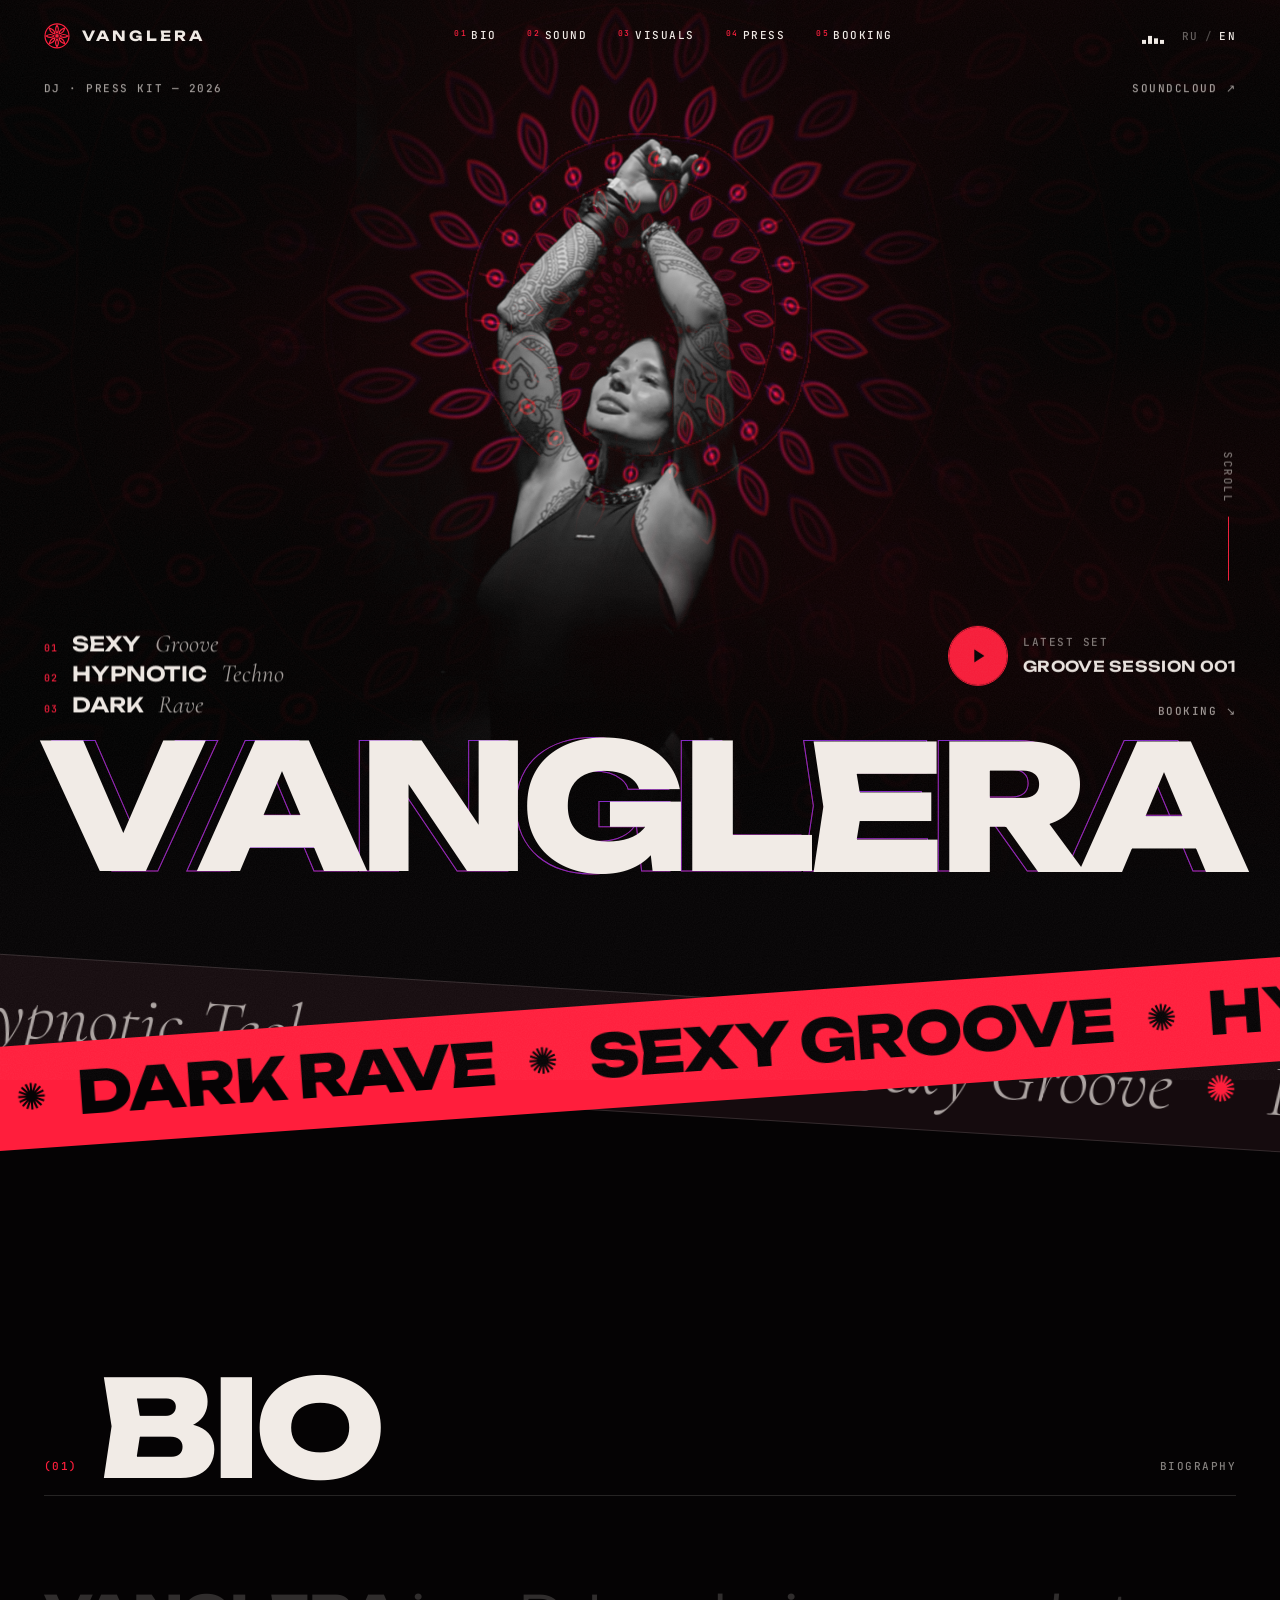
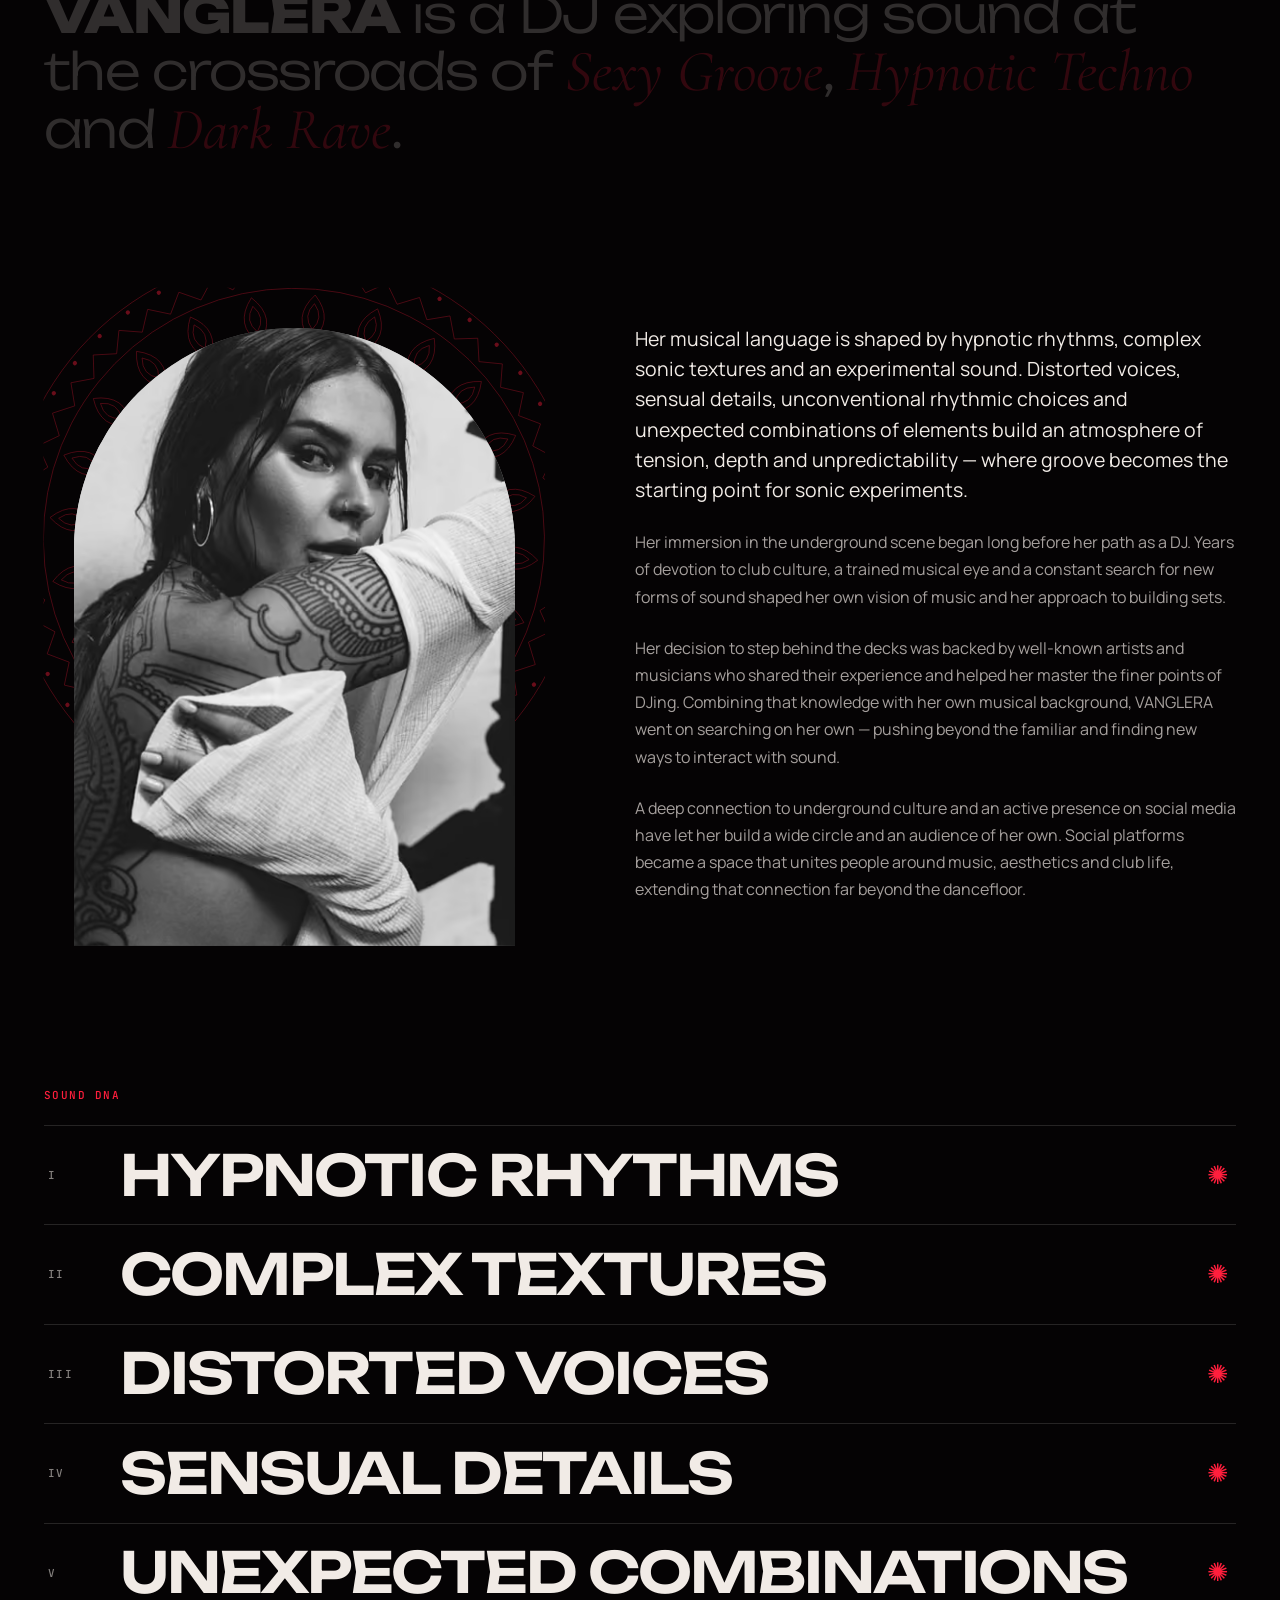
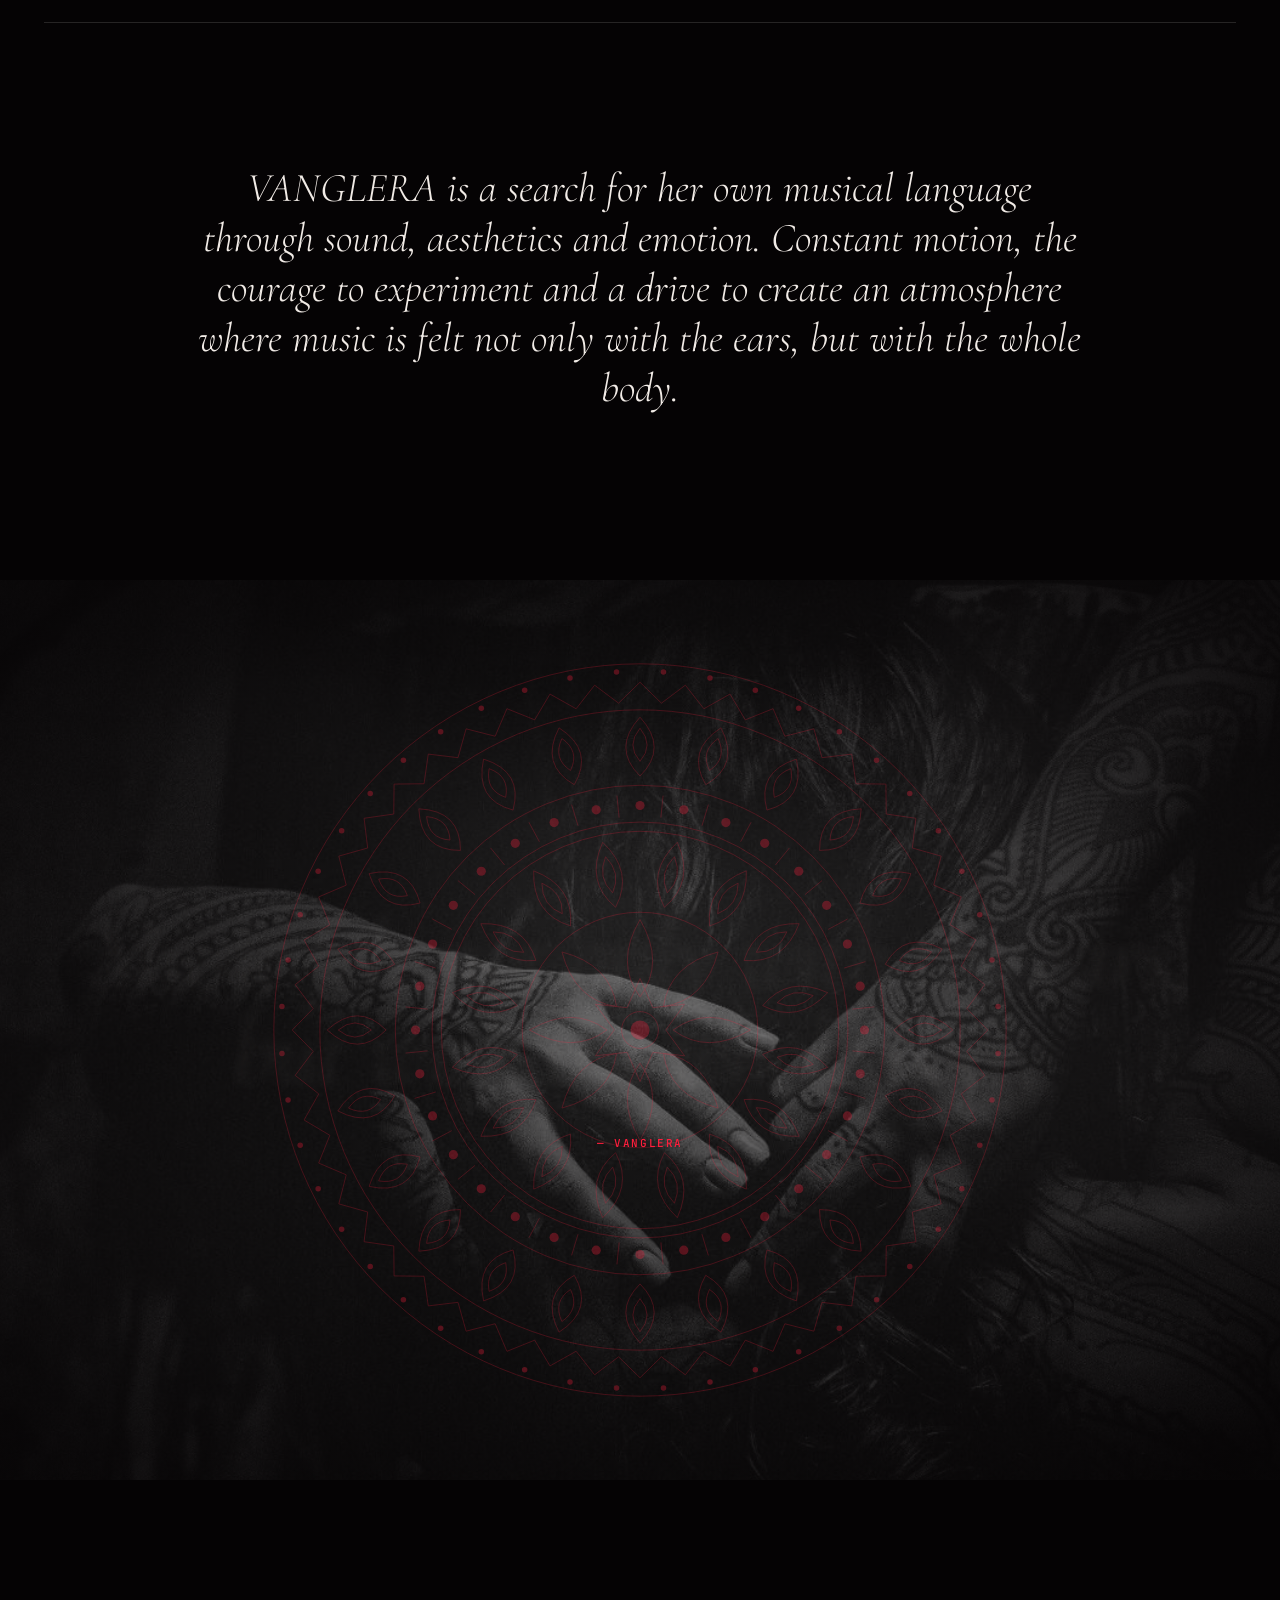
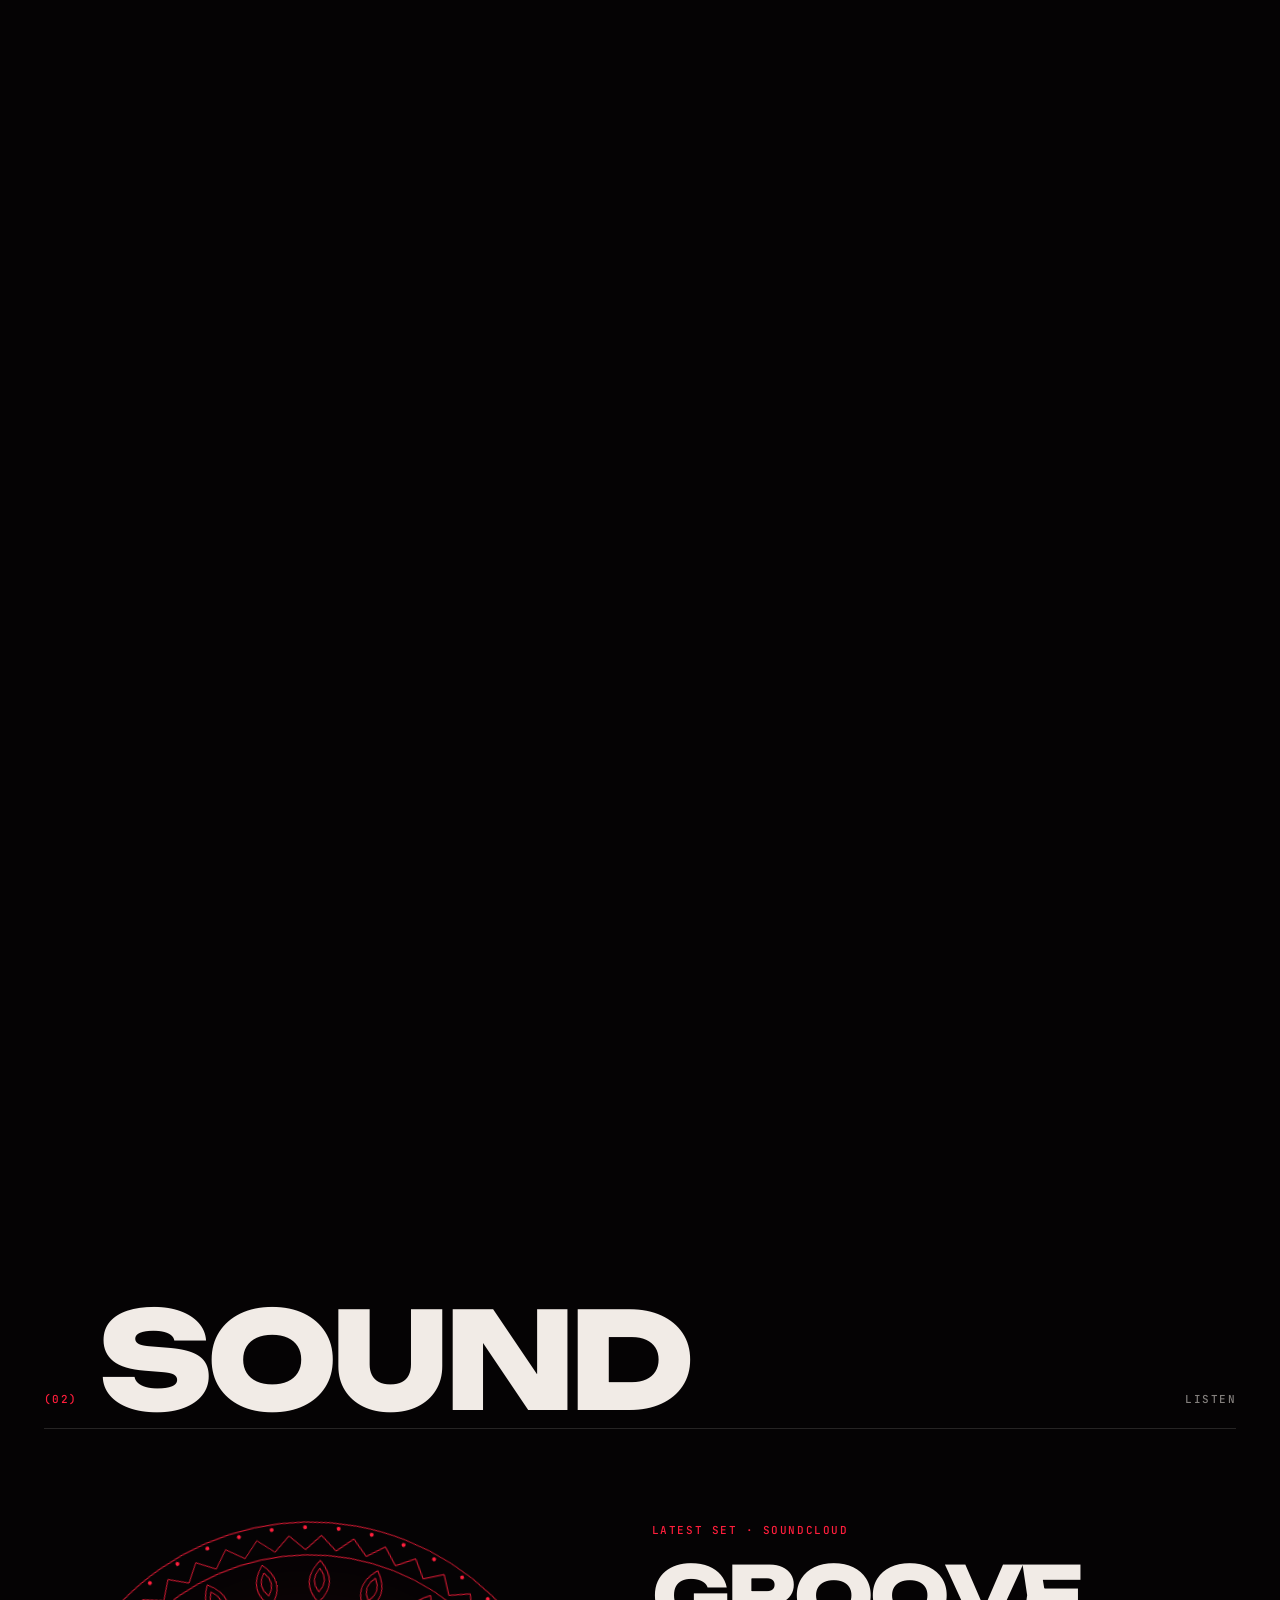
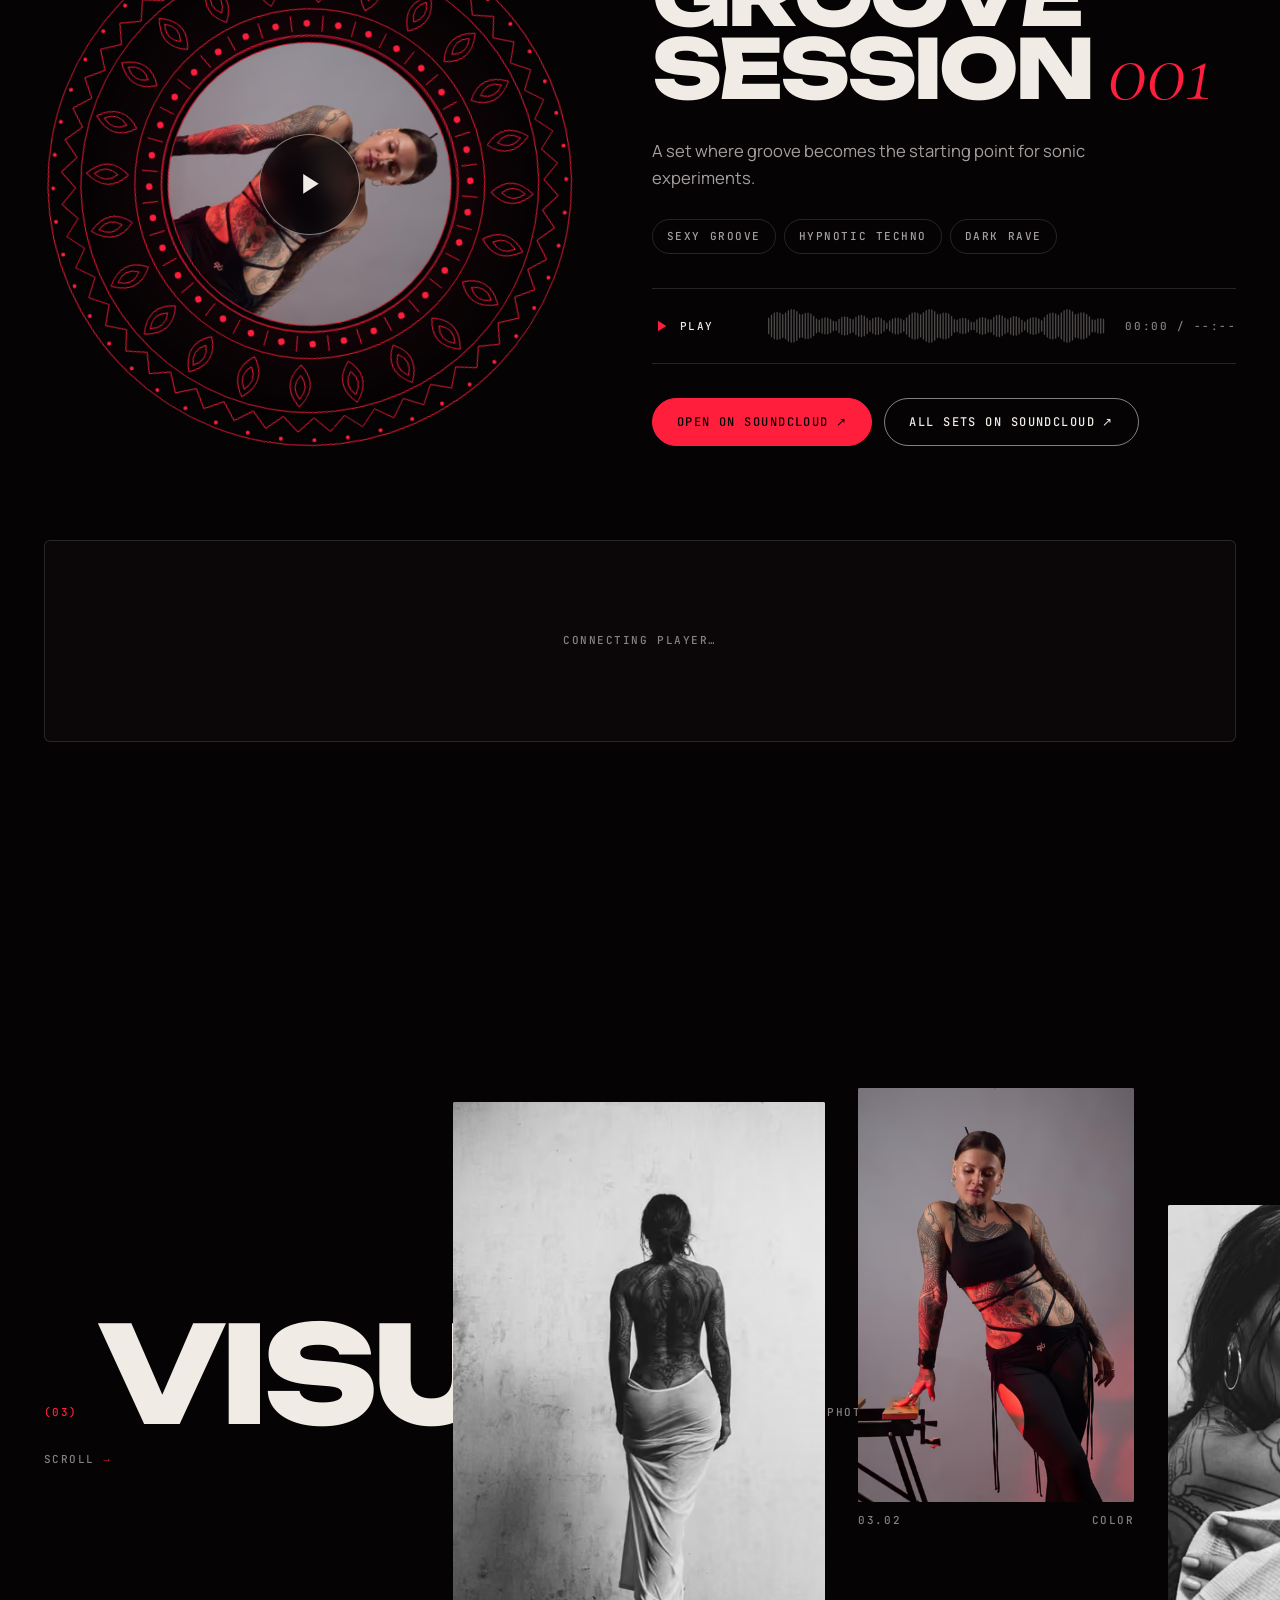
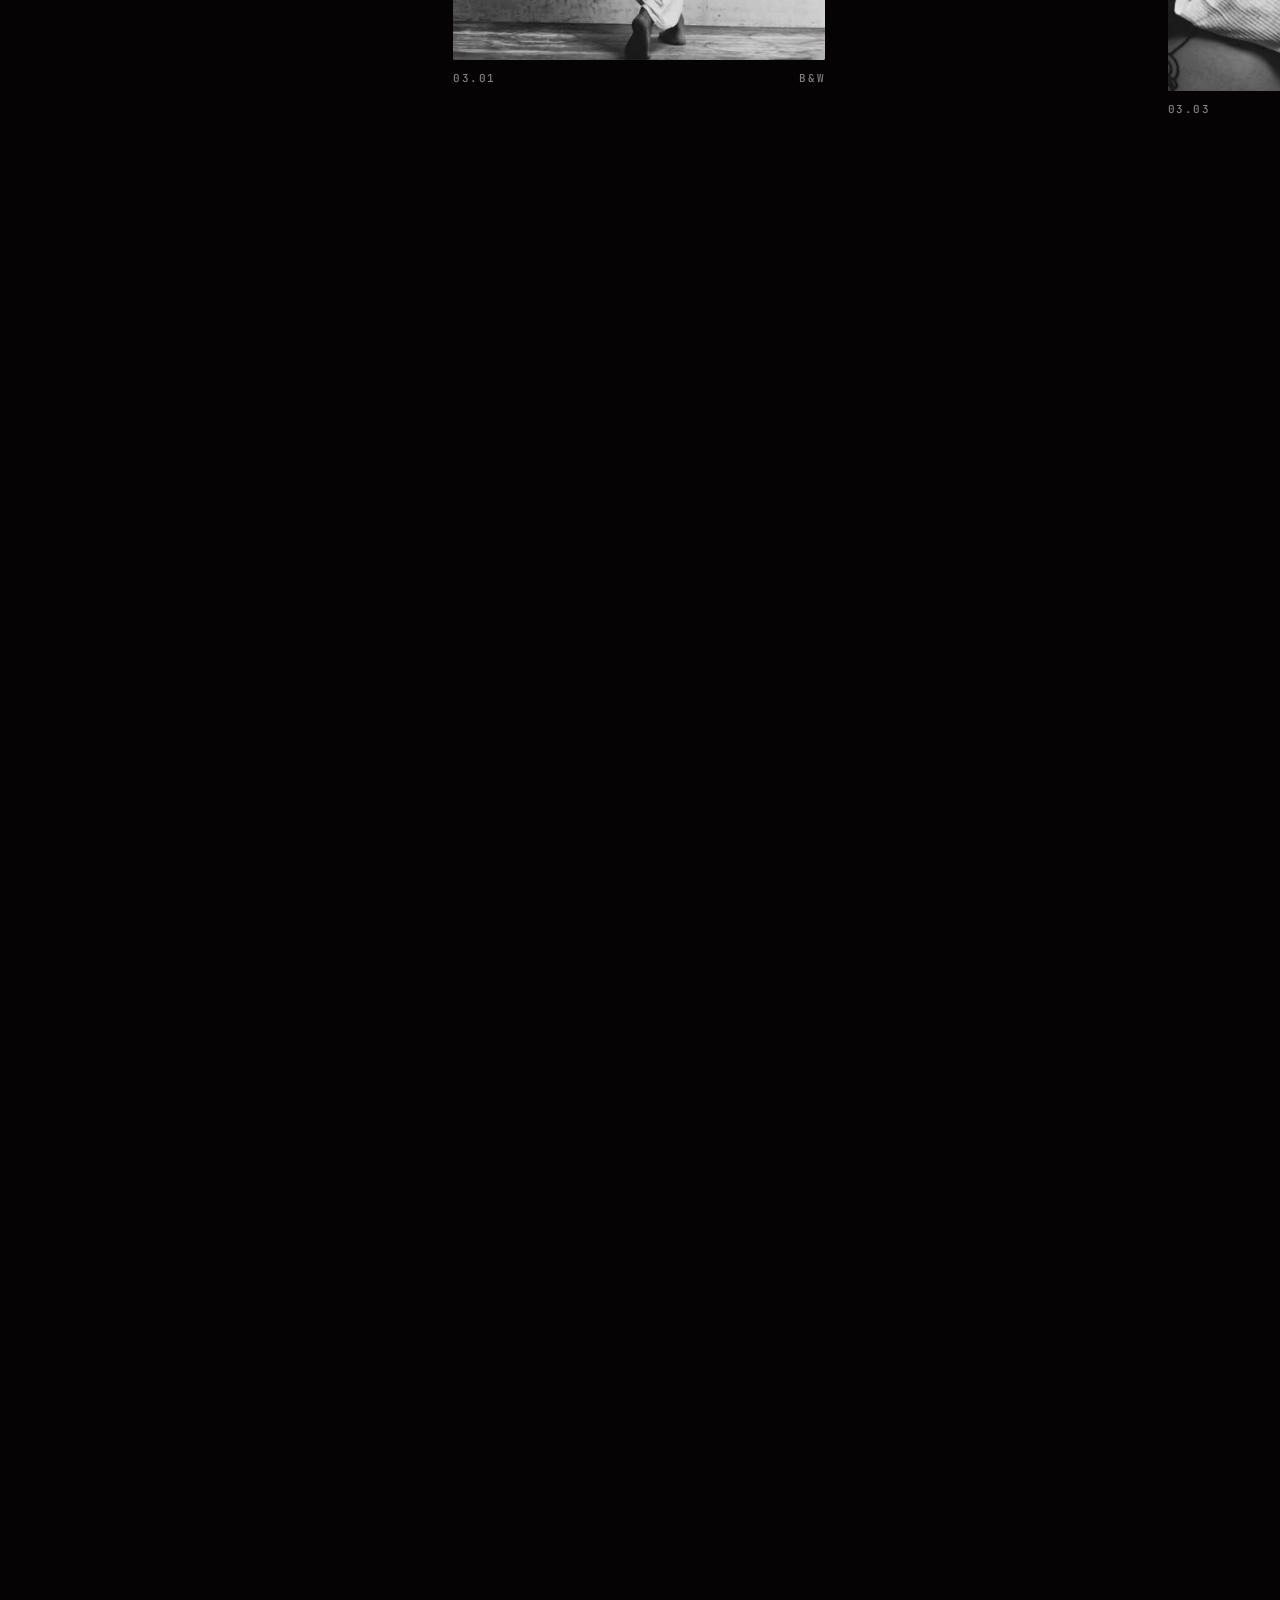
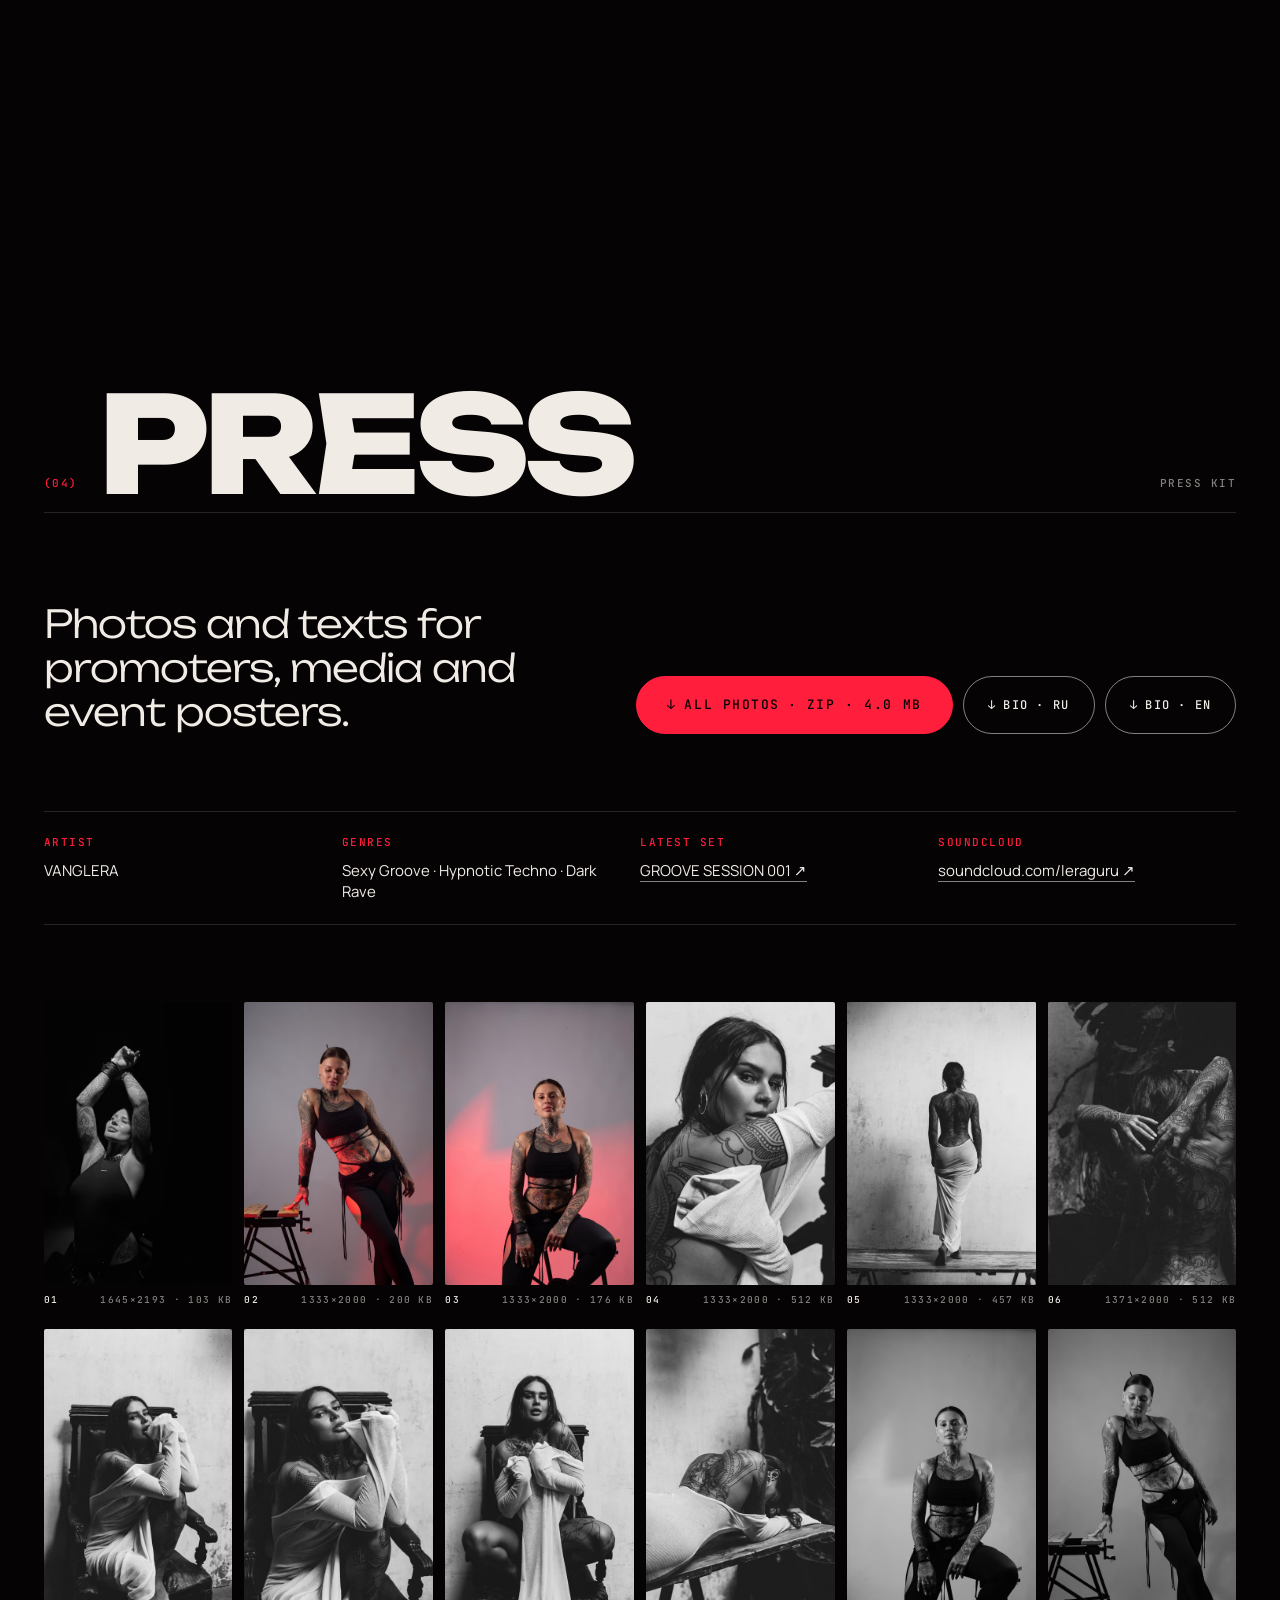
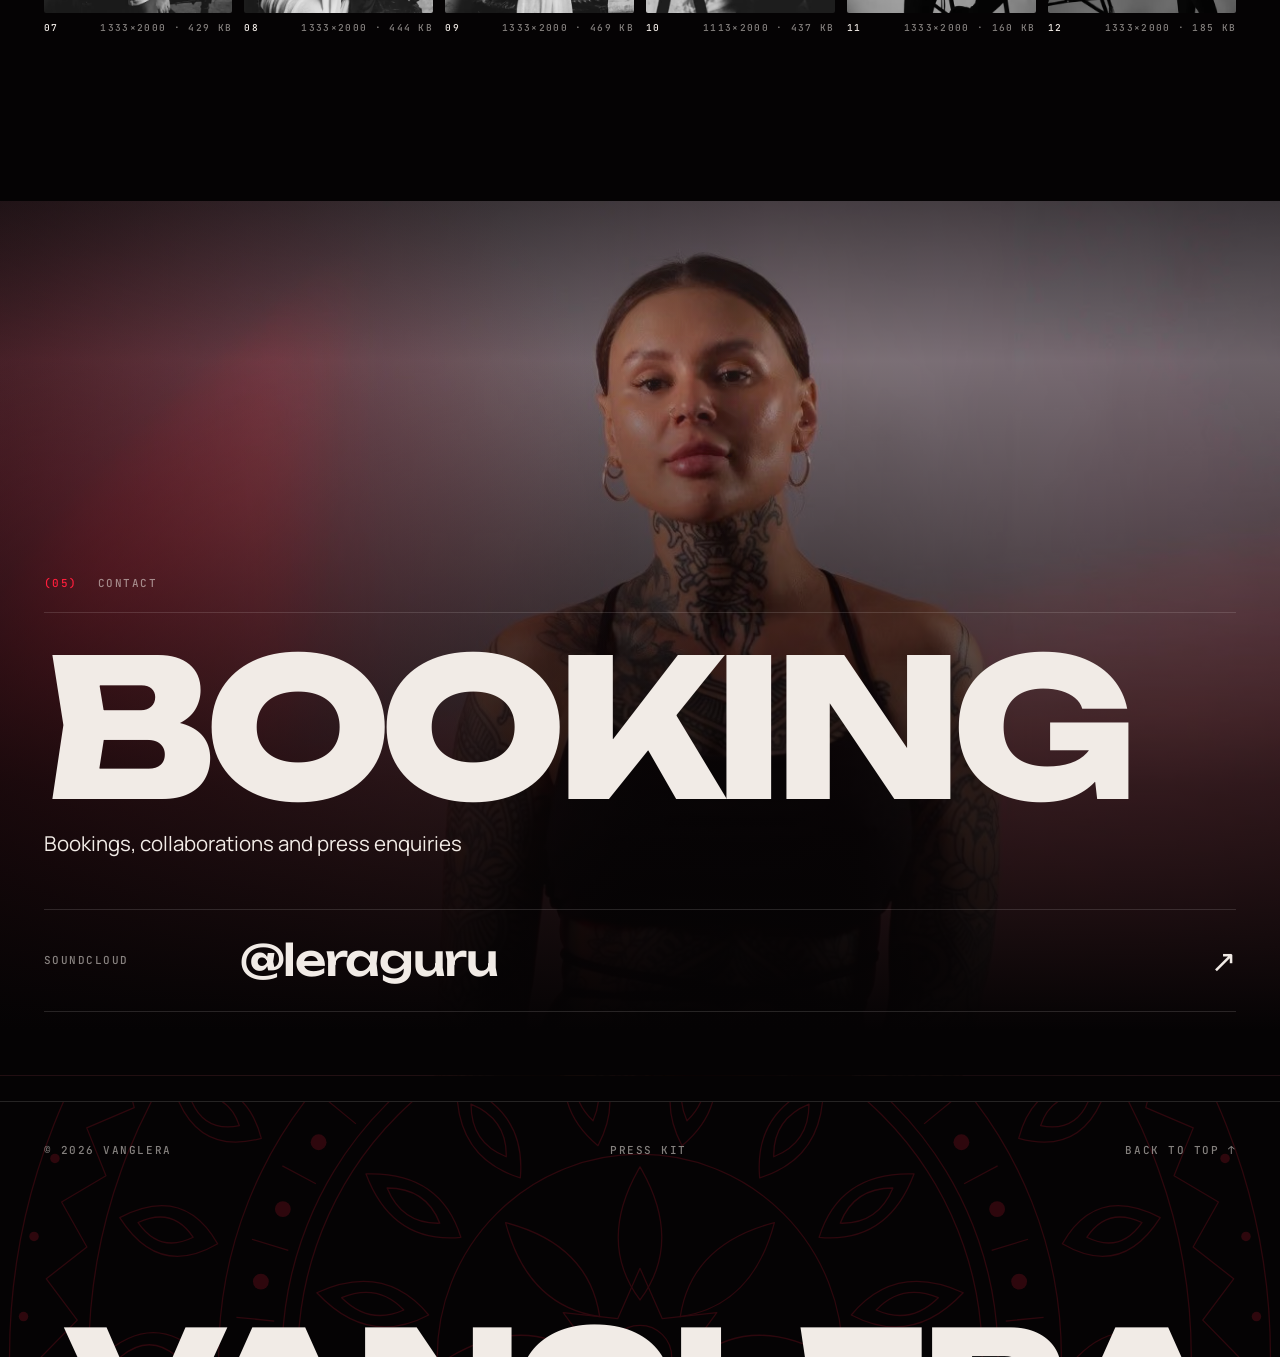
<file: index.html>
<!doctype html>
<html lang="ru" class="no-js">
  <head>
    <meta charset="utf-8" />
    <meta name="viewport" content="width=device-width, initial-scale=1, viewport-fit=cover" />
    <title>VANGLERA — DJ · Пресс-кит</title>
    <meta name="description" content="VANGLERA — DJ на пересечении Sexy Groove, Hypnotic Techno и Dark Rave. Био, сеты, фото и контакты для букинга." />
    <meta name="theme-color" content="#050304" />
    <meta name="color-scheme" content="dark" />
    <link rel="icon" href="favicon.svg" type="image/svg+xml" />
    <link rel="apple-touch-icon" href="apple-touch-icon.png" />
    <meta property="og:type" content="website">
    <meta property="og:site_name" content="VANGLERA">
    <meta property="og:title" content="VANGLERA — DJ · Пресс-кит">
    <meta property="og:description" content="VANGLERA — DJ на пересечении Sexy Groove, Hypnotic Techno и Dark Rave. Био, сеты, фото и контакты для букинга.">
    <meta property="og:image" content="og.jpg">
    <meta property="og:image:width" content="1200">
    <meta property="og:image:height" content="630">
    <meta property="og:locale" content="ru_RU">
    <meta property="og:locale:alternate" content="en_US">
    <meta name="twitter:card" content="summary_large_image">
    <script type="application/ld+json">{"@context":"https://schema.org","@type":"MusicGroup","name":"VANGLERA","description":"VANGLERA — DJ на пересечении Sexy Groove, Hypnotic Techno и Dark Rave. Био, сеты, фото и контакты для букинга.","genre":["Sexy Groove","Hypnotic Techno","Dark Rave"],"sameAs":["https://soundcloud.com/leraguru"]}</script>
    <script>
      document.documentElement.classList.replace('no-js', 'js');
      // Интро всегда начинается с обложки (кроме перехода по якорю)
      if ('scrollRestoration' in history) history.scrollRestoration = 'manual';
    </script>
    <script type="module" crossorigin src="./assets/main-Di8towu5.js"></script>
    <link rel="modulepreload" crossorigin href="./assets/modulepreload-polyfill-P2Xu9kJm.js">
    <link rel="modulepreload" crossorigin href="./assets/vendor-CIlkCAyF.js">
    <link rel="modulepreload" crossorigin href="./assets/shared-D6kLlnoE.js">
    <link rel="stylesheet" crossorigin href="./assets/vendor-fOJvfYOR.css">
    <link rel="stylesheet" crossorigin href="./assets/main-BC1XWxAK.css">
  </head>
  <body>
    <a class="skip" href="#main" data-i18n="a11y.skip">Перейти к содержанию</a>

    <div class="loader" data-loader aria-hidden="true">
      <div class="loader__mandala" data-mandala="full"></div>
      <div class="loader__meta mono">
        <span>VANGLERA</span>
        <span class="loader__count" data-loader-count>000</span>
        <span>Press kit</span>
      </div>
    </div>

    <div class="cursor" aria-hidden="true">
      <div class="cursor__ring"><span class="cursor__label"></span></div>
      <div class="cursor__dot"></div>
    </div>
    <div class="grain" aria-hidden="true"></div>

    <header class="header" data-header>
      <a class="header__logo" href="#top" data-nav-link aria-label="VANGLERA">
        <span class="header__mark" data-mandala="mark"></span>
        <span class="header__name">VANGLERA</span>
      </a>
      <nav class="header__nav" aria-label="VANGLERA">
        <a href="#bio" data-nav-link><sup>01</sup><span data-i18n="nav.bio">Био</span></a>
        <a href="#sound" data-nav-link><sup>02</sup><span data-i18n="nav.sound">Звук</span></a>
        <a href="#visuals" data-nav-link><sup>03</sup><span data-i18n="nav.visuals">Визуал</span></a>
        <a href="#press" data-nav-link><sup>04</sup><span data-i18n="nav.press">Пресса</span></a>
        <a href="#booking" data-nav-link><sup>05</sup><span data-i18n="nav.booking">Букинг</span></a>
      </nav>
      <div class="header__tools">
        <button class="eq" type="button" data-audio-toggle aria-label="Воспроизвести или поставить на паузу GROOVE SESSION 001" data-i18n-aria="sound.toggle">
          <i></i><i></i><i></i><i></i>
        </button>
        <div class="lang mono" role="group" aria-label="Язык сайта" data-i18n-aria="a11y.lang">
          <button type="button" data-lang="ru" aria-pressed="true">RU</button>
          <span aria-hidden="true">/</span>
          <button type="button" data-lang="en" aria-pressed="false">EN</button>
        </div>
        <button class="burger" type="button" data-menu-toggle aria-expanded="false" aria-controls="menu">
          <span class="sr-only" data-i18n="nav.menu">Меню</span><i></i><i></i>
        </button>
      </div>
      <div class="header__progress" data-progress-bar></div>
    </header>

    <div class="menu" id="menu" data-menu inert>
      <div class="menu__mandala" data-mandala="full"></div>
      <nav class="menu__nav" aria-label="Меню">
        <a href="#bio" data-nav-link><sup>01</sup><span data-i18n="nav.bio">Био</span></a>
        <a href="#sound" data-nav-link><sup>02</sup><span data-i18n="nav.sound">Звук</span></a>
        <a href="#visuals" data-nav-link><sup>03</sup><span data-i18n="nav.visuals">Визуал</span></a>
        <a href="#press" data-nav-link><sup>04</sup><span data-i18n="nav.press">Пресса</span></a>
        <a href="#booking" data-nav-link><sup>05</sup><span data-i18n="nav.booking">Букинг</span></a>
      </nav>
      <p class="menu__foot mono">Sexy Groove · Hypnotic Techno · Dark Rave</p>
    </div>

    <main id="main">
      <!-- 00 · HERO -->
      <section class="hero" id="top" data-hero>
        <canvas class="hero__gl" data-hero-gl aria-hidden="true"></canvas>
        <div class="hero__fallback" data-mandala="full" aria-hidden="true"></div>
        <div class="hero__photo" data-hero-photo>
          <picture class="pic hero__pic"><source type="image/avif" srcset="img/p01-480.avif 480w, img/p01-960.avif 960w, img/p01-1600.avif 1600w" sizes="(max-width: 759px) 132vw, max(75svh, 480px)"><source type="image/webp" srcset="img/p01-480.webp 480w, img/p01-960.webp 960w, img/p01-1600.webp 1600w" sizes="(max-width: 759px) 132vw, max(75svh, 480px)"><img src="img/p01-960.webp" width="1645" height="2193" alt="VANGLERA с поднятыми руками в луче света на чёрном фоне" data-i18n-alt="photo.p01" loading="eager" fetchpriority="high" decoding="async"></picture>
        </div>

        <div class="hero__ui">
          <div class="hero__top mono" data-hero-fade>
            <p><span data-i18n="hero.kicker">DJ · Пресс-кит</span> — 2026</p>
            <a href="https://soundcloud.com/leraguru" target="_blank" rel="noopener" data-cursor="link">SoundCloud ↗</a>
          </div>

          <ul class="hero__genres" role="list" data-hero-fade>
            <li><span class="mono">01</span>Sexy <em>Groove</em></li>
            <li><span class="mono">02</span>Hypnotic <em>Techno</em></li>
            <li><span class="mono">03</span>Dark <em>Rave</em></li>
          </ul>

          <div class="hero__cta" data-hero-fade>
            <button class="hero-play" type="button" data-audio-toggle data-cursor="play">
              <span class="hero-play__icon" aria-hidden="true">
                <svg class="i-play" viewBox="0 0 24 24"><path d="M8 5v14l11-7z" /></svg>
                <svg class="i-pause" viewBox="0 0 24 24"><path d="M7 5h4v14H7zM13 5h4v14h-4z" /></svg>
              </span>
              <span class="hero-play__text">
                <span class="mono" data-i18n="hero.latest">Последний сет</span>
                <span class="hero-play__title">GROOVE SESSION 001</span>
              </span>
            </button>
            <a class="hero__booking mono" href="#booking" data-nav-link><span data-i18n="hero.booking">Букинг</span> ↘</a>
          </div>

          <h1 class="hero__title" aria-label="VANGLERA">
            <span class="hero__ghost hero__ghost--a" aria-hidden="true">VANGLERA</span>
            <span class="hero__ghost hero__ghost--b" aria-hidden="true">VANGLERA</span>
            <span class="hero__name" aria-hidden="true">VANGLERA</span>
          </h1>
        </div>

        <div class="hero__scroll mono" data-hero-fade aria-hidden="true">
          <span data-i18n="hero.scroll">Листайте</span><i></i>
        </div>
      </section>

      <!-- MARQUEE -->
      <section class="marquee" aria-label="Sexy Groove · Hypnotic Techno · Dark Rave">
        <div class="marquee__band marquee__band--red" data-marquee="1" aria-hidden="true">
          <div class="marquee__track">
            <span>Sexy Groove</span><i>✺</i><span>Hypnotic Techno</span><i>✺</i><span>Dark Rave</span><i>✺</i>
          </div>
        </div>
        <div class="marquee__band marquee__band--dark" data-marquee="-1" aria-hidden="true">
          <div class="marquee__track">
            <span>Sexy Groove</span><i>✺</i><span>Hypnotic Techno</span><i>✺</i><span>Dark Rave</span><i>✺</i>
          </div>
        </div>
      </section>

      <!-- 01 · BIO -->
      <section class="section bio" id="bio" aria-labelledby="bio-title">
        <header class="section-head">
          <span class="section-head__idx mono">(01)</span>
          <h2 class="section-head__title" id="bio-title" data-scramble>Bio</h2>
          <span class="section-head__label mono" data-i18n="bio.label">Био</span>
          <span class="section-head__line" data-line></span>
        </header>

        <p class="bio__lede" data-i18n="bio.lede" data-scrub-words><b>VANGLERA</b> — DJ, исследующая звучание на&nbsp;пересечении <em>Sexy&nbsp;Groove</em>, <em>Hypnotic&nbsp;Techno</em> и&nbsp;<em>Dark&nbsp;Rave</em>.</p>

        <div class="bio__grid">
          <figure class="bio__figure" data-reveal="clip">
            <div class="bio__arch">
              <picture class="pic bio__pic" style="background-image:url([data-uri])"><source type="image/avif" srcset="img/p04-480.avif 480w, img/p04-960.avif 960w, img/p04-1333.avif 1333w" sizes="(max-width: 899px) 86vw, 34vw"><source type="image/webp" srcset="img/p04-480.webp 480w, img/p04-960.webp 960w, img/p04-1333.webp 1333w" sizes="(max-width: 899px) 86vw, 34vw"><img src="img/p04-960.webp" width="1333" height="2000" alt="Портрет VANGLERA через плечо, орнаментальные татуировки" data-i18n-alt="photo.p04" loading="lazy" decoding="async"></picture>
            </div>
            <div class="bio__orbit" data-mandala="full" aria-hidden="true"></div>
          </figure>
          <div class="bio__text">
            <p class="bio__p bio__p--first" data-i18n="bio.p1" data-reveal="lines">Её музыкальный язык формируют гипнотические ритмы, сложные звуковые текстуры и экспериментальный саунд. Искажённые голоса, чувственные детали, нестандартные ритмические решения и неожиданные сочетания элементов создают атмосферу напряжения, глубины и непредсказуемости, где грув становится отправной точкой для звуковых экспериментов.</p>
            <p class="bio__p" data-i18n="bio.p2" data-reveal="lines">Её погружение в андерграундную сцену началось задолго до диджейского пути. Многолетний интерес к клубной культуре, музыкальная насмотренность и постоянное исследование новых форм звучания сформировали собственное видение музыки и подход к созданию сетов.</p>
            <p class="bio__p" data-i18n="bio.p3" data-reveal="lines">Решение встать за пульт получило поддержку известных артистов и музыкантов, которые делились опытом и помогли освоить тонкости диджеинга. Соединив полученные знания с личным музыкальным опытом, VANGLERA продолжила самостоятельный поиск, стремясь выходить за рамки привычного и находить новые способы взаимодействия со звуком.</p>
            <p class="bio__p" data-i18n="bio.p4" data-reveal="lines">Глубокая связь с андерграундной культурой и активное присутствие в социальных сетях позволили ей сформировать широкое окружение и собственную аудиторию. Социальные платформы стали пространством для объединения людей вокруг музыки, эстетики и клубной жизни, расширяя эту связь далеко за пределы танцпола.</p>
          </div>
        </div>

        <div class="dna">
          <h3 class="dna__title mono" data-i18n="bio.dna">Звуковая ДНК</h3>
          <ol class="dna__list" role="list">
            <li class="dna__item"><span class="dna__no mono">I</span><span class="dna__text" data-i18n="bio.dna.1">Гипнотические ритмы</span><span class="dna__star" aria-hidden="true">✺</span></li>
            <li class="dna__item"><span class="dna__no mono">II</span><span class="dna__text" data-i18n="bio.dna.2">Сложные текстуры</span><span class="dna__star" aria-hidden="true">✺</span></li>
            <li class="dna__item"><span class="dna__no mono">III</span><span class="dna__text" data-i18n="bio.dna.3">Искажённые голоса</span><span class="dna__star" aria-hidden="true">✺</span></li>
            <li class="dna__item"><span class="dna__no mono">IV</span><span class="dna__text" data-i18n="bio.dna.4">Чувственные детали</span><span class="dna__star" aria-hidden="true">✺</span></li>
            <li class="dna__item"><span class="dna__no mono">V</span><span class="dna__text" data-i18n="bio.dna.5">Неожиданные сочетания</span><span class="dna__star" aria-hidden="true">✺</span></li>
          </ol>
        </div>

        <p class="bio__outro" data-i18n="bio.p5" data-reveal="lines">VANGLERA — это поиск собственного музыкального языка через звук, эстетику и эмоции. Постоянное движение, смелость эксперимента и стремление создавать атмосферу, в которой музыка ощущается не только слухом, но и всем телом.</p>
      </section>

      <!-- QUOTE -->
      <section class="quote" data-quote>
        <div class="quote__bg" data-quote-bg>
          <picture class="pic quote__pic" style="background-image:url([data-uri])"><source type="image/avif" srcset="img/p06-480.avif 480w, img/p06-960.avif 960w, img/p06-1371.avif 1371w" sizes="100vw"><source type="image/webp" srcset="img/p06-480.webp 480w, img/p06-960.webp 960w, img/p06-1371.webp 1371w" sizes="100vw"><img src="img/p06-960.webp" width="1371" height="2000" alt="Руки с орнаментальными татуировками в полумраке" data-i18n-alt="photo.p06" loading="lazy" decoding="async"></picture>
        </div>
        <div class="quote__mandala" data-mandala="full" aria-hidden="true"></div>
        <blockquote class="quote__body">
          <p class="quote__text" data-i18n="quote.text" data-quote-text>Музыка ощущается не&nbsp;только слухом, но&nbsp;и&nbsp;всем&nbsp;телом</p>
          <footer class="quote__sign mono">— VANGLERA</footer>
        </blockquote>
      </section>

      <!-- 02 · SOUND -->
      <section class="section sound" id="sound" aria-labelledby="sound-title" data-player>
        <header class="section-head">
          <span class="section-head__idx mono">(02)</span>
          <h2 class="section-head__title" data-scramble>Sound</h2>
          <span class="section-head__label mono" data-i18n="sound.label">Звук</span>
          <span class="section-head__line" data-line></span>
        </header>

        <div class="sound__grid">
          <div class="disc" data-disc>
            <div class="disc__spin" data-disc-spin>
              <div class="disc__mandala" data-mandala="full"></div>
              <div class="disc__label">
                <picture class="pic disc__pic" style="background-image:url([data-uri])"><source type="image/avif" srcset="img/p02-480.avif 480w, img/p02-960.avif 960w, img/p02-1333.avif 1333w" sizes="(max-width: 899px) 34vw, 13vw"><source type="image/webp" srcset="img/p02-480.webp 480w, img/p02-960.webp 960w, img/p02-1333.webp 1333w" sizes="(max-width: 899px) 34vw, 13vw"><img src="img/p02-960.webp" width="1333" height="2000" alt="VANGLERA в красном свете, опирается на верстак" data-i18n-alt="photo.p02" loading="lazy" decoding="async"></picture>
              </div>
            </div>
            <button class="disc__play" type="button" data-audio-toggle data-cursor="play" aria-label="Воспроизвести или поставить на паузу GROOVE SESSION 001" data-i18n-aria="sound.toggle">
              <svg class="i-play" viewBox="0 0 24 24" aria-hidden="true"><path d="M8 5v14l11-7z" /></svg>
              <svg class="i-pause" viewBox="0 0 24 24" aria-hidden="true"><path d="M7 5h4v14H7zM13 5h4v14h-4z" /></svg>
            </button>
          </div>

          <div class="sound__info">
            <p class="sound__kicker mono" data-i18n="sound.kicker">Последний сет · SoundCloud</p>
            <h3 class="sound__title" id="sound-title" data-split-chars>Groove <br />Session <em>001</em></h3>
            <p class="sound__desc" data-i18n="sound.desc" data-reveal="lines">Сет, в&nbsp;котором грув становится отправной точкой для звуковых экспериментов.</p>
            <ul class="tags mono" role="list">
              <li>Sexy Groove</li>
              <li>Hypnotic Techno</li>
              <li>Dark Rave</li>
            </ul>

            <div class="track">
              <button class="track__btn" type="button" data-audio-toggle>
                <svg class="i-play" viewBox="0 0 24 24" aria-hidden="true"><path d="M8 5v14l11-7z" /></svg>
                <svg class="i-pause" viewBox="0 0 24 24" aria-hidden="true"><path d="M7 5h4v14H7zM13 5h4v14h-4z" /></svg>
                <span class="track__state mono"><span class="when-paused" data-i18n="sound.play">Слушать</span><span class="when-playing" data-i18n="sound.pause">Пауза</span></span>
              </button>
              <div class="track__bar" data-seek role="slider" tabindex="0" aria-label="Позиция воспроизведения" data-i18n-aria="sound.seek" aria-valuemin="0" aria-valuemax="100" aria-valuenow="0">
                <div class="track__fill" data-seek-fill></div>
                <div class="track__wave" aria-hidden="true"></div>
              </div>
              <span class="track__time mono"><span data-time-cur>00:00</span> / <span data-time-dur>--:--</span></span>
            </div>

            <div class="sound__links">
              <a class="btn btn--red" href="https://soundcloud.com/leraguru/groove-session-001" target="_blank" rel="noopener" data-magnetic data-cursor="link"><span data-i18n="sound.open">Открыть в SoundCloud</span> ↗</a>
              <a class="btn" href="https://soundcloud.com/leraguru" target="_blank" rel="noopener" data-magnetic data-cursor="link"><span data-i18n="sound.profile">Все сеты на SoundCloud</span> ↗</a>
            </div>
          </div>
        </div>

        <div class="embed" data-embed>
          <p class="embed__status mono" data-i18n="sound.loading">Подключаем плеер…</p>
          <iframe class="embed__frame" title="GROOVE SESSION 001 — SoundCloud" data-src="https://w.soundcloud.com/player/?url=https%3A//api.soundcloud.com/tracks/soundcloud%253Atracks%253A2416236252&color=%23ff1e3c&auto_play=false&hide_related=true&show_comments=false&show_user=true&show_reposts=false&show_teaser=false&visual=true" allow="autoplay; encrypted-media" scrolling="no"></iframe>
        </div>
      </section>

      <!-- 03 · VISUALS -->
      <section class="visuals" id="visuals" aria-labelledby="visuals-title" data-visuals>
        <div class="visuals__inner">
          <header class="visuals__head">
            <div class="section-head">
              <span class="section-head__idx mono">(03)</span>
              <h2 class="section-head__title" id="visuals-title" data-scramble>Visuals</h2>
              <span class="section-head__label mono" data-i18n="visuals.label">Визуал</span>
            </div>
            <p class="visuals__hint mono"><span data-i18n="visuals.hint">Листайте</span> <i aria-hidden="true">→</i></p>
          </header>
          <ul class="gallery__track" role="list" data-gallery-track><li class="gallery__item" style="--i:0"><button class="gallery__btn" type="button" data-lightbox-open="0" data-id="p05" data-cursor="view"><span class="gallery__frame"><picture class="pic gallery__pic" style="background-image:url([data-uri])"><source type="image/avif" srcset="img/p05-480.avif 480w, img/p05-960.avif 960w, img/p05-1333.avif 1333w" sizes="(max-width: 899px) 46vw, 34svh"><source type="image/webp" srcset="img/p05-480.webp 480w, img/p05-960.webp 960w, img/p05-1333.webp 1333w" sizes="(max-width: 899px) 46vw, 34svh"><img src="img/p05-960.webp" width="1333" height="2000" alt="VANGLERA спиной, татуировка во всю спину" data-i18n-alt="photo.p05" loading="lazy" decoding="async"></picture></span></button><span class="gallery__meta mono"><span>03.01</span><span>B&amp;W</span></span></li><li class="gallery__item" style="--i:1"><button class="gallery__btn" type="button" data-lightbox-open="1" data-id="p02" data-cursor="view"><span class="gallery__frame"><picture class="pic gallery__pic" style="background-image:url([data-uri])"><source type="image/avif" srcset="img/p02-480.avif 480w, img/p02-960.avif 960w, img/p02-1333.avif 1333w" sizes="(max-width: 899px) 46vw, 34svh"><source type="image/webp" srcset="img/p02-480.webp 480w, img/p02-960.webp 960w, img/p02-1333.webp 1333w" sizes="(max-width: 899px) 46vw, 34svh"><img src="img/p02-960.webp" width="1333" height="2000" alt="VANGLERA в красном свете, опирается на верстак" data-i18n-alt="photo.p02" loading="lazy" decoding="async"></picture></span></button><span class="gallery__meta mono"><span>03.02</span><span>Color</span></span></li><li class="gallery__item" style="--i:2"><button class="gallery__btn" type="button" data-lightbox-open="2" data-id="p04" data-cursor="view"><span class="gallery__frame"><picture class="pic gallery__pic" style="background-image:url([data-uri])"><source type="image/avif" srcset="img/p04-480.avif 480w, img/p04-960.avif 960w, img/p04-1333.avif 1333w" sizes="(max-width: 899px) 46vw, 34svh"><source type="image/webp" srcset="img/p04-480.webp 480w, img/p04-960.webp 960w, img/p04-1333.webp 1333w" sizes="(max-width: 899px) 46vw, 34svh"><img src="img/p04-960.webp" width="1333" height="2000" alt="Портрет VANGLERA через плечо, орнаментальные татуировки" data-i18n-alt="photo.p04" loading="lazy" decoding="async"></picture></span></button><span class="gallery__meta mono"><span>03.03</span><span>B&amp;W</span></span></li><li class="gallery__item" style="--i:3"><button class="gallery__btn" type="button" data-lightbox-open="3" data-id="p06" data-cursor="view"><span class="gallery__frame"><picture class="pic gallery__pic" style="background-image:url([data-uri])"><source type="image/avif" srcset="img/p06-480.avif 480w, img/p06-960.avif 960w, img/p06-1371.avif 1371w" sizes="(max-width: 899px) 46vw, 34svh"><source type="image/webp" srcset="img/p06-480.webp 480w, img/p06-960.webp 960w, img/p06-1371.webp 1371w" sizes="(max-width: 899px) 46vw, 34svh"><img src="img/p06-960.webp" width="1371" height="2000" alt="Руки с орнаментальными татуировками в полумраке" data-i18n-alt="photo.p06" loading="lazy" decoding="async"></picture></span></button><span class="gallery__meta mono"><span>03.04</span><span>B&amp;W</span></span></li><li class="gallery__item" style="--i:4"><button class="gallery__btn" type="button" data-lightbox-open="4" data-id="p07" data-cursor="view"><span class="gallery__frame"><picture class="pic gallery__pic" style="background-image:url([data-uri])"><source type="image/avif" srcset="img/p07-480.avif 480w, img/p07-960.avif 960w, img/p07-1333.avif 1333w" sizes="(max-width: 899px) 46vw, 34svh"><source type="image/webp" srcset="img/p07-480.webp 480w, img/p07-960.webp 960w, img/p07-1333.webp 1333w" sizes="(max-width: 899px) 46vw, 34svh"><img src="img/p07-960.webp" width="1333" height="2000" alt="VANGLERA в старинном кресле, чёрно-белое фото" data-i18n-alt="photo.p07" loading="lazy" decoding="async"></picture></span></button><span class="gallery__meta mono"><span>03.05</span><span>B&amp;W</span></span></li><li class="gallery__item" style="--i:5"><button class="gallery__btn" type="button" data-lightbox-open="5" data-id="p03" data-cursor="view"><span class="gallery__frame"><picture class="pic gallery__pic" style="background-image:url([data-uri])"><source type="image/avif" srcset="img/p03-480.avif 480w, img/p03-960.avif 960w, img/p03-1333.avif 1333w" sizes="(max-width: 899px) 46vw, 34svh"><source type="image/webp" srcset="img/p03-480.webp 480w, img/p03-960.webp 960w, img/p03-1333.webp 1333w" sizes="(max-width: 899px) 46vw, 34svh"><img src="img/p03-960.webp" width="1333" height="2000" alt="VANGLERA сидит на стуле на розово-красном фоне" data-i18n-alt="photo.p03" loading="lazy" decoding="async"></picture></span></button><span class="gallery__meta mono"><span>03.06</span><span>Color</span></span></li><li class="gallery__item" style="--i:6"><button class="gallery__btn" type="button" data-lightbox-open="6" data-id="p10" data-cursor="view"><span class="gallery__frame"><picture class="pic gallery__pic" style="background-image:url([data-uri])"><source type="image/avif" srcset="img/p10-480.avif 480w, img/p10-960.avif 960w, img/p10-1113.avif 1113w" sizes="(max-width: 899px) 46vw, 34svh"><source type="image/webp" srcset="img/p10-480.webp 480w, img/p10-960.webp 960w, img/p10-1113.webp 1113w" sizes="(max-width: 899px) 46vw, 34svh"><img src="img/p10-960.webp" width="1113" height="2000" alt="VANGLERA лежит на деревянном столе, татуировка на спине" data-i18n-alt="photo.p10" loading="lazy" decoding="async"></picture></span></button><span class="gallery__meta mono"><span>03.07</span><span>B&amp;W</span></span></li><li class="gallery__item" style="--i:7"><button class="gallery__btn" type="button" data-lightbox-open="7" data-id="p08" data-cursor="view"><span class="gallery__frame"><picture class="pic gallery__pic" style="background-image:url([data-uri])"><source type="image/avif" srcset="img/p08-480.avif 480w, img/p08-960.avif 960w, img/p08-1333.avif 1333w" sizes="(max-width: 899px) 46vw, 34svh"><source type="image/webp" srcset="img/p08-480.webp 480w, img/p08-960.webp 960w, img/p08-1333.webp 1333w" sizes="(max-width: 899px) 46vw, 34svh"><img src="img/p08-960.webp" width="1333" height="2000" alt="VANGLERA в кресле, рукав свитера у губ" data-i18n-alt="photo.p08" loading="lazy" decoding="async"></picture></span></button><span class="gallery__meta mono"><span>03.08</span><span>B&amp;W</span></span></li><li class="gallery__item" style="--i:8"><button class="gallery__btn" type="button" data-lightbox-open="8" data-id="p12" data-cursor="view"><span class="gallery__frame"><picture class="pic gallery__pic" style="background-image:url([data-uri])"><source type="image/avif" srcset="img/p12-480.avif 480w, img/p12-960.avif 960w, img/p12-1333.avif 1333w" sizes="(max-width: 899px) 46vw, 34svh"><source type="image/webp" srcset="img/p12-480.webp 480w, img/p12-960.webp 960w, img/p12-1333.webp 1333w" sizes="(max-width: 899px) 46vw, 34svh"><img src="img/p12-960.webp" width="1333" height="2000" alt="VANGLERA в студии, опирается на верстак, чёрно-белое фото" data-i18n-alt="photo.p12" loading="lazy" decoding="async"></picture></span></button><span class="gallery__meta mono"><span>03.09</span><span>B&amp;W</span></span></li><li class="gallery__item" style="--i:9"><button class="gallery__btn" type="button" data-lightbox-open="9" data-id="p09" data-cursor="view"><span class="gallery__frame"><picture class="pic gallery__pic" style="background-image:url([data-uri])"><source type="image/avif" srcset="img/p09-480.avif 480w, img/p09-960.avif 960w, img/p09-1333.avif 1333w" sizes="(max-width: 899px) 46vw, 34svh"><source type="image/webp" srcset="img/p09-480.webp 480w, img/p09-960.webp 960w, img/p09-1333.webp 1333w" sizes="(max-width: 899px) 46vw, 34svh"><img src="img/p09-960.webp" width="1333" height="2000" alt="VANGLERA в кресле с белой тканью" data-i18n-alt="photo.p09" loading="lazy" decoding="async"></picture></span></button><span class="gallery__meta mono"><span>03.10</span><span>B&amp;W</span></span></li><li class="gallery__item" style="--i:10"><button class="gallery__btn" type="button" data-lightbox-open="10" data-id="p11" data-cursor="view"><span class="gallery__frame"><picture class="pic gallery__pic" style="background-image:url([data-uri])"><source type="image/avif" srcset="img/p11-480.avif 480w, img/p11-960.avif 960w, img/p11-1333.avif 1333w" sizes="(max-width: 899px) 46vw, 34svh"><source type="image/webp" srcset="img/p11-480.webp 480w, img/p11-960.webp 960w, img/p11-1333.webp 1333w" sizes="(max-width: 899px) 46vw, 34svh"><img src="img/p11-960.webp" width="1333" height="2000" alt="VANGLERA на стуле в студии, чёрно-белое фото" data-i18n-alt="photo.p11" loading="lazy" decoding="async"></picture></span></button><span class="gallery__meta mono"><span>03.11</span><span>B&amp;W</span></span></li></ul>
        </div>
      </section>

      <!-- 04 · PRESS -->
      <section class="section press" id="press" aria-labelledby="press-title">
        <header class="section-head">
          <span class="section-head__idx mono">(04)</span>
          <h2 class="section-head__title" id="press-title" data-scramble>Press</h2>
          <span class="section-head__label mono" data-i18n="press.label">Пресса</span>
          <span class="section-head__line" data-line></span>
        </header>

        <div class="press__top">
          <p class="press__text" data-i18n="press.text" data-reveal="lines">Фото и&nbsp;тексты для промоутеров, медиа и&nbsp;афиш.</p>
          <div class="press__actions">
            <a class="btn btn--red btn--big" href="press/VANGLERA_press_photos.zip" download data-magnetic data-cursor="download">
              <span aria-hidden="true">↓</span> <span data-i18n="press.zip">Все фото</span> · ZIP · 4.0 MB
            </a>
            <a class="btn" href="press/VANGLERA_bio_ru.txt" download data-magnetic data-cursor="download"><span aria-hidden="true">↓</span> <span data-i18n="press.bio">Био</span> · RU</a>
            <a class="btn" href="press/VANGLERA_bio_en.txt" download data-magnetic data-cursor="download"><span aria-hidden="true">↓</span> <span data-i18n="press.bio">Био</span> · EN</a>
          </div>
        </div>

        <dl class="facts">
          <div class="facts__row"><dt class="mono" data-i18n="press.fact.artist">Артист</dt><dd>VANGLERA</dd></div>
          <div class="facts__row"><dt class="mono" data-i18n="press.fact.genres">Жанры</dt><dd>Sexy Groove · Hypnotic Techno · Dark Rave</dd></div>
          <div class="facts__row"><dt class="mono" data-i18n="press.fact.latest">Последний сет</dt><dd><a href="https://soundcloud.com/leraguru/groove-session-001" target="_blank" rel="noopener" data-cursor="link">GROOVE SESSION 001 ↗</a></dd></div>
          <div class="facts__row"><dt class="mono" data-i18n="press.fact.sc">SoundCloud</dt><dd><a href="https://soundcloud.com/leraguru" target="_blank" rel="noopener" data-cursor="link">soundcloud.com/leraguru ↗</a></dd></div>
        </dl>

        <ul class="press__grid" role="list"><li class="press__item"><a class="press__link" href="press/VANGLERA_01.jpg" download data-cursor="download"><span class="press__thumb"><picture class="pic press__pic" style="background-image:url([data-uri])"><source type="image/avif" srcset="img/p01-480.avif 480w, img/p01-960.avif 960w, img/p01-1600.avif 1600w" sizes="(max-width: 599px) 44vw, (max-width: 1099px) 22vw, 15vw"><source type="image/webp" srcset="img/p01-480.webp 480w, img/p01-960.webp 960w, img/p01-1600.webp 1600w" sizes="(max-width: 599px) 44vw, (max-width: 1099px) 22vw, 15vw"><img src="img/p01-960.webp" width="1645" height="2193" alt="VANGLERA с поднятыми руками в луче света на чёрном фоне" data-i18n-alt="photo.p01" loading="lazy" decoding="async"></picture></span><span class="press__info mono"><span class="press__no">01</span><span>1645×2193 · 103 KB</span></span><span class="press__dl mono"><span data-i18n="press.download">Скачать</span> ↓</span></a></li><li class="press__item"><a class="press__link" href="press/VANGLERA_02.jpg" download data-cursor="download"><span class="press__thumb"><picture class="pic press__pic" style="background-image:url([data-uri])"><source type="image/avif" srcset="img/p02-480.avif 480w, img/p02-960.avif 960w, img/p02-1333.avif 1333w" sizes="(max-width: 599px) 44vw, (max-width: 1099px) 22vw, 15vw"><source type="image/webp" srcset="img/p02-480.webp 480w, img/p02-960.webp 960w, img/p02-1333.webp 1333w" sizes="(max-width: 599px) 44vw, (max-width: 1099px) 22vw, 15vw"><img src="img/p02-960.webp" width="1333" height="2000" alt="VANGLERA в красном свете, опирается на верстак" data-i18n-alt="photo.p02" loading="lazy" decoding="async"></picture></span><span class="press__info mono"><span class="press__no">02</span><span>1333×2000 · 200 KB</span></span><span class="press__dl mono"><span data-i18n="press.download">Скачать</span> ↓</span></a></li><li class="press__item"><a class="press__link" href="press/VANGLERA_03.jpg" download data-cursor="download"><span class="press__thumb"><picture class="pic press__pic" style="background-image:url([data-uri])"><source type="image/avif" srcset="img/p03-480.avif 480w, img/p03-960.avif 960w, img/p03-1333.avif 1333w" sizes="(max-width: 599px) 44vw, (max-width: 1099px) 22vw, 15vw"><source type="image/webp" srcset="img/p03-480.webp 480w, img/p03-960.webp 960w, img/p03-1333.webp 1333w" sizes="(max-width: 599px) 44vw, (max-width: 1099px) 22vw, 15vw"><img src="img/p03-960.webp" width="1333" height="2000" alt="VANGLERA сидит на стуле на розово-красном фоне" data-i18n-alt="photo.p03" loading="lazy" decoding="async"></picture></span><span class="press__info mono"><span class="press__no">03</span><span>1333×2000 · 176 KB</span></span><span class="press__dl mono"><span data-i18n="press.download">Скачать</span> ↓</span></a></li><li class="press__item"><a class="press__link" href="press/VANGLERA_04.jpg" download data-cursor="download"><span class="press__thumb"><picture class="pic press__pic" style="background-image:url([data-uri])"><source type="image/avif" srcset="img/p04-480.avif 480w, img/p04-960.avif 960w, img/p04-1333.avif 1333w" sizes="(max-width: 599px) 44vw, (max-width: 1099px) 22vw, 15vw"><source type="image/webp" srcset="img/p04-480.webp 480w, img/p04-960.webp 960w, img/p04-1333.webp 1333w" sizes="(max-width: 599px) 44vw, (max-width: 1099px) 22vw, 15vw"><img src="img/p04-960.webp" width="1333" height="2000" alt="Портрет VANGLERA через плечо, орнаментальные татуировки" data-i18n-alt="photo.p04" loading="lazy" decoding="async"></picture></span><span class="press__info mono"><span class="press__no">04</span><span>1333×2000 · 512 KB</span></span><span class="press__dl mono"><span data-i18n="press.download">Скачать</span> ↓</span></a></li><li class="press__item"><a class="press__link" href="press/VANGLERA_05.jpg" download data-cursor="download"><span class="press__thumb"><picture class="pic press__pic" style="background-image:url([data-uri])"><source type="image/avif" srcset="img/p05-480.avif 480w, img/p05-960.avif 960w, img/p05-1333.avif 1333w" sizes="(max-width: 599px) 44vw, (max-width: 1099px) 22vw, 15vw"><source type="image/webp" srcset="img/p05-480.webp 480w, img/p05-960.webp 960w, img/p05-1333.webp 1333w" sizes="(max-width: 599px) 44vw, (max-width: 1099px) 22vw, 15vw"><img src="img/p05-960.webp" width="1333" height="2000" alt="VANGLERA спиной, татуировка во всю спину" data-i18n-alt="photo.p05" loading="lazy" decoding="async"></picture></span><span class="press__info mono"><span class="press__no">05</span><span>1333×2000 · 457 KB</span></span><span class="press__dl mono"><span data-i18n="press.download">Скачать</span> ↓</span></a></li><li class="press__item"><a class="press__link" href="press/VANGLERA_06.jpg" download data-cursor="download"><span class="press__thumb"><picture class="pic press__pic" style="background-image:url([data-uri])"><source type="image/avif" srcset="img/p06-480.avif 480w, img/p06-960.avif 960w, img/p06-1371.avif 1371w" sizes="(max-width: 599px) 44vw, (max-width: 1099px) 22vw, 15vw"><source type="image/webp" srcset="img/p06-480.webp 480w, img/p06-960.webp 960w, img/p06-1371.webp 1371w" sizes="(max-width: 599px) 44vw, (max-width: 1099px) 22vw, 15vw"><img src="img/p06-960.webp" width="1371" height="2000" alt="Руки с орнаментальными татуировками в полумраке" data-i18n-alt="photo.p06" loading="lazy" decoding="async"></picture></span><span class="press__info mono"><span class="press__no">06</span><span>1371×2000 · 512 KB</span></span><span class="press__dl mono"><span data-i18n="press.download">Скачать</span> ↓</span></a></li><li class="press__item"><a class="press__link" href="press/VANGLERA_07.jpg" download data-cursor="download"><span class="press__thumb"><picture class="pic press__pic" style="background-image:url([data-uri])"><source type="image/avif" srcset="img/p07-480.avif 480w, img/p07-960.avif 960w, img/p07-1333.avif 1333w" sizes="(max-width: 599px) 44vw, (max-width: 1099px) 22vw, 15vw"><source type="image/webp" srcset="img/p07-480.webp 480w, img/p07-960.webp 960w, img/p07-1333.webp 1333w" sizes="(max-width: 599px) 44vw, (max-width: 1099px) 22vw, 15vw"><img src="img/p07-960.webp" width="1333" height="2000" alt="VANGLERA в старинном кресле, чёрно-белое фото" data-i18n-alt="photo.p07" loading="lazy" decoding="async"></picture></span><span class="press__info mono"><span class="press__no">07</span><span>1333×2000 · 429 KB</span></span><span class="press__dl mono"><span data-i18n="press.download">Скачать</span> ↓</span></a></li><li class="press__item"><a class="press__link" href="press/VANGLERA_08.jpg" download data-cursor="download"><span class="press__thumb"><picture class="pic press__pic" style="background-image:url([data-uri])"><source type="image/avif" srcset="img/p08-480.avif 480w, img/p08-960.avif 960w, img/p08-1333.avif 1333w" sizes="(max-width: 599px) 44vw, (max-width: 1099px) 22vw, 15vw"><source type="image/webp" srcset="img/p08-480.webp 480w, img/p08-960.webp 960w, img/p08-1333.webp 1333w" sizes="(max-width: 599px) 44vw, (max-width: 1099px) 22vw, 15vw"><img src="img/p08-960.webp" width="1333" height="2000" alt="VANGLERA в кресле, рукав свитера у губ" data-i18n-alt="photo.p08" loading="lazy" decoding="async"></picture></span><span class="press__info mono"><span class="press__no">08</span><span>1333×2000 · 444 KB</span></span><span class="press__dl mono"><span data-i18n="press.download">Скачать</span> ↓</span></a></li><li class="press__item"><a class="press__link" href="press/VANGLERA_09.jpg" download data-cursor="download"><span class="press__thumb"><picture class="pic press__pic" style="background-image:url([data-uri])"><source type="image/avif" srcset="img/p09-480.avif 480w, img/p09-960.avif 960w, img/p09-1333.avif 1333w" sizes="(max-width: 599px) 44vw, (max-width: 1099px) 22vw, 15vw"><source type="image/webp" srcset="img/p09-480.webp 480w, img/p09-960.webp 960w, img/p09-1333.webp 1333w" sizes="(max-width: 599px) 44vw, (max-width: 1099px) 22vw, 15vw"><img src="img/p09-960.webp" width="1333" height="2000" alt="VANGLERA в кресле с белой тканью" data-i18n-alt="photo.p09" loading="lazy" decoding="async"></picture></span><span class="press__info mono"><span class="press__no">09</span><span>1333×2000 · 469 KB</span></span><span class="press__dl mono"><span data-i18n="press.download">Скачать</span> ↓</span></a></li><li class="press__item"><a class="press__link" href="press/VANGLERA_10.jpg" download data-cursor="download"><span class="press__thumb"><picture class="pic press__pic" style="background-image:url([data-uri])"><source type="image/avif" srcset="img/p10-480.avif 480w, img/p10-960.avif 960w, img/p10-1113.avif 1113w" sizes="(max-width: 599px) 44vw, (max-width: 1099px) 22vw, 15vw"><source type="image/webp" srcset="img/p10-480.webp 480w, img/p10-960.webp 960w, img/p10-1113.webp 1113w" sizes="(max-width: 599px) 44vw, (max-width: 1099px) 22vw, 15vw"><img src="img/p10-960.webp" width="1113" height="2000" alt="VANGLERA лежит на деревянном столе, татуировка на спине" data-i18n-alt="photo.p10" loading="lazy" decoding="async"></picture></span><span class="press__info mono"><span class="press__no">10</span><span>1113×2000 · 437 KB</span></span><span class="press__dl mono"><span data-i18n="press.download">Скачать</span> ↓</span></a></li><li class="press__item"><a class="press__link" href="press/VANGLERA_11.jpg" download data-cursor="download"><span class="press__thumb"><picture class="pic press__pic" style="background-image:url([data-uri])"><source type="image/avif" srcset="img/p11-480.avif 480w, img/p11-960.avif 960w, img/p11-1333.avif 1333w" sizes="(max-width: 599px) 44vw, (max-width: 1099px) 22vw, 15vw"><source type="image/webp" srcset="img/p11-480.webp 480w, img/p11-960.webp 960w, img/p11-1333.webp 1333w" sizes="(max-width: 599px) 44vw, (max-width: 1099px) 22vw, 15vw"><img src="img/p11-960.webp" width="1333" height="2000" alt="VANGLERA на стуле в студии, чёрно-белое фото" data-i18n-alt="photo.p11" loading="lazy" decoding="async"></picture></span><span class="press__info mono"><span class="press__no">11</span><span>1333×2000 · 160 KB</span></span><span class="press__dl mono"><span data-i18n="press.download">Скачать</span> ↓</span></a></li><li class="press__item"><a class="press__link" href="press/VANGLERA_12.jpg" download data-cursor="download"><span class="press__thumb"><picture class="pic press__pic" style="background-image:url([data-uri])"><source type="image/avif" srcset="img/p12-480.avif 480w, img/p12-960.avif 960w, img/p12-1333.avif 1333w" sizes="(max-width: 599px) 44vw, (max-width: 1099px) 22vw, 15vw"><source type="image/webp" srcset="img/p12-480.webp 480w, img/p12-960.webp 960w, img/p12-1333.webp 1333w" sizes="(max-width: 599px) 44vw, (max-width: 1099px) 22vw, 15vw"><img src="img/p12-960.webp" width="1333" height="2000" alt="VANGLERA в студии, опирается на верстак, чёрно-белое фото" data-i18n-alt="photo.p12" loading="lazy" decoding="async"></picture></span><span class="press__info mono"><span class="press__no">12</span><span>1333×2000 · 185 KB</span></span><span class="press__dl mono"><span data-i18n="press.download">Скачать</span> ↓</span></a></li></ul>
      </section>

      <!-- 05 · BOOKING -->
      <section class="booking" id="booking" aria-labelledby="booking-title">
        <div class="booking__bg" data-parallax="12">
          <picture class="pic booking__pic" style="background-image:url([data-uri])"><source type="image/avif" srcset="img/p03-480.avif 480w, img/p03-960.avif 960w, img/p03-1333.avif 1333w" sizes="100vw"><source type="image/webp" srcset="img/p03-480.webp 480w, img/p03-960.webp 960w, img/p03-1333.webp 1333w" sizes="100vw"><img src="img/p03-960.webp" width="1333" height="2000" alt="VANGLERA сидит на стуле на розово-красном фоне" data-i18n-alt="photo.p03" loading="lazy" decoding="async"></picture>
        </div>
        <div class="booking__inner">
          <header class="section-head">
            <span class="section-head__idx mono">(05)</span>
            <span class="section-head__label mono" data-i18n="booking.label">Букинг</span>
            <span class="section-head__line" data-line></span>
          </header>
          <h2 class="booking__title" id="booking-title" data-split-chars>Booking</h2>
          <p class="booking__text" data-i18n="booking.text" data-reveal="lines">Букинг, коллаборации и&nbsp;пресс-запросы</p>
          <ul class="contacts" role="list"><li class="contacts__item" style="--i:0"><a class="contacts__link" href="https://soundcloud.com/leraguru" target="_blank" rel="noopener" data-cursor="link"><span class="contacts__label mono">SoundCloud</span><span class="contacts__value">@leraguru</span><span class="contacts__arrow" aria-hidden="true">↗</span></a></li></ul>
        </div>
      </section>
    </main>

    <footer class="footer">
      <div class="footer__mandala" data-mandala="full" aria-hidden="true"></div>
      <div class="footer__row mono">
        <span>© 2026 VANGLERA</span>
        <span data-i18n="footer.kit">Пресс-кит</span>
        <a href="#top" data-nav-link><span data-i18n="footer.top">Наверх</span> ↑</a>
      </div>
      <div class="footer__word" aria-hidden="true" data-footer-word>VANGLERA</div>
    </footer>

    <dialog class="lightbox" data-lightbox aria-label="VANGLERA — Visuals">
      <figure class="lightbox__figure">
        <picture>
          <source type="image/avif" data-lb-avif />
          <img data-lb-img alt="" />
        </picture>
      </figure>
      <div class="lightbox__bar mono">
        <button type="button" data-lb-prev aria-label="Предыдущее фото" data-i18n-aria="lightbox.prev">←</button>
        <span data-lb-count>01 / 11</span>
        <button type="button" data-lb-next aria-label="Следующее фото" data-i18n-aria="lightbox.next">→</button>
      </div>
      <button class="lightbox__close mono" type="button" autofocus data-lb-close aria-label="Закрыть" data-i18n-aria="lightbox.close">✕</button>
    </dialog>
  </body>
</html>
</file>
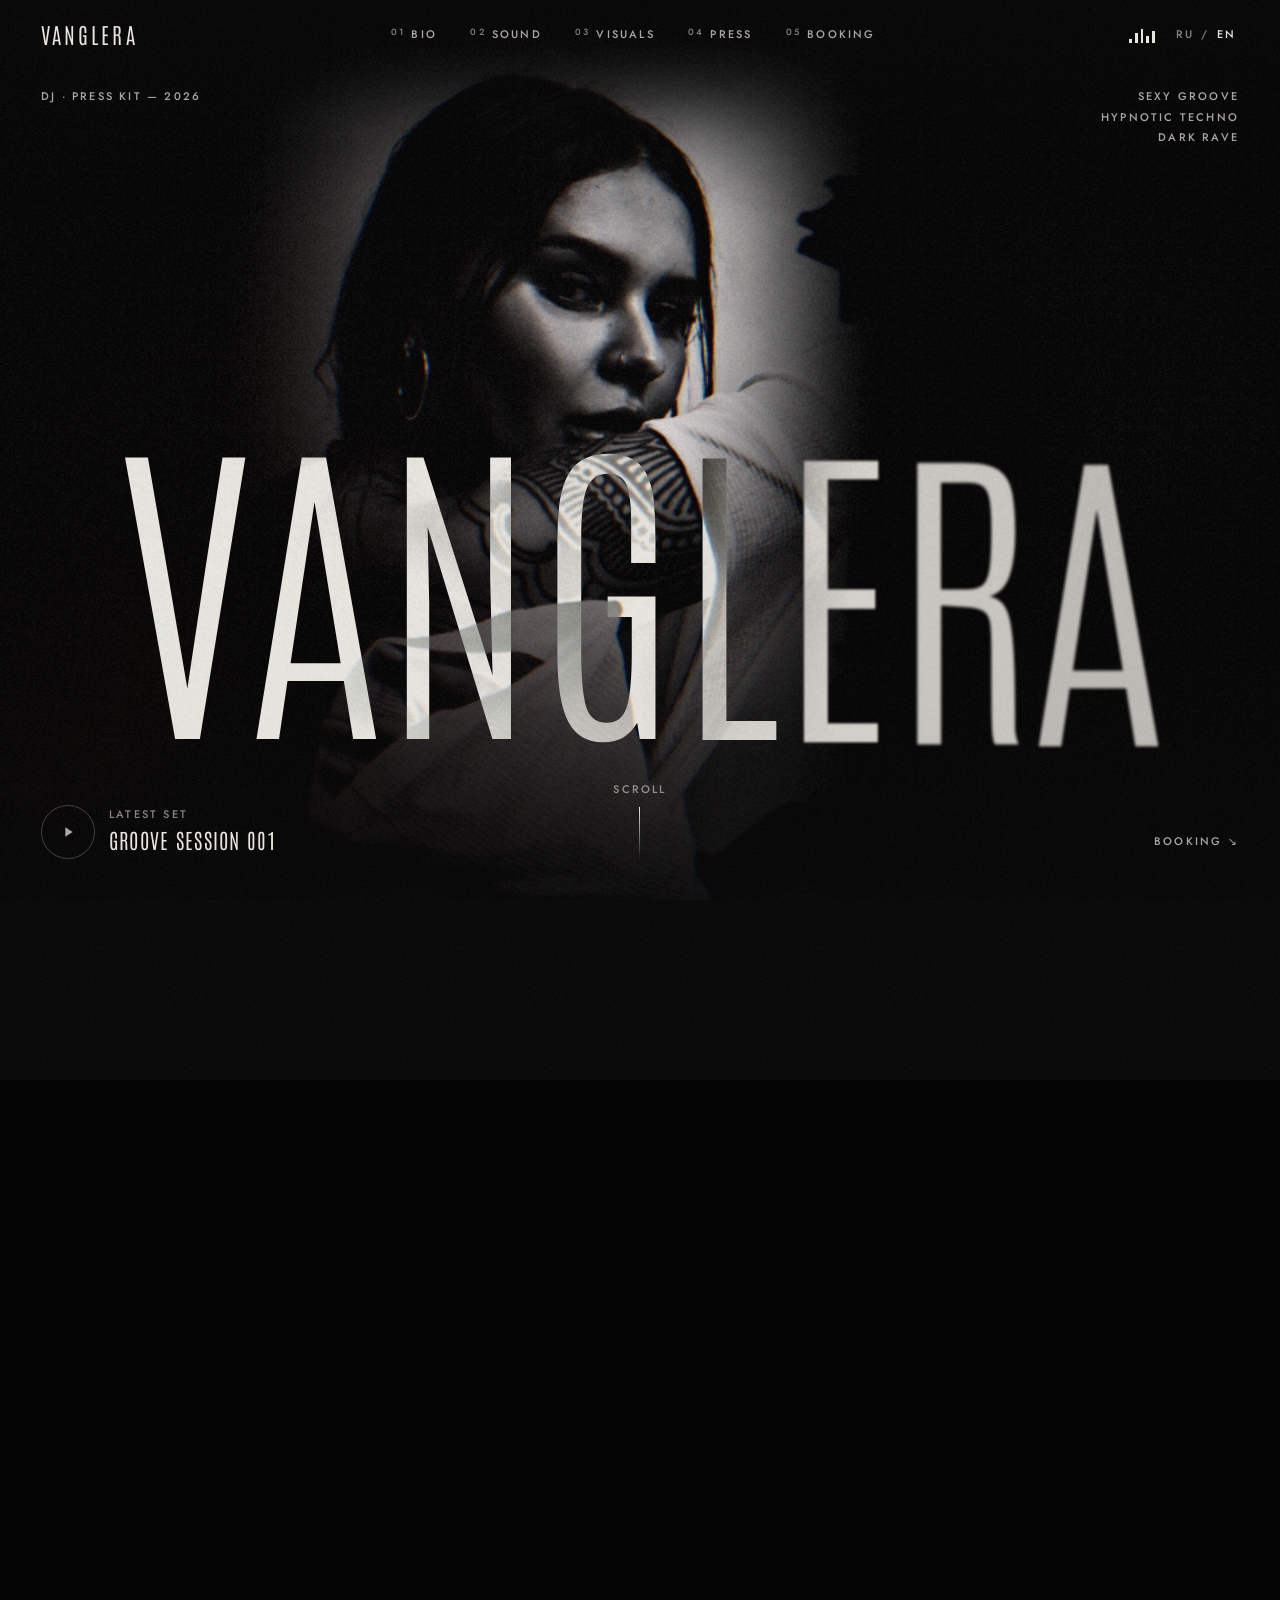
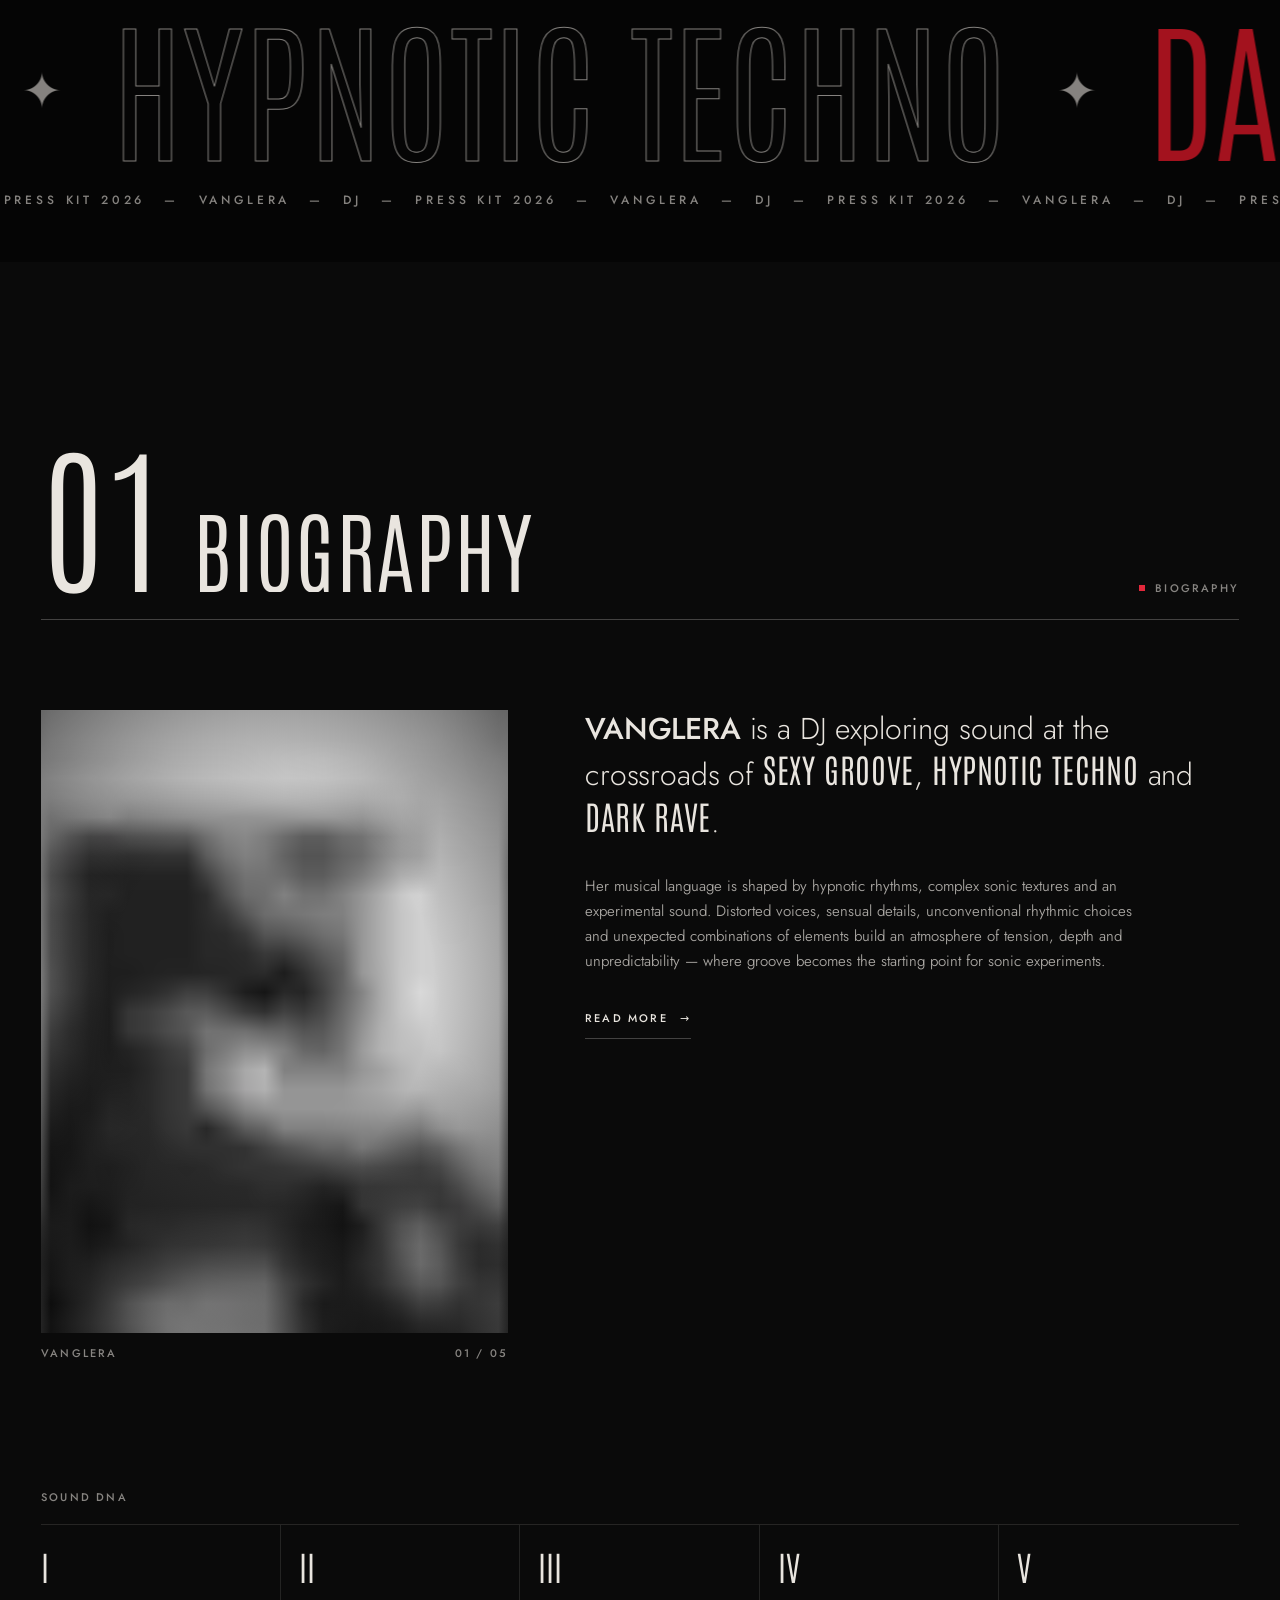
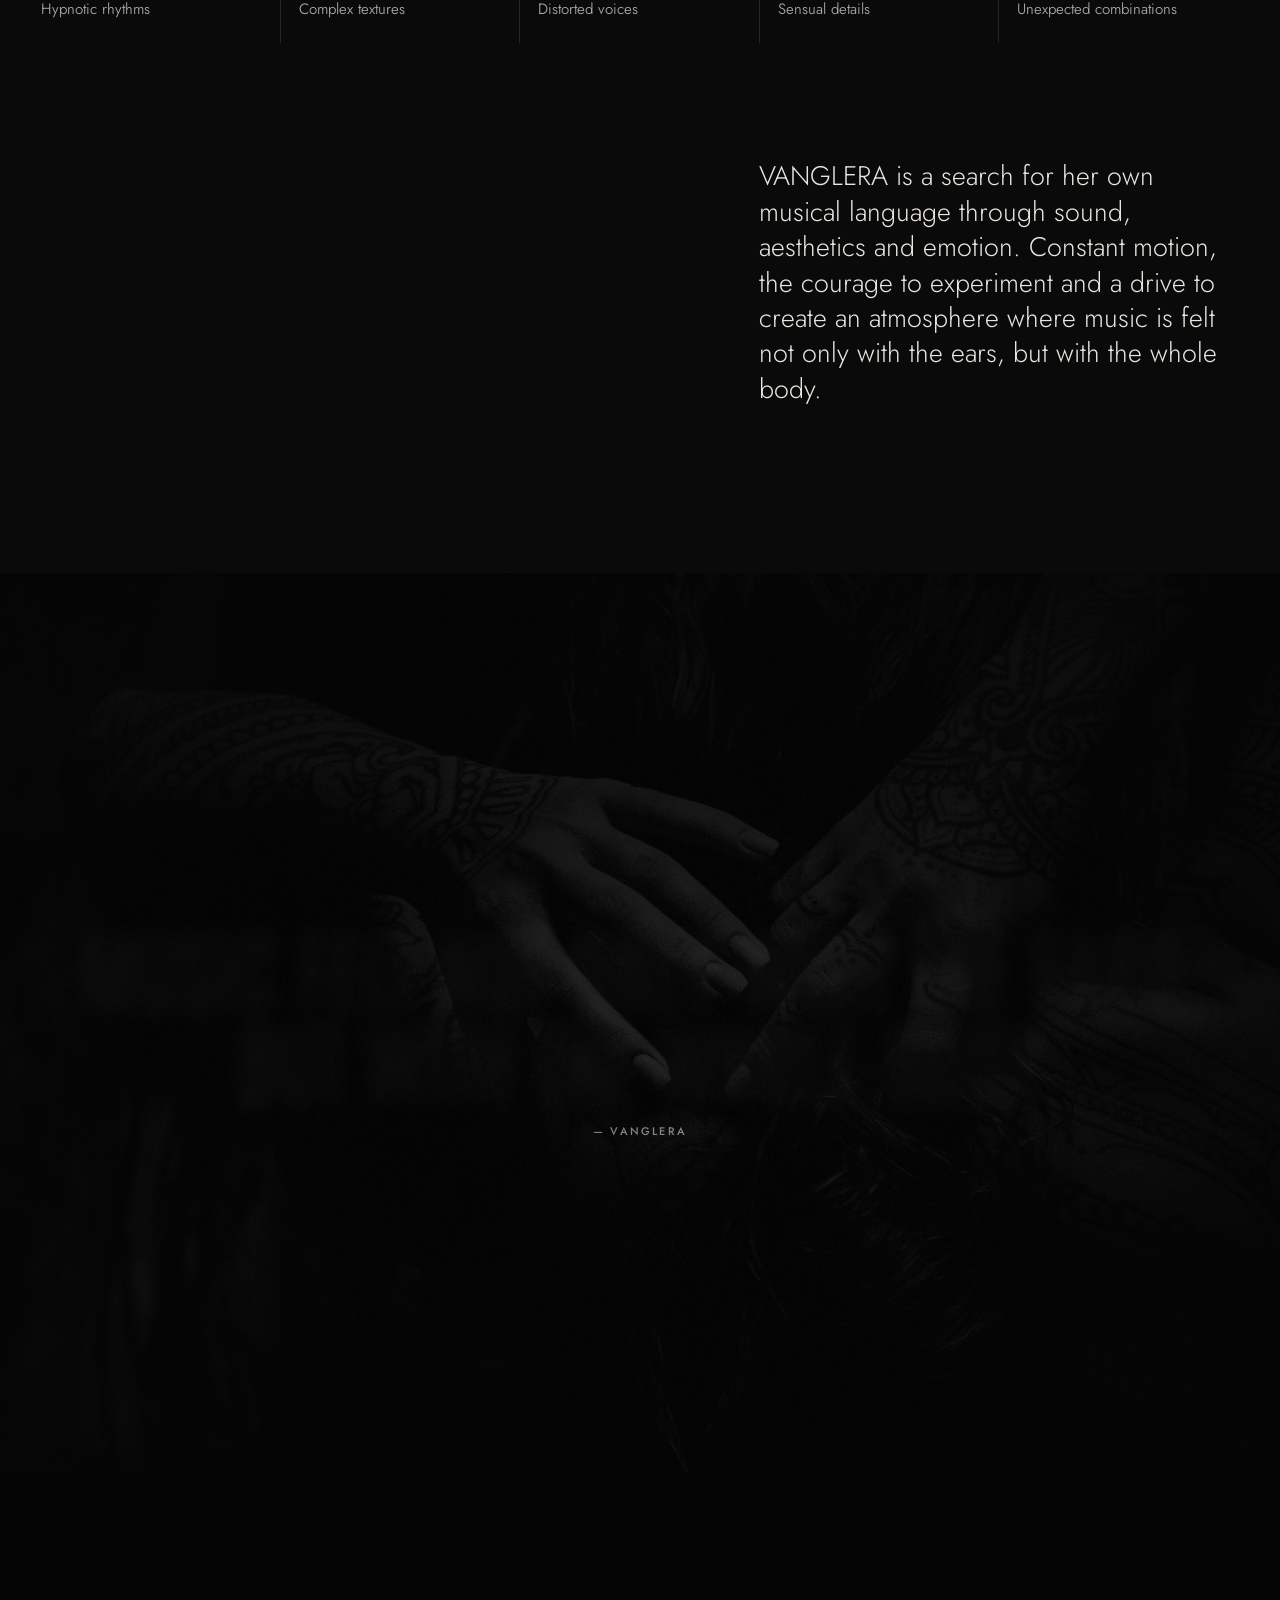
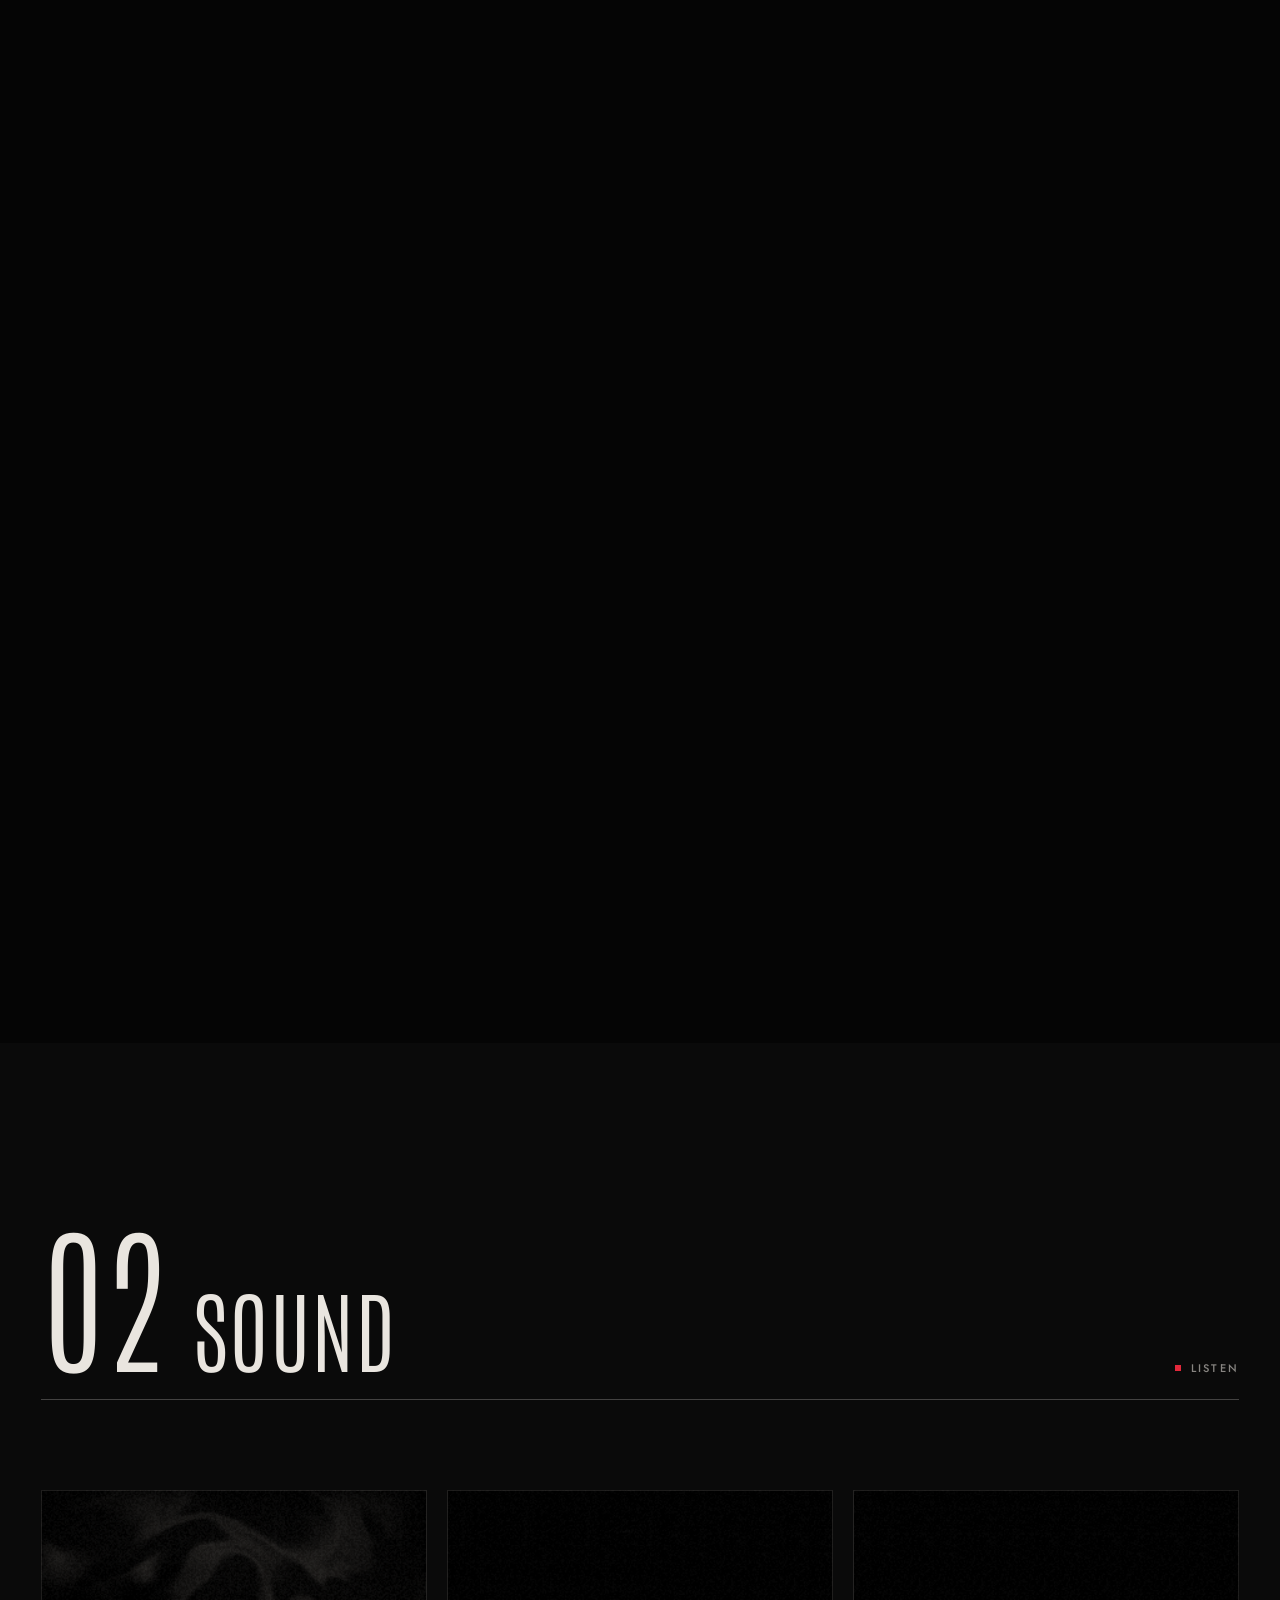
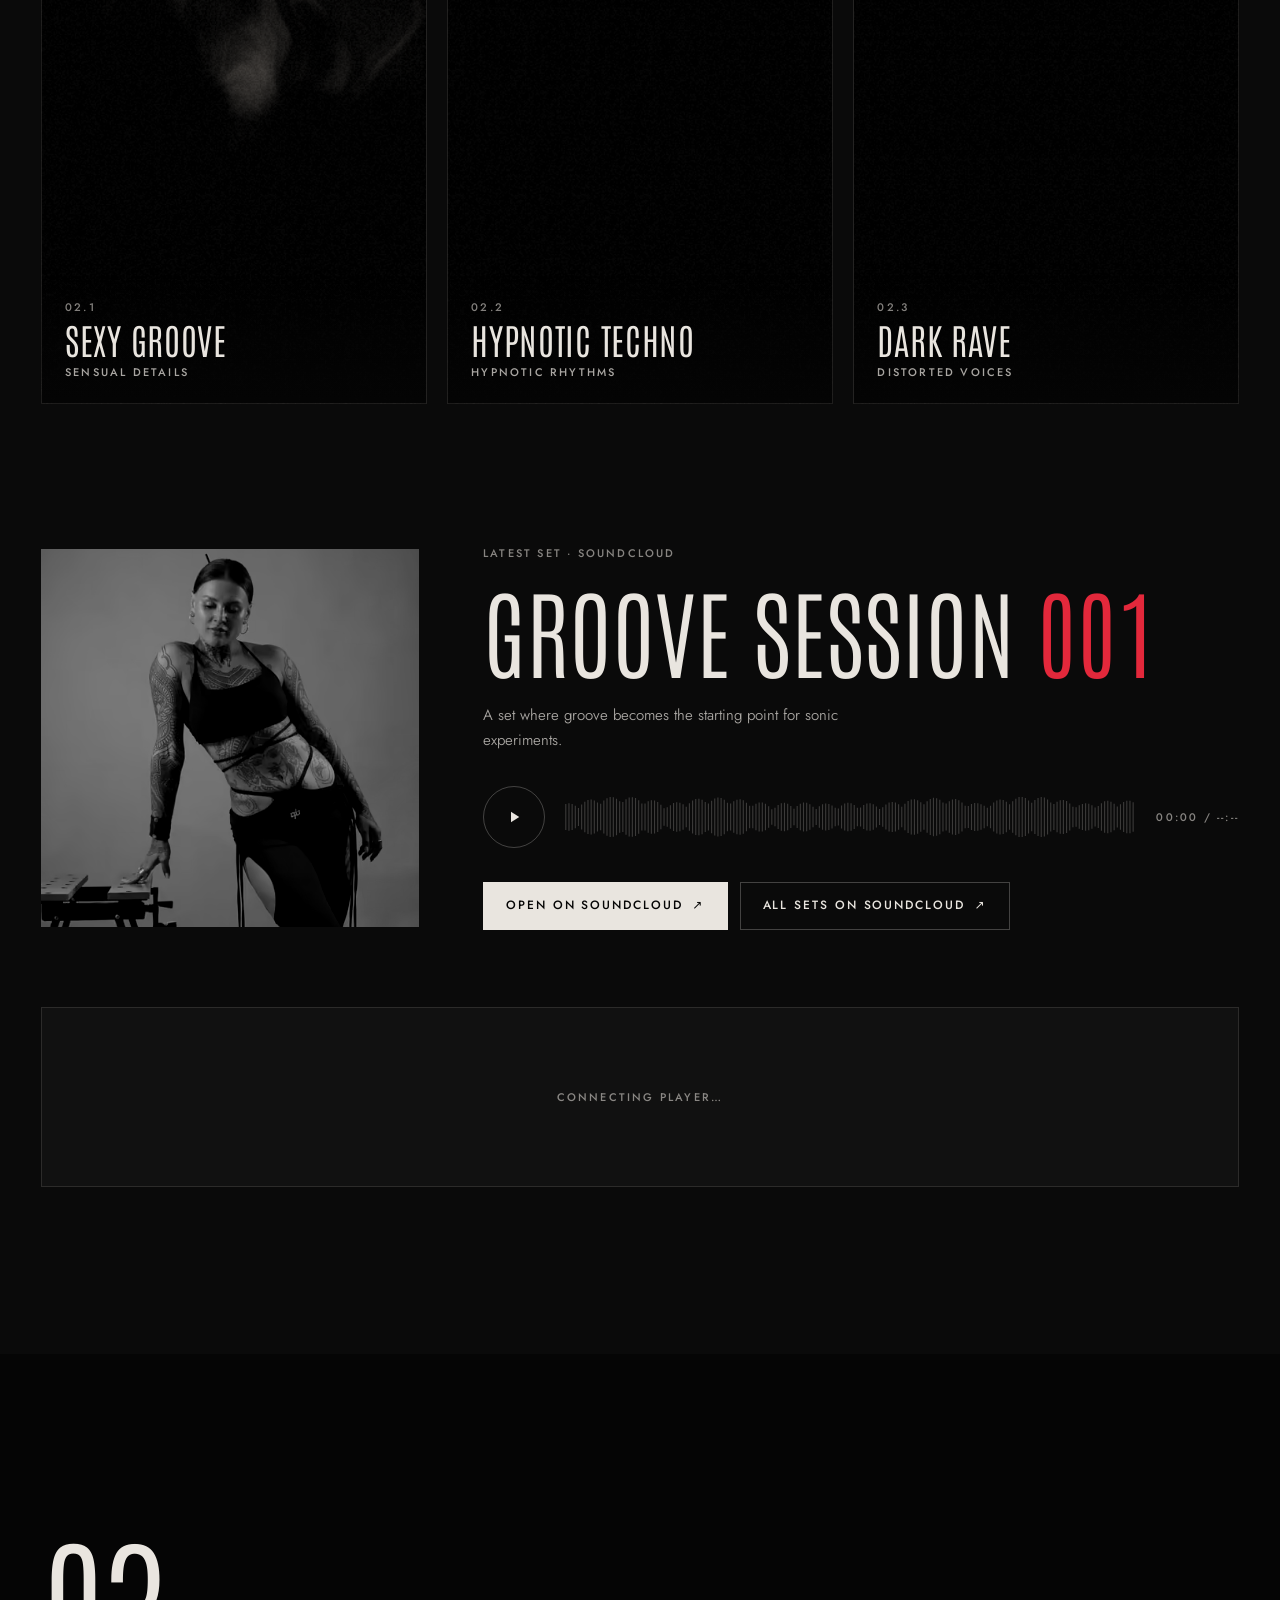
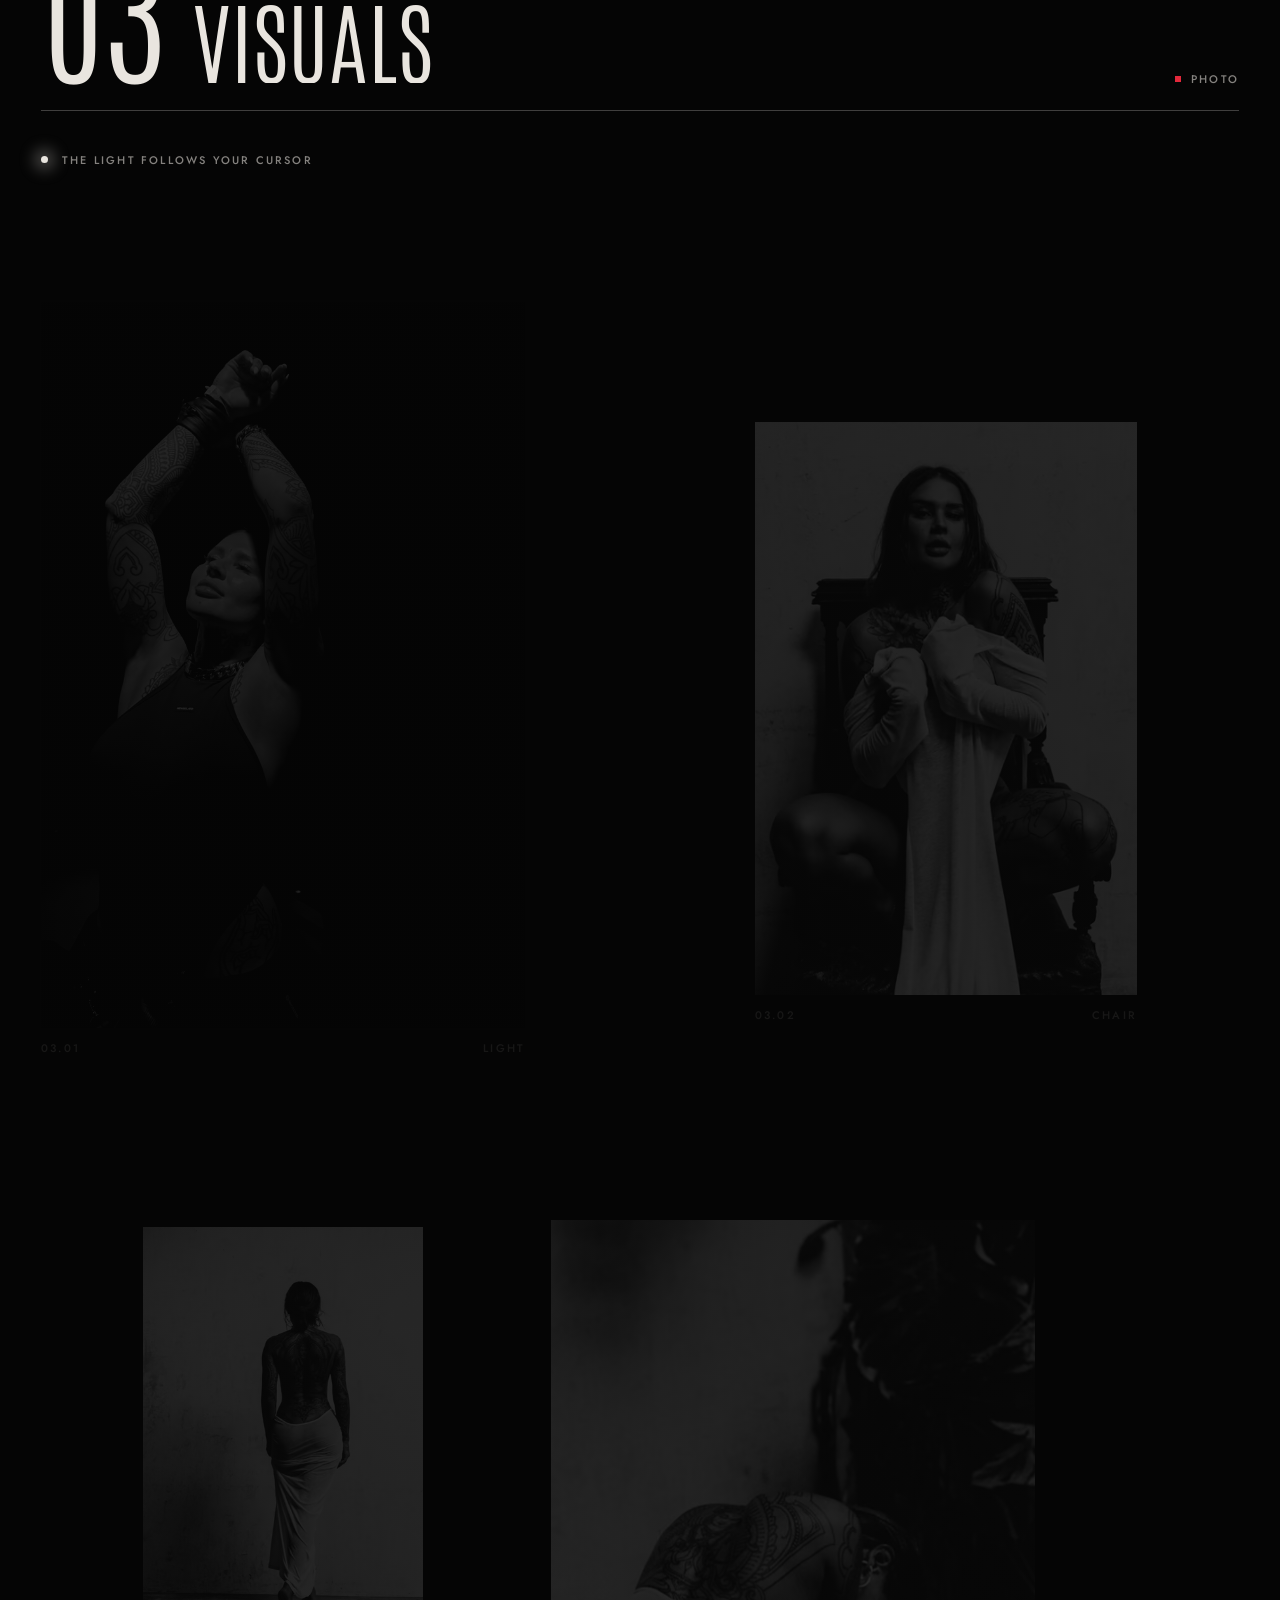
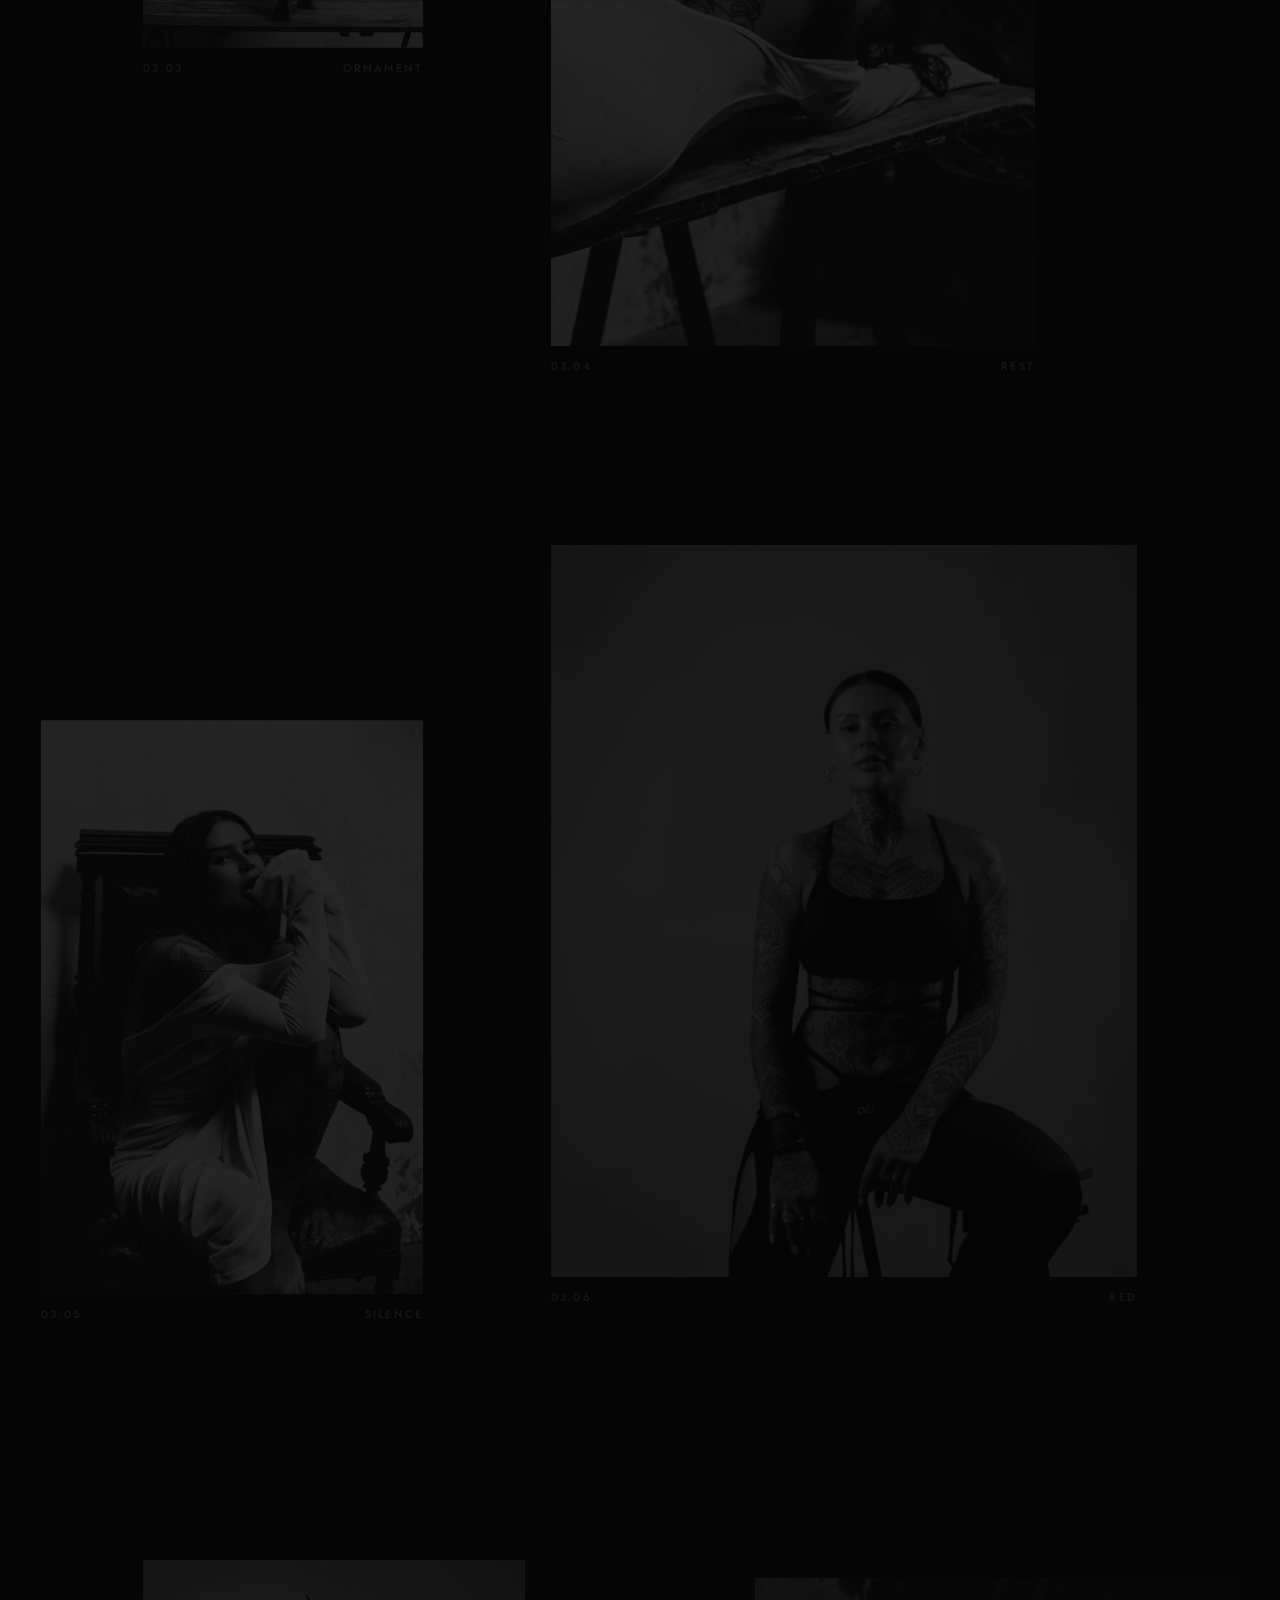
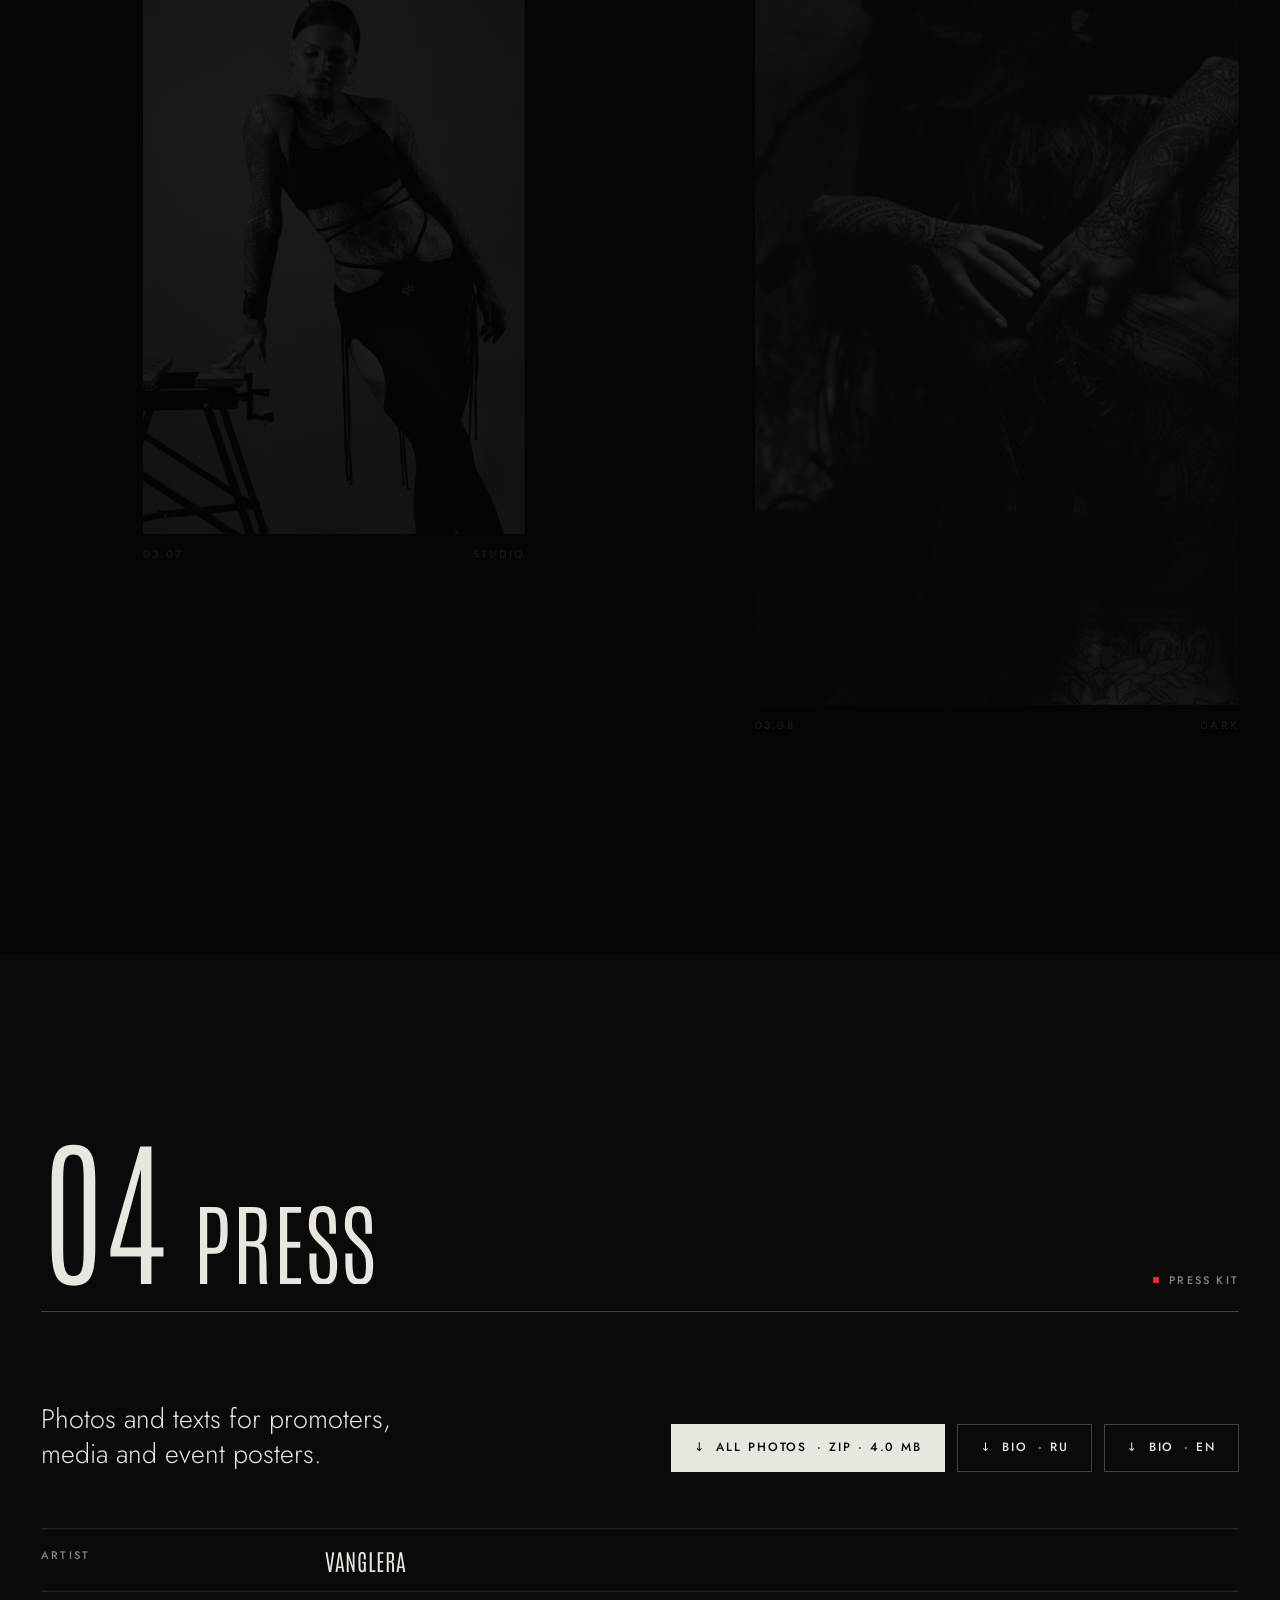
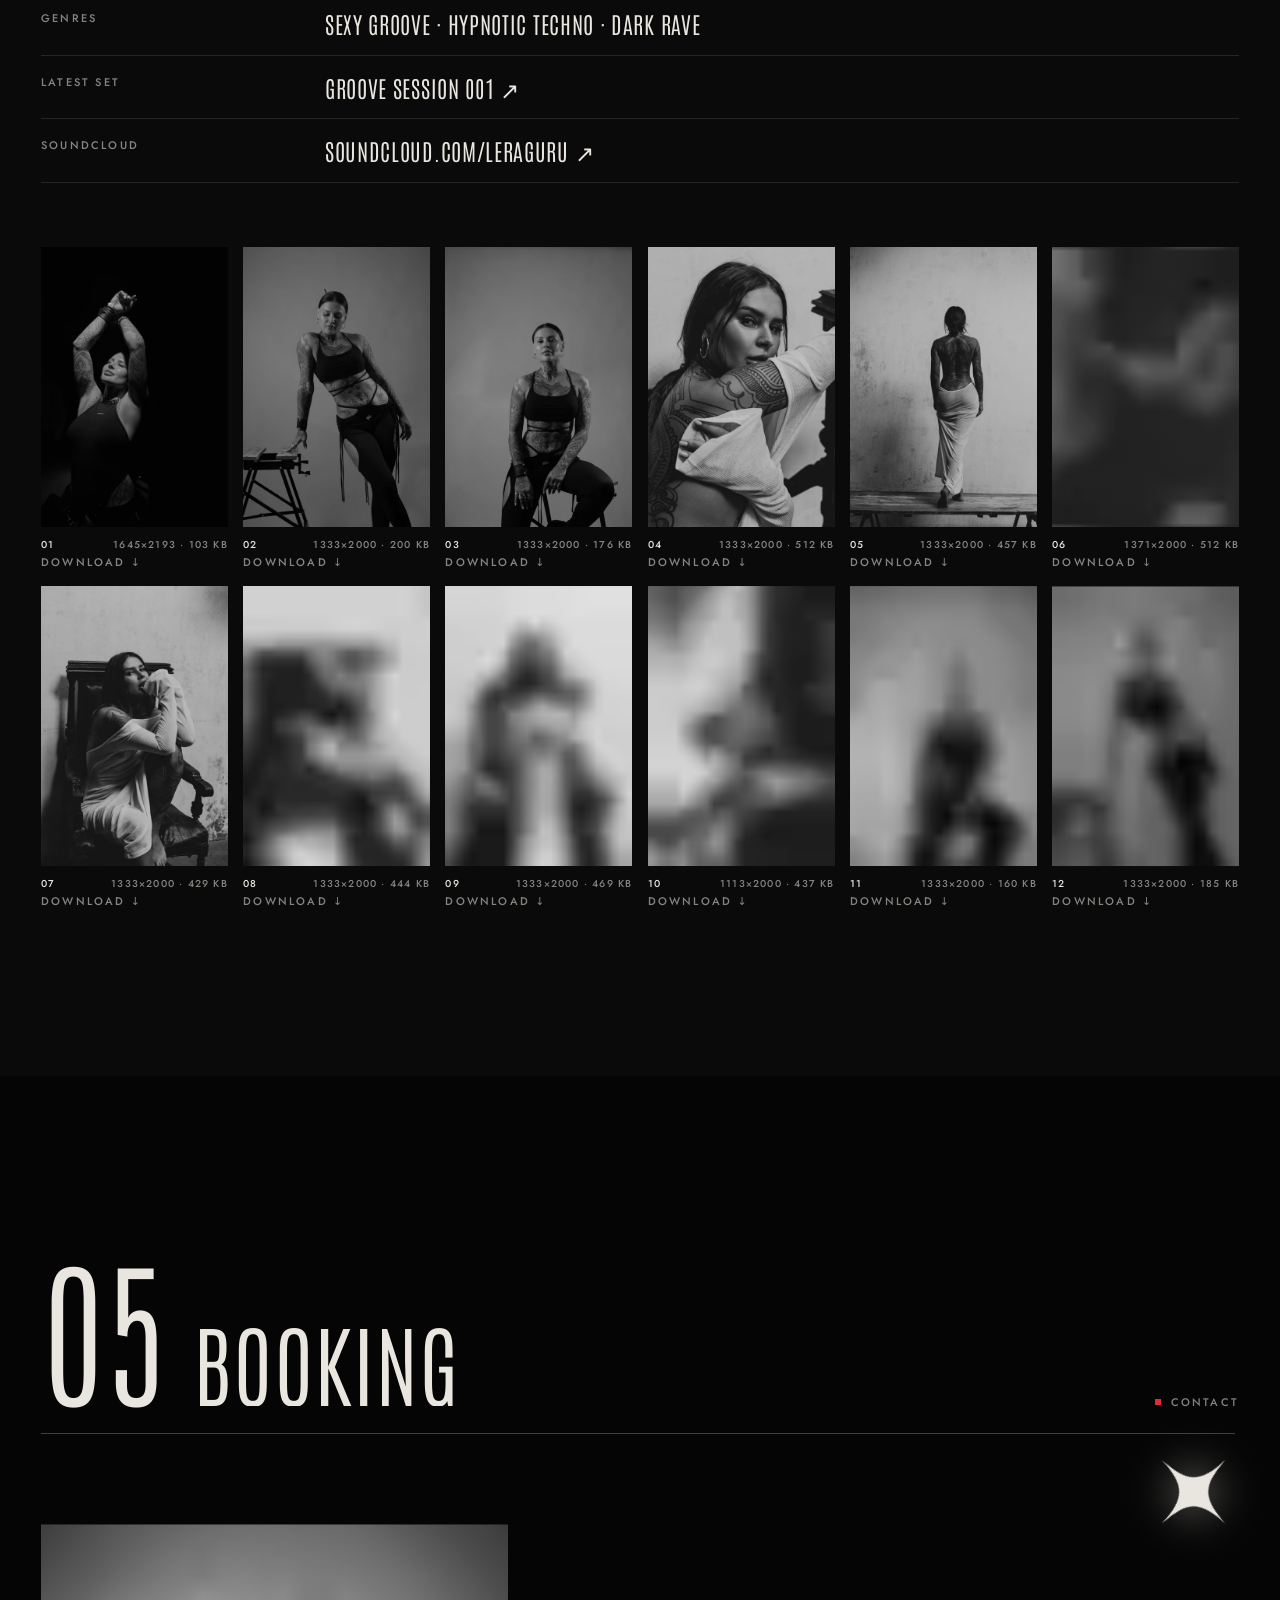
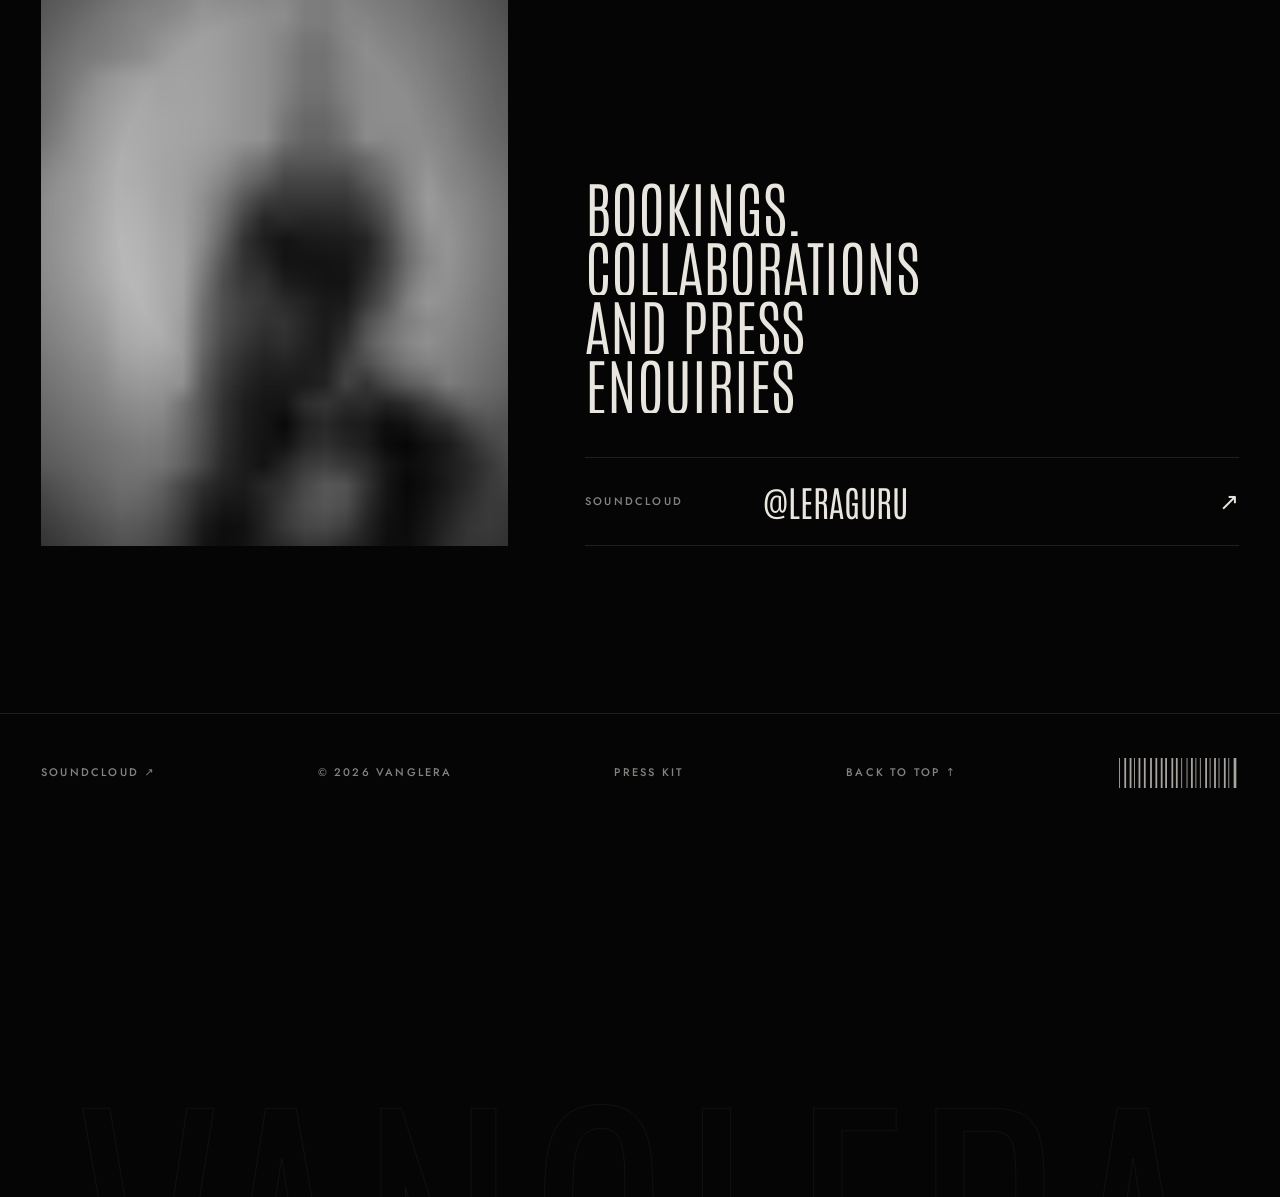
<file: noir/index.html>
<!doctype html>
<html lang="ru" class="no-js">
  <head>
    <meta charset="utf-8" />
    <meta name="viewport" content="width=device-width, initial-scale=1, viewport-fit=cover" />
    <title>VANGLERA — DJ · Пресс-кит</title>
    <meta name="description" content="VANGLERA — DJ на пересечении Sexy Groove, Hypnotic Techno и Dark Rave. Био, сеты, фото и контакты для букинга." />
    <meta name="theme-color" content="#050505" />
    <meta name="color-scheme" content="dark" />
    <link rel="icon" href="../favicon.svg" type="image/svg+xml" />
    <link rel="apple-touch-icon" href="../apple-touch-icon.png" />
    <meta property="og:type" content="website">
    <meta property="og:site_name" content="VANGLERA">
    <meta property="og:title" content="VANGLERA — DJ · Пресс-кит">
    <meta property="og:description" content="VANGLERA — DJ на пересечении Sexy Groove, Hypnotic Techno и Dark Rave. Био, сеты, фото и контакты для букинга.">
    <meta property="og:image" content="../og.jpg">
    <meta property="og:image:width" content="1200">
    <meta property="og:image:height" content="630">
    <meta property="og:locale" content="ru_RU">
    <meta property="og:locale:alternate" content="en_US">
    <meta name="twitter:card" content="summary_large_image">
    <script type="application/ld+json">{"@context":"https://schema.org","@type":"MusicGroup","name":"VANGLERA","description":"VANGLERA — DJ на пересечении Sexy Groove, Hypnotic Techno и Dark Rave. Био, сеты, фото и контакты для букинга.","genre":["Sexy Groove","Hypnotic Techno","Dark Rave"],"sameAs":["https://soundcloud.com/leraguru"]}</script>
    <script>
      document.documentElement.classList.replace('no-js', 'js');
      if ('scrollRestoration' in history) history.scrollRestoration = 'manual';
    </script>
    <script type="module" crossorigin src="../assets/noir-COI_wjRz.js"></script>
    <link rel="modulepreload" crossorigin href="../assets/modulepreload-polyfill-P2Xu9kJm.js">
    <link rel="modulepreload" crossorigin href="../assets/vendor-CIlkCAyF.js">
    <link rel="modulepreload" crossorigin href="../assets/shared-D6kLlnoE.js">
    <link rel="stylesheet" crossorigin href="../assets/vendor-fOJvfYOR.css">
    <link rel="stylesheet" crossorigin href="../assets/noir-x6aIidZ1.css">
  </head>
  <body>
    <a class="skip" href="#main" data-i18n="a11y.skip">Перейти к содержанию</a>

    <div class="loader" data-loader aria-hidden="true">
      <div class="loader__word" data-loader-word>VANGLERA</div>
      <div class="loader__line"><i data-loader-line></i></div>
      <div class="loader__meta label">
        <span data-loader-count>000</span>
        <span>Noir — Press kit</span>
      </div>
    </div>

    <div class="cursor" aria-hidden="true">
      <div class="cursor__ring"><span class="cursor__label"></span></div>
      <div class="cursor__dot"></div>
    </div>
    <div class="grain" aria-hidden="true"></div>

    <header class="header" data-header>
      <a class="header__logo" href="#top" data-nav-link aria-label="VANGLERA">VANGLERA</a>
      <nav class="header__nav" aria-label="VANGLERA">
        <a href="#bio" data-nav-link><sup>01</sup><span data-i18n="nav.bio">Био</span></a>
        <a href="#sound" data-nav-link><sup>02</sup><span data-i18n="nav.sound">Звук</span></a>
        <a href="#visuals" data-nav-link><sup>03</sup><span data-i18n="nav.visuals">Визуал</span></a>
        <a href="#press" data-nav-link><sup>04</sup><span data-i18n="nav.press">Пресса</span></a>
        <a href="#booking" data-nav-link><sup>05</sup><span data-i18n="nav.booking">Букинг</span></a>
      </nav>
      <div class="header__tools">
        <button class="eq" type="button" data-audio-toggle data-cursor="play" aria-label="Воспроизвести или поставить на паузу GROOVE SESSION 001" data-i18n-aria="sound.toggle">
          <i></i><i></i><i></i><i></i><i></i>
        </button>
        <div class="lang label" role="group" aria-label="Язык сайта" data-i18n-aria="a11y.lang">
          <button type="button" data-lang="ru" aria-pressed="true">RU</button>
          <span aria-hidden="true">/</span>
          <button type="button" data-lang="en" aria-pressed="false">EN</button>
        </div>
        <button class="burger" type="button" data-menu-toggle aria-expanded="false" aria-controls="menu">
          <span class="sr-only" data-i18n="nav.menu">Меню</span><i></i><i></i>
        </button>
      </div>
      <div class="header__progress" data-progress-bar></div>
    </header>

    <div class="menu" id="menu" data-menu inert>
      <nav class="menu__nav" aria-label="Меню" data-i18n-aria="nav.menu">
        <a href="#bio" data-nav-link><sup>01</sup><span data-i18n="nav.bio">Био</span></a>
        <a href="#sound" data-nav-link><sup>02</sup><span data-i18n="nav.sound">Звук</span></a>
        <a href="#visuals" data-nav-link><sup>03</sup><span data-i18n="nav.visuals">Визуал</span></a>
        <a href="#press" data-nav-link><sup>04</sup><span data-i18n="nav.press">Пресса</span></a>
        <a href="#booking" data-nav-link><sup>05</sup><span data-i18n="nav.booking">Букинг</span></a>
      </nav>
      <p class="menu__foot label">Sexy Groove · Hypnotic Techno · Dark Rave</p>
    </div>

    <main id="main">
      <!-- 00 · HERO: фото p04 через шейдер — свет за курсором, дым, сгорание при скролле -->
      <section class="hero" id="top" data-hero>
        <div class="hero__stage">
          <canvas class="hero__gl" data-hero-gl aria-hidden="true"></canvas>
          <div class="hero__fallback">
            <picture class="pic hero__pic"><source type="image/avif" srcset="../img/p04-480.avif 480w, ../img/p04-960.avif 960w, ../img/p04-1333.avif 1333w" sizes="(max-width: 759px) 100vw, 60vw"><source type="image/webp" srcset="../img/p04-480.webp 480w, ../img/p04-960.webp 960w, ../img/p04-1333.webp 1333w" sizes="(max-width: 759px) 100vw, 60vw"><img src="../img/p04-960.webp" width="1333" height="2000" alt="Портрет VANGLERA через плечо, орнаментальные татуировки" data-i18n-alt="photo.p04" loading="eager" fetchpriority="high" decoding="async"></picture>
          </div>
          <div class="hero__veil" aria-hidden="true"></div>

          <div class="hero__ui">
            <div class="hero__top">
              <p class="label" data-hero-fade><span data-i18n="hero.kicker">DJ · Пресс-кит</span> — 2026</p>
              <ul class="hero__genres label" role="list" data-hero-fade>
                <li>Sexy Groove</li>
                <li>Hypnotic Techno</li>
                <li>Dark Rave</li>
              </ul>
            </div>

            <h1 class="hero__title" aria-label="VANGLERA" data-text="VANGLERA">
              <span class="hero__name" aria-hidden="true">VANGLERA</span>
            </h1>

            <div class="hero__bottom">
              <button class="hero-play" type="button" data-audio-toggle data-cursor="play" data-hero-fade>
                <span class="hero-play__icon" aria-hidden="true">
                  <svg class="i-play" viewBox="0 0 24 24"><path d="M8 5v14l11-7z" /></svg>
                  <svg class="i-pause" viewBox="0 0 24 24"><path d="M7 5h4v14H7zM13 5h4v14h-4z" /></svg>
                </span>
                <span class="hero-play__text">
                  <span class="label" data-i18n="hero.latest">Последний сет</span>
                  <span class="hero-play__title">GROOVE SESSION 001</span>
                </span>
              </button>
              <div class="hero__scroll label" data-hero-fade aria-hidden="true">
                <span data-i18n="hero.scroll">Листайте</span><i></i>
              </div>
              <a class="hero__booking label" href="#booking" data-nav-link data-hero-fade><span data-i18n="hero.booking">Букинг</span> ↘</a>
            </div>
          </div>
        </div>
      </section>

      <!-- MARQUEE -->
      <section class="marquee" aria-label="Sexy Groove · Hypnotic Techno · Dark Rave">
        <div class="marquee__band marquee__band--big" data-marquee="1" aria-hidden="true">
          <div class="marquee__track">
            <span>Sexy Groove</span><i>✦</i><span>Hypnotic Techno</span><i>✦</i><span>Dark Rave</span><i>✦</i>
          </div>
        </div>
        <div class="marquee__band marquee__band--small" data-marquee="-1" aria-hidden="true">
          <div class="marquee__track">
            <span>VANGLERA</span><i>—</i><span>DJ</span><i>—</i><span>Press kit 2026</span><i>—</i>
          </div>
        </div>
      </section>

      <!-- 01 · BIO -->
      <section class="section bio" id="bio" aria-labelledby="bio-title">
        <header class="shead">
          <span class="shead__no" aria-hidden="true">01</span>
          <h2 class="shead__title" id="bio-title" data-chars>Biography</h2>
          <span class="shead__label label" data-i18n="bio.label">Био</span>
          <span class="shead__rule" data-rule></span>
        </header>

        <div class="bio__grid">
          <figure class="bio__figure" data-clip>
            <div class="bio__frame">
              <picture class="pic bio__pic" style="background-image:url([data-uri])"><source type="image/avif" srcset="../img/p08-480.avif 480w, ../img/p08-960.avif 960w, ../img/p08-1333.avif 1333w" sizes="(max-width: 899px) 88vw, 36vw"><source type="image/webp" srcset="../img/p08-480.webp 480w, ../img/p08-960.webp 960w, ../img/p08-1333.webp 1333w" sizes="(max-width: 899px) 88vw, 36vw"><img src="../img/p08-960.webp" width="1333" height="2000" alt="VANGLERA в кресле, рукав свитера у губ" data-i18n-alt="photo.p08" loading="lazy" decoding="async"></picture>
            </div>
            <figcaption class="bio__cap label"><span>VANGLERA</span><span>01 / 05</span></figcaption>
          </figure>

          <div class="bio__text">
            <p class="bio__lede" data-i18n="bio.lede" data-lines><b>VANGLERA</b> — DJ, исследующая звучание на&nbsp;пересечении <em>Sexy&nbsp;Groove</em>, <em>Hypnotic&nbsp;Techno</em> и&nbsp;<em>Dark&nbsp;Rave</em>.</p>
            <p class="bio__p" data-i18n="bio.p1" data-lines>Её музыкальный язык формируют гипнотические ритмы, сложные звуковые текстуры и экспериментальный саунд. Искажённые голоса, чувственные детали, нестандартные ритмические решения и неожиданные сочетания элементов создают атмосферу напряжения, глубины и непредсказуемости, где грув становится отправной точкой для звуковых экспериментов.</p>
            <div class="bio__more" id="bio-more" data-bio-more>
              <p class="bio__p" data-i18n="bio.p2">Её погружение в андерграундную сцену началось задолго до диджейского пути. Многолетний интерес к клубной культуре, музыкальная насмотренность и постоянное исследование новых форм звучания сформировали собственное видение музыки и подход к созданию сетов.</p>
              <p class="bio__p" data-i18n="bio.p3">Решение встать за пульт получило поддержку известных артистов и музыкантов, которые делились опытом и помогли освоить тонкости диджеинга. Соединив полученные знания с личным музыкальным опытом, VANGLERA продолжила самостоятельный поиск, стремясь выходить за рамки привычного и находить новые способы взаимодействия со звуком.</p>
              <p class="bio__p" data-i18n="bio.p4">Глубокая связь с андерграундной культурой и активное присутствие в социальных сетях позволили ей сформировать широкое окружение и собственную аудиторию. Социальные платформы стали пространством для объединения людей вокруг музыки, эстетики и клубной жизни, расширяя эту связь далеко за пределы танцпола.</p>
            </div>
            <button class="more label" type="button" data-bio-toggle aria-expanded="false" aria-controls="bio-more">
              <span class="more__open" data-i18n="bio.more">Читать дальше</span>
              <span class="more__close" data-i18n="bio.less">Свернуть</span>
              <i aria-hidden="true">→</i>
            </button>
          </div>
        </div>

        <div class="dna">
          <h3 class="dna__title label" data-i18n="bio.dna">Звуковая ДНК</h3>
          <ol class="dna__list" role="list">
            <li class="dna__item"><span class="dna__no">I</span><span data-i18n="bio.dna.1">Гипнотические ритмы</span></li>
            <li class="dna__item"><span class="dna__no">II</span><span data-i18n="bio.dna.2">Сложные текстуры</span></li>
            <li class="dna__item"><span class="dna__no">III</span><span data-i18n="bio.dna.3">Искажённые голоса</span></li>
            <li class="dna__item"><span class="dna__no">IV</span><span data-i18n="bio.dna.4">Чувственные детали</span></li>
            <li class="dna__item"><span class="dna__no">V</span><span data-i18n="bio.dna.5">Неожиданные сочетания</span></li>
          </ol>
        </div>

        <p class="bio__outro" data-i18n="bio.p5" data-lines>VANGLERA — это поиск собственного музыкального языка через звук, эстетику и эмоции. Постоянное движение, смелость эксперимента и стремление создавать атмосферу, в которой музыка ощущается не только слухом, но и всем телом.</p>
      </section>

      <!-- QUOTE -->
      <section class="quote" data-quote>
        <div class="quote__bg" data-quote-bg>
          <picture class="pic quote__pic" style="background-image:url([data-uri])"><source type="image/avif" srcset="../img/p06-480.avif 480w, ../img/p06-960.avif 960w, ../img/p06-1371.avif 1371w" sizes="100vw"><source type="image/webp" srcset="../img/p06-480.webp 480w, ../img/p06-960.webp 960w, ../img/p06-1371.webp 1371w" sizes="100vw"><img src="../img/p06-960.webp" width="1371" height="2000" alt="Руки с орнаментальными татуировками в полумраке" data-i18n-alt="photo.p06" loading="lazy" decoding="async"></picture>
        </div>
        <blockquote class="quote__body">
          <p class="quote__text" data-i18n="quote.text" data-quote-text>Музыка ощущается не&nbsp;только слухом, но&nbsp;и&nbsp;всем&nbsp;телом</p>
          <footer class="quote__sign label">— VANGLERA</footer>
        </blockquote>
      </section>

      <!-- 02 · SOUND: три жанра — процедурные шейдеры, затем сет -->
      <section class="section sound" id="sound" aria-labelledby="sound-title">
        <header class="shead">
          <span class="shead__no" aria-hidden="true">02</span>
          <h2 class="shead__title" id="sound-title" data-chars>Sound</h2>
          <span class="shead__label label" data-i18n="sound.label">Звук</span>
          <span class="shead__rule" data-rule></span>
        </header>

        <div class="genres" data-genres>
          <canvas class="genres__gl" data-genres-gl aria-hidden="true"></canvas>
          <article class="genre genre--groove" data-genre>
            <div class="genre__view"></div>
            <div class="genre__meta">
              <span class="genre__no label">02.1</span>
              <h3 class="genre__name">Sexy Groove</h3>
              <p class="genre__line label" data-i18n="bio.dna.4">Чувственные детали</p>
            </div>
          </article>
          <article class="genre genre--hypno" data-genre>
            <div class="genre__view"></div>
            <div class="genre__meta">
              <span class="genre__no label">02.2</span>
              <h3 class="genre__name">Hypnotic Techno</h3>
              <p class="genre__line label" data-i18n="bio.dna.1">Гипнотические ритмы</p>
            </div>
          </article>
          <article class="genre genre--rave" data-genre>
            <div class="genre__view"></div>
            <div class="genre__meta">
              <span class="genre__no label">02.3</span>
              <h3 class="genre__name">Dark Rave</h3>
              <p class="genre__line label" data-i18n="bio.dna.3">Искажённые голоса</p>
            </div>
          </article>
        </div>

        <div class="set" data-player>
          <figure class="set__cover">
            <picture class="pic set__pic" style="background-image:url([data-uri])"><source type="image/avif" srcset="../img/p02-480.avif 480w, ../img/p02-960.avif 960w, ../img/p02-1333.avif 1333w" sizes="(max-width: 899px) 44vw, 26vw"><source type="image/webp" srcset="../img/p02-480.webp 480w, ../img/p02-960.webp 960w, ../img/p02-1333.webp 1333w" sizes="(max-width: 899px) 44vw, 26vw"><img src="../img/p02-960.webp" width="1333" height="2000" alt="VANGLERA в красном свете, опирается на верстак" data-i18n-alt="photo.p02" loading="lazy" decoding="async"></picture>
            <span class="set__bars" aria-hidden="true"><i></i><i></i><i></i><i></i><i></i><i></i><i></i></span>
          </figure>

          <div class="set__body">
            <p class="set__kicker label" data-i18n="sound.kicker">Последний сет · SoundCloud</p>
            <h3 class="set__title" data-chars>Groove Session <em>001</em></h3>
            <p class="set__desc" data-i18n="sound.desc" data-lines>Сет, в&nbsp;котором грув становится отправной точкой для звуковых экспериментов.</p>

            <div class="track">
              <button class="track__btn" type="button" data-audio-toggle data-cursor="play" aria-label="Воспроизвести или поставить на паузу GROOVE SESSION 001" data-i18n-aria="sound.toggle">
                <svg class="i-play" viewBox="0 0 24 24" aria-hidden="true"><path d="M8 5v14l11-7z" /></svg>
                <svg class="i-pause" viewBox="0 0 24 24" aria-hidden="true"><path d="M7 5h4v14H7zM13 5h4v14h-4z" /></svg>
              </button>
              <div class="track__bar" data-seek role="slider" tabindex="0" aria-label="Позиция воспроизведения" data-i18n-aria="sound.seek" aria-valuemin="0" aria-valuemax="100" aria-valuenow="0">
                <div class="track__wave" aria-hidden="true"></div>
                <div class="track__fill" data-seek-fill aria-hidden="true"></div>
              </div>
              <span class="track__time label"><span data-time-cur>00:00</span> / <span data-time-dur>--:--</span></span>
            </div>

            <div class="set__links">
              <a class="btn btn--solid" href="https://soundcloud.com/leraguru/groove-session-001" target="_blank" rel="noopener" data-magnetic data-set-link><span data-i18n="sound.open">Открыть в SoundCloud</span> ↗</a>
              <a class="btn" href="https://soundcloud.com/leraguru" target="_blank" rel="noopener" data-magnetic><span data-i18n="sound.profile">Все сеты на SoundCloud</span> ↗</a>
            </div>
          </div>
        </div>

        <div class="embed" data-embed>
          <p class="embed__status label" data-i18n="sound.loading">Подключаем плеер…</p>
          <iframe class="embed__frame" title="GROOVE SESSION 001 — SoundCloud" data-src="https://w.soundcloud.com/player/?url=https%3A//api.soundcloud.com/tracks/soundcloud%253Atracks%253A2416236252&color=%23ff1e3c&auto_play=false&hide_related=true&show_comments=false&show_user=true&show_reposts=false&show_teaser=false&visual=true" allow="autoplay; encrypted-media" scrolling="no"></iframe>
        </div>
      </section>

      <!-- 03 · VISUALS: галерея в темноте, свет — за курсором (на телефоне — в центре экрана) -->
      <section class="section visuals" id="visuals" aria-labelledby="visuals-title" data-visuals>
        <header class="shead">
          <span class="shead__no" aria-hidden="true">03</span>
          <h2 class="shead__title" id="visuals-title" data-chars>Visuals</h2>
          <span class="shead__label label" data-i18n="visuals.label">Визуал</span>
          <span class="shead__rule" data-rule></span>
        </header>
        <p class="visuals__hint label"><i aria-hidden="true"></i><span data-i18n="visuals.torch">Свет следует за курсором</span></p>

        <div class="vis-wrap" data-torch-area>
          <ul class="vis" role="list">
            <li class="vis__item vis__item--1" data-speed="-4">
              <button class="vis__btn" type="button" data-lightbox-open="0" data-id="p01" data-cursor="view">
                <span class="vis__frame"><picture class="pic vis__pic" style="background-image:url([data-uri])"><source type="image/avif" srcset="../img/p01-480.avif 480w, ../img/p01-960.avif 960w, ../img/p01-1600.avif 1600w" sizes="(max-width: 759px) 92vw, 40vw"><source type="image/webp" srcset="../img/p01-480.webp 480w, ../img/p01-960.webp 960w, ../img/p01-1600.webp 1600w" sizes="(max-width: 759px) 92vw, 40vw"><img src="../img/p01-960.webp" width="1645" height="2193" alt="VANGLERA с поднятыми руками в луче света на чёрном фоне" data-i18n-alt="photo.p01" loading="lazy" decoding="async"></picture></span>
              </button>
              <span class="vis__cap label"><span>03.01</span><span>Light</span></span>
            </li>
            <li class="vis__item vis__item--2" data-speed="6">
              <button class="vis__btn" type="button" data-lightbox-open="1" data-id="p09" data-cursor="view">
                <span class="vis__frame"><picture class="pic vis__pic" style="background-image:url([data-uri])"><source type="image/avif" srcset="../img/p09-480.avif 480w, ../img/p09-960.avif 960w, ../img/p09-1333.avif 1333w" sizes="(max-width: 759px) 46vw, 26vw"><source type="image/webp" srcset="../img/p09-480.webp 480w, ../img/p09-960.webp 960w, ../img/p09-1333.webp 1333w" sizes="(max-width: 759px) 46vw, 26vw"><img src="../img/p09-960.webp" width="1333" height="2000" alt="VANGLERA в кресле с белой тканью" data-i18n-alt="photo.p09" loading="lazy" decoding="async"></picture></span>
              </button>
              <span class="vis__cap label"><span>03.02</span><span>Chair</span></span>
            </li>
            <li class="vis__item vis__item--3" data-speed="-2">
              <button class="vis__btn" type="button" data-lightbox-open="2" data-id="p05" data-cursor="view">
                <span class="vis__frame"><picture class="pic vis__pic" style="background-image:url([data-uri])"><source type="image/avif" srcset="../img/p05-480.avif 480w, ../img/p05-960.avif 960w, ../img/p05-1333.avif 1333w" sizes="(max-width: 759px) 46vw, 24vw"><source type="image/webp" srcset="../img/p05-480.webp 480w, ../img/p05-960.webp 960w, ../img/p05-1333.webp 1333w" sizes="(max-width: 759px) 46vw, 24vw"><img src="../img/p05-960.webp" width="1333" height="2000" alt="VANGLERA спиной, татуировка во всю спину" data-i18n-alt="photo.p05" loading="lazy" decoding="async"></picture></span>
              </button>
              <span class="vis__cap label"><span>03.03</span><span>Ornament</span></span>
            </li>
            <li class="vis__item vis__item--4" data-speed="8">
              <button class="vis__btn" type="button" data-lightbox-open="3" data-id="p10" data-cursor="view">
                <span class="vis__frame"><picture class="pic vis__pic" style="background-image:url([data-uri])"><source type="image/avif" srcset="../img/p10-480.avif 480w, ../img/p10-960.avif 960w, ../img/p10-1113.avif 1113w" sizes="(max-width: 759px) 92vw, 34vw"><source type="image/webp" srcset="../img/p10-480.webp 480w, ../img/p10-960.webp 960w, ../img/p10-1113.webp 1113w" sizes="(max-width: 759px) 92vw, 34vw"><img src="../img/p10-960.webp" width="1113" height="2000" alt="VANGLERA лежит на деревянном столе, татуировка на спине" data-i18n-alt="photo.p10" loading="lazy" decoding="async"></picture></span>
              </button>
              <span class="vis__cap label"><span>03.04</span><span>Rest</span></span>
            </li>
            <li class="vis__item vis__item--5" data-speed="-6">
              <button class="vis__btn" type="button" data-lightbox-open="4" data-id="p07" data-cursor="view">
                <span class="vis__frame"><picture class="pic vis__pic" style="background-image:url([data-uri])"><source type="image/avif" srcset="../img/p07-480.avif 480w, ../img/p07-960.avif 960w, ../img/p07-1333.avif 1333w" sizes="(max-width: 759px) 46vw, 24vw"><source type="image/webp" srcset="../img/p07-480.webp 480w, ../img/p07-960.webp 960w, ../img/p07-1333.webp 1333w" sizes="(max-width: 759px) 46vw, 24vw"><img src="../img/p07-960.webp" width="1333" height="2000" alt="VANGLERA в старинном кресле, чёрно-белое фото" data-i18n-alt="photo.p07" loading="lazy" decoding="async"></picture></span>
              </button>
              <span class="vis__cap label"><span>03.05</span><span>Silence</span></span>
            </li>
            <li class="vis__item vis__item--6" data-speed="3">
              <button class="vis__btn" type="button" data-lightbox-open="5" data-id="p03" data-cursor="view">
                <span class="vis__frame"><picture class="pic vis__pic" style="background-image:url([data-uri])"><source type="image/avif" srcset="../img/p03-480.avif 480w, ../img/p03-960.avif 960w, ../img/p03-1333.avif 1333w" sizes="(max-width: 759px) 46vw, 30vw"><source type="image/webp" srcset="../img/p03-480.webp 480w, ../img/p03-960.webp 960w, ../img/p03-1333.webp 1333w" sizes="(max-width: 759px) 46vw, 30vw"><img src="../img/p03-960.webp" width="1333" height="2000" alt="VANGLERA сидит на стуле на розово-красном фоне" data-i18n-alt="photo.p03" loading="lazy" decoding="async"></picture></span>
              </button>
              <span class="vis__cap label"><span>03.06</span><span>Red</span></span>
            </li>
            <li class="vis__item vis__item--7" data-speed="-5">
              <button class="vis__btn" type="button" data-lightbox-open="6" data-id="p12" data-cursor="view">
                <span class="vis__frame"><picture class="pic vis__pic" style="background-image:url([data-uri])"><source type="image/avif" srcset="../img/p12-480.avif 480w, ../img/p12-960.avif 960w, ../img/p12-1333.avif 1333w" sizes="(max-width: 759px) 46vw, 26vw"><source type="image/webp" srcset="../img/p12-480.webp 480w, ../img/p12-960.webp 960w, ../img/p12-1333.webp 1333w" sizes="(max-width: 759px) 46vw, 26vw"><img src="../img/p12-960.webp" width="1333" height="2000" alt="VANGLERA в студии, опирается на верстак, чёрно-белое фото" data-i18n-alt="photo.p12" loading="lazy" decoding="async"></picture></span>
              </button>
              <span class="vis__cap label"><span>03.07</span><span>Studio</span></span>
            </li>
            <li class="vis__item vis__item--8" data-speed="5">
              <button class="vis__btn" type="button" data-lightbox-open="7" data-id="p06" data-cursor="view">
                <span class="vis__frame"><picture class="pic vis__pic" style="background-image:url([data-uri])"><source type="image/avif" srcset="../img/p06-480.avif 480w, ../img/p06-960.avif 960w, ../img/p06-1371.avif 1371w" sizes="(max-width: 759px) 46vw, 30vw"><source type="image/webp" srcset="../img/p06-480.webp 480w, ../img/p06-960.webp 960w, ../img/p06-1371.webp 1371w" sizes="(max-width: 759px) 46vw, 30vw"><img src="../img/p06-960.webp" width="1371" height="2000" alt="Руки с орнаментальными татуировками в полумраке" data-i18n-alt="photo.p06" loading="lazy" decoding="async"></picture></span>
              </button>
              <span class="vis__cap label"><span>03.08</span><span>Dark</span></span>
            </li>
          </ul>
          <div class="vis-torch" data-torch aria-hidden="true"></div>
        </div>
      </section>

      <!-- 04 · PRESS -->
      <section class="section press" id="press" aria-labelledby="press-title">
        <header class="shead">
          <span class="shead__no" aria-hidden="true">04</span>
          <h2 class="shead__title" id="press-title" data-chars>Press</h2>
          <span class="shead__label label" data-i18n="press.label">Пресса</span>
          <span class="shead__rule" data-rule></span>
        </header>

        <div class="press__top">
          <p class="press__text" data-i18n="press.text" data-lines>Фото и&nbsp;тексты для промоутеров, медиа и&nbsp;афиш.</p>
          <div class="press__actions">
            <a class="btn btn--solid" href="../press/VANGLERA_press_photos.zip" download data-magnetic data-cursor="download">
              <span aria-hidden="true">↓</span> <span data-i18n="press.zip">Все фото</span> · ZIP · 4.0 MB
            </a>
            <a class="btn" href="../press/VANGLERA_bio_ru.txt" download data-magnetic data-cursor="download"><span aria-hidden="true">↓</span> <span data-i18n="press.bio">Био</span> · RU</a>
            <a class="btn" href="../press/VANGLERA_bio_en.txt" download data-magnetic data-cursor="download"><span aria-hidden="true">↓</span> <span data-i18n="press.bio">Био</span> · EN</a>
          </div>
        </div>

        <dl class="facts">
          <div class="facts__row"><dt class="label" data-i18n="press.fact.artist">Артист</dt><dd>VANGLERA</dd></div>
          <div class="facts__row"><dt class="label" data-i18n="press.fact.genres">Жанры</dt><dd>Sexy Groove · Hypnotic Techno · Dark Rave</dd></div>
          <div class="facts__row"><dt class="label" data-i18n="press.fact.latest">Последний сет</dt><dd><a href="https://soundcloud.com/leraguru/groove-session-001" target="_blank" rel="noopener">GROOVE SESSION 001 ↗</a></dd></div>
          <div class="facts__row"><dt class="label" data-i18n="press.fact.sc">SoundCloud</dt><dd><a href="https://soundcloud.com/leraguru" target="_blank" rel="noopener">soundcloud.com/leraguru ↗</a></dd></div>
        </dl>

        <ul class="press__grid" role="list"><li class="press__item"><a class="press__link" href="../press/VANGLERA_01.jpg" download data-cursor="download"><span class="press__thumb"><picture class="pic press__pic" style="background-image:url([data-uri])"><source type="image/avif" srcset="../img/p01-480.avif 480w, ../img/p01-960.avif 960w, ../img/p01-1600.avif 1600w" sizes="(max-width: 599px) 44vw, (max-width: 1099px) 22vw, 15vw"><source type="image/webp" srcset="../img/p01-480.webp 480w, ../img/p01-960.webp 960w, ../img/p01-1600.webp 1600w" sizes="(max-width: 599px) 44vw, (max-width: 1099px) 22vw, 15vw"><img src="../img/p01-960.webp" width="1645" height="2193" alt="VANGLERA с поднятыми руками в луче света на чёрном фоне" data-i18n-alt="photo.p01" loading="lazy" decoding="async"></picture></span><span class="press__info mono"><span class="press__no">01</span><span>1645×2193 · 103 KB</span></span><span class="press__dl mono"><span data-i18n="press.download">Скачать</span> ↓</span></a></li><li class="press__item"><a class="press__link" href="../press/VANGLERA_02.jpg" download data-cursor="download"><span class="press__thumb"><picture class="pic press__pic" style="background-image:url([data-uri])"><source type="image/avif" srcset="../img/p02-480.avif 480w, ../img/p02-960.avif 960w, ../img/p02-1333.avif 1333w" sizes="(max-width: 599px) 44vw, (max-width: 1099px) 22vw, 15vw"><source type="image/webp" srcset="../img/p02-480.webp 480w, ../img/p02-960.webp 960w, ../img/p02-1333.webp 1333w" sizes="(max-width: 599px) 44vw, (max-width: 1099px) 22vw, 15vw"><img src="../img/p02-960.webp" width="1333" height="2000" alt="VANGLERA в красном свете, опирается на верстак" data-i18n-alt="photo.p02" loading="lazy" decoding="async"></picture></span><span class="press__info mono"><span class="press__no">02</span><span>1333×2000 · 200 KB</span></span><span class="press__dl mono"><span data-i18n="press.download">Скачать</span> ↓</span></a></li><li class="press__item"><a class="press__link" href="../press/VANGLERA_03.jpg" download data-cursor="download"><span class="press__thumb"><picture class="pic press__pic" style="background-image:url([data-uri])"><source type="image/avif" srcset="../img/p03-480.avif 480w, ../img/p03-960.avif 960w, ../img/p03-1333.avif 1333w" sizes="(max-width: 599px) 44vw, (max-width: 1099px) 22vw, 15vw"><source type="image/webp" srcset="../img/p03-480.webp 480w, ../img/p03-960.webp 960w, ../img/p03-1333.webp 1333w" sizes="(max-width: 599px) 44vw, (max-width: 1099px) 22vw, 15vw"><img src="../img/p03-960.webp" width="1333" height="2000" alt="VANGLERA сидит на стуле на розово-красном фоне" data-i18n-alt="photo.p03" loading="lazy" decoding="async"></picture></span><span class="press__info mono"><span class="press__no">03</span><span>1333×2000 · 176 KB</span></span><span class="press__dl mono"><span data-i18n="press.download">Скачать</span> ↓</span></a></li><li class="press__item"><a class="press__link" href="../press/VANGLERA_04.jpg" download data-cursor="download"><span class="press__thumb"><picture class="pic press__pic" style="background-image:url([data-uri])"><source type="image/avif" srcset="../img/p04-480.avif 480w, ../img/p04-960.avif 960w, ../img/p04-1333.avif 1333w" sizes="(max-width: 599px) 44vw, (max-width: 1099px) 22vw, 15vw"><source type="image/webp" srcset="../img/p04-480.webp 480w, ../img/p04-960.webp 960w, ../img/p04-1333.webp 1333w" sizes="(max-width: 599px) 44vw, (max-width: 1099px) 22vw, 15vw"><img src="../img/p04-960.webp" width="1333" height="2000" alt="Портрет VANGLERA через плечо, орнаментальные татуировки" data-i18n-alt="photo.p04" loading="lazy" decoding="async"></picture></span><span class="press__info mono"><span class="press__no">04</span><span>1333×2000 · 512 KB</span></span><span class="press__dl mono"><span data-i18n="press.download">Скачать</span> ↓</span></a></li><li class="press__item"><a class="press__link" href="../press/VANGLERA_05.jpg" download data-cursor="download"><span class="press__thumb"><picture class="pic press__pic" style="background-image:url([data-uri])"><source type="image/avif" srcset="../img/p05-480.avif 480w, ../img/p05-960.avif 960w, ../img/p05-1333.avif 1333w" sizes="(max-width: 599px) 44vw, (max-width: 1099px) 22vw, 15vw"><source type="image/webp" srcset="../img/p05-480.webp 480w, ../img/p05-960.webp 960w, ../img/p05-1333.webp 1333w" sizes="(max-width: 599px) 44vw, (max-width: 1099px) 22vw, 15vw"><img src="../img/p05-960.webp" width="1333" height="2000" alt="VANGLERA спиной, татуировка во всю спину" data-i18n-alt="photo.p05" loading="lazy" decoding="async"></picture></span><span class="press__info mono"><span class="press__no">05</span><span>1333×2000 · 457 KB</span></span><span class="press__dl mono"><span data-i18n="press.download">Скачать</span> ↓</span></a></li><li class="press__item"><a class="press__link" href="../press/VANGLERA_06.jpg" download data-cursor="download"><span class="press__thumb"><picture class="pic press__pic" style="background-image:url([data-uri])"><source type="image/avif" srcset="../img/p06-480.avif 480w, ../img/p06-960.avif 960w, ../img/p06-1371.avif 1371w" sizes="(max-width: 599px) 44vw, (max-width: 1099px) 22vw, 15vw"><source type="image/webp" srcset="../img/p06-480.webp 480w, ../img/p06-960.webp 960w, ../img/p06-1371.webp 1371w" sizes="(max-width: 599px) 44vw, (max-width: 1099px) 22vw, 15vw"><img src="../img/p06-960.webp" width="1371" height="2000" alt="Руки с орнаментальными татуировками в полумраке" data-i18n-alt="photo.p06" loading="lazy" decoding="async"></picture></span><span class="press__info mono"><span class="press__no">06</span><span>1371×2000 · 512 KB</span></span><span class="press__dl mono"><span data-i18n="press.download">Скачать</span> ↓</span></a></li><li class="press__item"><a class="press__link" href="../press/VANGLERA_07.jpg" download data-cursor="download"><span class="press__thumb"><picture class="pic press__pic" style="background-image:url([data-uri])"><source type="image/avif" srcset="../img/p07-480.avif 480w, ../img/p07-960.avif 960w, ../img/p07-1333.avif 1333w" sizes="(max-width: 599px) 44vw, (max-width: 1099px) 22vw, 15vw"><source type="image/webp" srcset="../img/p07-480.webp 480w, ../img/p07-960.webp 960w, ../img/p07-1333.webp 1333w" sizes="(max-width: 599px) 44vw, (max-width: 1099px) 22vw, 15vw"><img src="../img/p07-960.webp" width="1333" height="2000" alt="VANGLERA в старинном кресле, чёрно-белое фото" data-i18n-alt="photo.p07" loading="lazy" decoding="async"></picture></span><span class="press__info mono"><span class="press__no">07</span><span>1333×2000 · 429 KB</span></span><span class="press__dl mono"><span data-i18n="press.download">Скачать</span> ↓</span></a></li><li class="press__item"><a class="press__link" href="../press/VANGLERA_08.jpg" download data-cursor="download"><span class="press__thumb"><picture class="pic press__pic" style="background-image:url([data-uri])"><source type="image/avif" srcset="../img/p08-480.avif 480w, ../img/p08-960.avif 960w, ../img/p08-1333.avif 1333w" sizes="(max-width: 599px) 44vw, (max-width: 1099px) 22vw, 15vw"><source type="image/webp" srcset="../img/p08-480.webp 480w, ../img/p08-960.webp 960w, ../img/p08-1333.webp 1333w" sizes="(max-width: 599px) 44vw, (max-width: 1099px) 22vw, 15vw"><img src="../img/p08-960.webp" width="1333" height="2000" alt="VANGLERA в кресле, рукав свитера у губ" data-i18n-alt="photo.p08" loading="lazy" decoding="async"></picture></span><span class="press__info mono"><span class="press__no">08</span><span>1333×2000 · 444 KB</span></span><span class="press__dl mono"><span data-i18n="press.download">Скачать</span> ↓</span></a></li><li class="press__item"><a class="press__link" href="../press/VANGLERA_09.jpg" download data-cursor="download"><span class="press__thumb"><picture class="pic press__pic" style="background-image:url([data-uri])"><source type="image/avif" srcset="../img/p09-480.avif 480w, ../img/p09-960.avif 960w, ../img/p09-1333.avif 1333w" sizes="(max-width: 599px) 44vw, (max-width: 1099px) 22vw, 15vw"><source type="image/webp" srcset="../img/p09-480.webp 480w, ../img/p09-960.webp 960w, ../img/p09-1333.webp 1333w" sizes="(max-width: 599px) 44vw, (max-width: 1099px) 22vw, 15vw"><img src="../img/p09-960.webp" width="1333" height="2000" alt="VANGLERA в кресле с белой тканью" data-i18n-alt="photo.p09" loading="lazy" decoding="async"></picture></span><span class="press__info mono"><span class="press__no">09</span><span>1333×2000 · 469 KB</span></span><span class="press__dl mono"><span data-i18n="press.download">Скачать</span> ↓</span></a></li><li class="press__item"><a class="press__link" href="../press/VANGLERA_10.jpg" download data-cursor="download"><span class="press__thumb"><picture class="pic press__pic" style="background-image:url([data-uri])"><source type="image/avif" srcset="../img/p10-480.avif 480w, ../img/p10-960.avif 960w, ../img/p10-1113.avif 1113w" sizes="(max-width: 599px) 44vw, (max-width: 1099px) 22vw, 15vw"><source type="image/webp" srcset="../img/p10-480.webp 480w, ../img/p10-960.webp 960w, ../img/p10-1113.webp 1113w" sizes="(max-width: 599px) 44vw, (max-width: 1099px) 22vw, 15vw"><img src="../img/p10-960.webp" width="1113" height="2000" alt="VANGLERA лежит на деревянном столе, татуировка на спине" data-i18n-alt="photo.p10" loading="lazy" decoding="async"></picture></span><span class="press__info mono"><span class="press__no">10</span><span>1113×2000 · 437 KB</span></span><span class="press__dl mono"><span data-i18n="press.download">Скачать</span> ↓</span></a></li><li class="press__item"><a class="press__link" href="../press/VANGLERA_11.jpg" download data-cursor="download"><span class="press__thumb"><picture class="pic press__pic" style="background-image:url([data-uri])"><source type="image/avif" srcset="../img/p11-480.avif 480w, ../img/p11-960.avif 960w, ../img/p11-1333.avif 1333w" sizes="(max-width: 599px) 44vw, (max-width: 1099px) 22vw, 15vw"><source type="image/webp" srcset="../img/p11-480.webp 480w, ../img/p11-960.webp 960w, ../img/p11-1333.webp 1333w" sizes="(max-width: 599px) 44vw, (max-width: 1099px) 22vw, 15vw"><img src="../img/p11-960.webp" width="1333" height="2000" alt="VANGLERA на стуле в студии, чёрно-белое фото" data-i18n-alt="photo.p11" loading="lazy" decoding="async"></picture></span><span class="press__info mono"><span class="press__no">11</span><span>1333×2000 · 160 KB</span></span><span class="press__dl mono"><span data-i18n="press.download">Скачать</span> ↓</span></a></li><li class="press__item"><a class="press__link" href="../press/VANGLERA_12.jpg" download data-cursor="download"><span class="press__thumb"><picture class="pic press__pic" style="background-image:url([data-uri])"><source type="image/avif" srcset="../img/p12-480.avif 480w, ../img/p12-960.avif 960w, ../img/p12-1333.avif 1333w" sizes="(max-width: 599px) 44vw, (max-width: 1099px) 22vw, 15vw"><source type="image/webp" srcset="../img/p12-480.webp 480w, ../img/p12-960.webp 960w, ../img/p12-1333.webp 1333w" sizes="(max-width: 599px) 44vw, (max-width: 1099px) 22vw, 15vw"><img src="../img/p12-960.webp" width="1333" height="2000" alt="VANGLERA в студии, опирается на верстак, чёрно-белое фото" data-i18n-alt="photo.p12" loading="lazy" decoding="async"></picture></span><span class="press__info mono"><span class="press__no">12</span><span>1333×2000 · 185 KB</span></span><span class="press__dl mono"><span data-i18n="press.download">Скачать</span> ↓</span></a></li></ul>
      </section>

      <!-- 05 · BOOKING -->
      <section class="section booking" id="booking" aria-labelledby="booking-title">
        <header class="shead">
          <span class="shead__no" aria-hidden="true">05</span>
          <h2 class="shead__title" id="booking-title" data-chars>Booking</h2>
          <span class="shead__label label" data-i18n="booking.label">Букинг</span>
          <span class="shead__rule" data-rule></span>
        </header>

        <div class="booking__grid">
          <figure class="booking__figure" data-clip>
            <div class="booking__frame" data-parallax="8">
              <picture class="pic booking__pic" style="background-image:url([data-uri])"><source type="image/avif" srcset="../img/p11-480.avif 480w, ../img/p11-960.avif 960w, ../img/p11-1333.avif 1333w" sizes="(max-width: 899px) 80vw, 30vw"><source type="image/webp" srcset="../img/p11-480.webp 480w, ../img/p11-960.webp 960w, ../img/p11-1333.webp 1333w" sizes="(max-width: 899px) 80vw, 30vw"><img src="../img/p11-960.webp" width="1333" height="2000" alt="VANGLERA на стуле в студии, чёрно-белое фото" data-i18n-alt="photo.p11" loading="lazy" decoding="async"></picture>
            </div>
          </figure>
          <div class="booking__body">
            <p class="booking__text" data-i18n="booking.text" data-lines>Букинг, коллаборации и&nbsp;пресс-запросы</p>
            <ul class="contacts" role="list"><li class="contacts__item" style="--i:0"><a class="contacts__link" href="https://soundcloud.com/leraguru" target="_blank" rel="noopener" data-cursor="link"><span class="contacts__label mono">SoundCloud</span><span class="contacts__value">@leraguru</span><span class="contacts__arrow" aria-hidden="true">↗</span></a></li></ul>
          </div>
          <svg class="star" data-star viewBox="-50 -50 100 100" aria-hidden="true">
            <path d="M0-50C2 -12 12-2 50 0C12 2 2 12 0 50C-2 12-12 2-50 0C-12-2-2-12 0-50Z" />
          </svg>
        </div>
      </section>
    </main>

    <footer class="footer">
      <div class="footer__row label">
        <a href="https://soundcloud.com/leraguru" target="_blank" rel="noopener">SoundCloud ↗</a>
        <span>© 2026 VANGLERA</span>
        <span data-i18n="footer.kit">Пресс-кит</span>
        <a href="#top" data-nav-link><span data-i18n="footer.top">Наверх</span> ↑</a>
        <span class="barcode" data-barcode aria-hidden="true"></span>
      </div>
      <div class="footer__word" aria-hidden="true" data-footer-word>VANGLERA</div>
    </footer>

    <dialog class="lightbox" data-lightbox aria-label="VANGLERA — Visuals">
      <figure class="lightbox__figure">
        <picture>
          <source type="image/avif" data-lb-avif />
          <img data-lb-img alt="" />
        </picture>
      </figure>
      <div class="lightbox__bar label">
        <button type="button" data-lb-prev aria-label="Предыдущее фото" data-i18n-aria="lightbox.prev">←</button>
        <span data-lb-count>01 / 08</span>
        <button type="button" data-lb-next aria-label="Следующее фото" data-i18n-aria="lightbox.next">→</button>
      </div>
      <button class="lightbox__close label" type="button" autofocus data-lb-close aria-label="Закрыть" data-i18n-aria="lightbox.close">✕</button>
    </dialog>
  </body>
</html>
</file>
<file: assets/vendor-fOJvfYOR.css>
html.lenis,html.lenis body{height:auto}.lenis:not(.lenis-autoToggle).lenis-stopped{overflow:clip}.lenis [data-lenis-prevent],.lenis [data-lenis-prevent-wheel],.lenis [data-lenis-prevent-touch],.lenis [data-lenis-prevent-vertical],.lenis [data-lenis-prevent-horizontal]{overscroll-behavior:contain}.lenis.lenis-smooth iframe{pointer-events:none}.lenis.lenis-autoToggle{transition-behavior:allow-discrete;transition-property:overflow;transition-duration:1ms}
</file>
<file: assets/main-BC1XWxAK.css>
@font-face{font-family:Unbounded Variable;font-style:normal;font-display:swap;font-weight:200 900;src:url(./unbounded-cyrillic-ext-wght-normal-2qyXmZWE.woff2)format("woff2-variations");unicode-range:U+460-52F,U+1C80-1C8A,U+20B4,U+2DE0-2DFF,U+A640-A69F,U+FE2E-FE2F}@font-face{font-family:Unbounded Variable;font-style:normal;font-display:swap;font-weight:200 900;src:url(./unbounded-cyrillic-wght-normal-C627f1f8.woff2)format("woff2-variations");unicode-range:U+301,U+400-45F,U+490-491,U+4B0-4B1,U+2116}@font-face{font-family:Unbounded Variable;font-style:normal;font-display:swap;font-weight:200 900;src:url(./unbounded-vietnamese-wght-normal-rat7GD3o.woff2)format("woff2-variations");unicode-range:U+102-103,U+110-111,U+128-129,U+168-169,U+1A0-1A1,U+1AF-1B0,U+300-301,U+303-304,U+308-309,U+323,U+329,U+1EA0-1EF9,U+20AB}@font-face{font-family:Unbounded Variable;font-style:normal;font-display:swap;font-weight:200 900;src:url(./unbounded-latin-ext-wght-normal-D6H-S6MW.woff2)format("woff2-variations");unicode-range:U+100-2BA,U+2BD-2C5,U+2C7-2CC,U+2CE-2D7,U+2DD-2FF,U+304,U+308,U+329,U+1D00-1DBF,U+1E00-1E9F,U+1EF2-1EFF,U+2020,U+20A0-20AB,U+20AD-20C0,U+2113,U+2C60-2C7F,U+A720-A7FF}@font-face{font-family:Unbounded Variable;font-style:normal;font-display:swap;font-weight:200 900;src:url(./unbounded-latin-wght-normal-D5afBTBx.woff2)format("woff2-variations");unicode-range:U+??,U+131,U+152-153,U+2BB-2BC,U+2C6,U+2DA,U+2DC,U+304,U+308,U+329,U+2000-206F,U+20AC,U+2122,U+2191,U+2193,U+2212,U+2215,U+FEFF,U+FFFD}@font-face{font-family:Manrope Variable;font-style:normal;font-display:swap;font-weight:200 800;src:url(./manrope-cyrillic-ext-wght-normal-C8S-KRRz.woff2)format("woff2-variations");unicode-range:U+460-52F,U+1C80-1C8A,U+20B4,U+2DE0-2DFF,U+A640-A69F,U+FE2E-FE2F}@font-face{font-family:Manrope Variable;font-style:normal;font-display:swap;font-weight:200 800;src:url(./manrope-cyrillic-wght-normal-Dvxsihut.woff2)format("woff2-variations");unicode-range:U+301,U+400-45F,U+490-491,U+4B0-4B1,U+2116}@font-face{font-family:Manrope Variable;font-style:normal;font-display:swap;font-weight:200 800;src:url(./manrope-greek-wght-normal-DL7QRZyv.woff2)format("woff2-variations");unicode-range:U+370-377,U+37A-37F,U+384-38A,U+38C,U+38E-3A1,U+3A3-3FF}@font-face{font-family:Manrope Variable;font-style:normal;font-display:swap;font-weight:200 800;src:url(./manrope-vietnamese-wght-normal-usUDDRr7.woff2)format("woff2-variations");unicode-range:U+102-103,U+110-111,U+128-129,U+168-169,U+1A0-1A1,U+1AF-1B0,U+300-301,U+303-304,U+308-309,U+323,U+329,U+1EA0-1EF9,U+20AB}@font-face{font-family:Manrope Variable;font-style:normal;font-display:swap;font-weight:200 800;src:url(./manrope-latin-ext-wght-normal-Ch3YOpNY.woff2)format("woff2-variations");unicode-range:U+100-2BA,U+2BD-2C5,U+2C7-2CC,U+2CE-2D7,U+2DD-2FF,U+304,U+308,U+329,U+1D00-1DBF,U+1E00-1E9F,U+1EF2-1EFF,U+2020,U+20A0-20AB,U+20AD-20C0,U+2113,U+2C60-2C7F,U+A720-A7FF}@font-face{font-family:Manrope Variable;font-style:normal;font-display:swap;font-weight:200 800;src:url(./manrope-latin-wght-normal-DHIcAJRg.woff2)format("woff2-variations");unicode-range:U+??,U+131,U+152-153,U+2BB-2BC,U+2C6,U+2DA,U+2DC,U+304,U+308,U+329,U+2000-206F,U+20AC,U+2122,U+2191,U+2193,U+2212,U+2215,U+FEFF,U+FFFD}@font-face{font-family:JetBrains Mono Variable;font-style:normal;font-display:swap;font-weight:100 800;src:url(./jetbrains-mono-cyrillic-ext-wght-normal-EocZY2iu.woff2)format("woff2-variations");unicode-range:U+460-52F,U+1C80-1C8A,U+20B4,U+2DE0-2DFF,U+A640-A69F,U+FE2E-FE2F}@font-face{font-family:JetBrains Mono Variable;font-style:normal;font-display:swap;font-weight:100 800;src:url(./jetbrains-mono-cyrillic-wght-normal-D73BlboJ.woff2)format("woff2-variations");unicode-range:U+301,U+400-45F,U+490-491,U+4B0-4B1,U+2116}@font-face{font-family:JetBrains Mono Variable;font-style:normal;font-display:swap;font-weight:100 800;src:url(./jetbrains-mono-greek-wght-normal-Bw9x6K1M.woff2)format("woff2-variations");unicode-range:U+370-377,U+37A-37F,U+384-38A,U+38C,U+38E-3A1,U+3A3-3FF}@font-face{font-family:JetBrains Mono Variable;font-style:normal;font-display:swap;font-weight:100 800;src:url(./jetbrains-mono-vietnamese-wght-normal-Bt-aOZkq.woff2)format("woff2-variations");unicode-range:U+102-103,U+110-111,U+128-129,U+168-169,U+1A0-1A1,U+1AF-1B0,U+300-301,U+303-304,U+308-309,U+323,U+329,U+1EA0-1EF9,U+20AB}@font-face{font-family:JetBrains Mono Variable;font-style:normal;font-display:swap;font-weight:100 800;src:url(./jetbrains-mono-latin-ext-wght-normal-DBQx-q_a.woff2)format("woff2-variations");unicode-range:U+100-2BA,U+2BD-2C5,U+2C7-2CC,U+2CE-2D7,U+2DD-2FF,U+304,U+308,U+329,U+1D00-1DBF,U+1E00-1E9F,U+1EF2-1EFF,U+2020,U+20A0-20AB,U+20AD-20C0,U+2113,U+2C60-2C7F,U+A720-A7FF}@font-face{font-family:JetBrains Mono Variable;font-style:normal;font-display:swap;font-weight:100 800;src:url(./jetbrains-mono-latin-wght-normal-B9CIFXIH.woff2)format("woff2-variations");unicode-range:U+??,U+131,U+152-153,U+2BB-2BC,U+2C6,U+2DA,U+2DC,U+304,U+308,U+329,U+2000-206F,U+20AC,U+2122,U+2191,U+2193,U+2212,U+2215,U+FEFF,U+FFFD}@font-face{font-family:Cormorant Garamond;font-style:italic;font-display:swap;font-weight:300;src:url(./cormorant-garamond-cyrillic-ext-300-italic-B31MkR9z.woff2)format("woff2"),url(./cormorant-garamond-cyrillic-ext-300-italic-Dj41S4NK.woff)format("woff");unicode-range:U+460-52F,U+1C80-1C8A,U+20B4,U+2DE0-2DFF,U+A640-A69F,U+FE2E-FE2F}@font-face{font-family:Cormorant Garamond;font-style:italic;font-display:swap;font-weight:300;src:url(./cormorant-garamond-cyrillic-300-italic-Bi4RSOgf.woff2)format("woff2"),url(./cormorant-garamond-cyrillic-300-italic-Bo30KLu4.woff)format("woff");unicode-range:U+301,U+400-45F,U+490-491,U+4B0-4B1,U+2116}@font-face{font-family:Cormorant Garamond;font-style:italic;font-display:swap;font-weight:300;src:url(./cormorant-garamond-vietnamese-300-italic-CCKicgM4.woff2)format("woff2"),url(./cormorant-garamond-vietnamese-300-italic-DjSFy2Pr.woff)format("woff");unicode-range:U+102-103,U+110-111,U+128-129,U+168-169,U+1A0-1A1,U+1AF-1B0,U+300-301,U+303-304,U+308-309,U+323,U+329,U+1EA0-1EF9,U+20AB}@font-face{font-family:Cormorant Garamond;font-style:italic;font-display:swap;font-weight:300;src:url(./cormorant-garamond-latin-ext-300-italic-Bt0Wsy7Q.woff2)format("woff2"),url(./cormorant-garamond-latin-ext-300-italic-DambfolG.woff)format("woff");unicode-range:U+100-2BA,U+2BD-2C5,U+2C7-2CC,U+2CE-2D7,U+2DD-2FF,U+304,U+308,U+329,U+1D00-1DBF,U+1E00-1E9F,U+1EF2-1EFF,U+2020,U+20A0-20AB,U+20AD-20C0,U+2113,U+2C60-2C7F,U+A720-A7FF}@font-face{font-family:Cormorant Garamond;font-style:italic;font-display:swap;font-weight:300;src:url(./cormorant-garamond-latin-300-italic-qkwBXYHn.woff2)format("woff2"),url(./cormorant-garamond-latin-300-italic-DRnsRYID.woff)format("woff");unicode-range:U+??,U+131,U+152-153,U+2BB-2BC,U+2C6,U+2DA,U+2DC,U+304,U+308,U+329,U+2000-206F,U+20AC,U+2122,U+2191,U+2193,U+2212,U+2215,U+FEFF,U+FFFD}@font-face{font-family:Cormorant Garamond;font-style:italic;font-display:swap;font-weight:400;src:url(./cormorant-garamond-cyrillic-ext-400-italic-BEGvmv_3.woff2)format("woff2"),url(./cormorant-garamond-cyrillic-ext-400-italic-C_Uk1MUY.woff)format("woff");unicode-range:U+460-52F,U+1C80-1C8A,U+20B4,U+2DE0-2DFF,U+A640-A69F,U+FE2E-FE2F}@font-face{font-family:Cormorant Garamond;font-style:italic;font-display:swap;font-weight:400;src:url(./cormorant-garamond-cyrillic-400-italic-D3GtrbRZ.woff2)format("woff2"),url(./cormorant-garamond-cyrillic-400-italic-AH1vqu4S.woff)format("woff");unicode-range:U+301,U+400-45F,U+490-491,U+4B0-4B1,U+2116}@font-face{font-family:Cormorant Garamond;font-style:italic;font-display:swap;font-weight:400;src:url(./cormorant-garamond-vietnamese-400-italic-BoXDRTEW.woff2)format("woff2"),url(./cormorant-garamond-vietnamese-400-italic-CJpMwFnN.woff)format("woff");unicode-range:U+102-103,U+110-111,U+128-129,U+168-169,U+1A0-1A1,U+1AF-1B0,U+300-301,U+303-304,U+308-309,U+323,U+329,U+1EA0-1EF9,U+20AB}@font-face{font-family:Cormorant Garamond;font-style:italic;font-display:swap;font-weight:400;src:url(./cormorant-garamond-latin-ext-400-italic-BdEzgT7i.woff2)format("woff2"),url(./cormorant-garamond-latin-ext-400-italic-CQvLaSWn.woff)format("woff");unicode-range:U+100-2BA,U+2BD-2C5,U+2C7-2CC,U+2CE-2D7,U+2DD-2FF,U+304,U+308,U+329,U+1D00-1DBF,U+1E00-1E9F,U+1EF2-1EFF,U+2020,U+20A0-20AB,U+20AD-20C0,U+2113,U+2C60-2C7F,U+A720-A7FF}@font-face{font-family:Cormorant Garamond;font-style:italic;font-display:swap;font-weight:400;src:url(./cormorant-garamond-latin-400-italic-Dc_OZ8oc.woff2)format("woff2"),url(./cormorant-garamond-latin-400-italic-BLh7T8o8.woff)format("woff");unicode-range:U+??,U+131,U+152-153,U+2BB-2BC,U+2C6,U+2DA,U+2DC,U+304,U+308,U+329,U+2000-206F,U+20AC,U+2122,U+2191,U+2193,U+2212,U+2215,U+FEFF,U+FFFD}:root{--ink:#050304;--ink-2:#0b0708;--ink-3:#150b0e;--bone:#f1ebe6;--bone-2:#f1ebe6ad;--bone-3:#f1ebe68a;--line:#f1ebe624;--red:#ff1e3c;--red-2:#c30f2a;--red-deep:#3d0510;--violet:#6b2cff;--f-display:"Unbounded Variable", "Unbounded", "Arial Black", system-ui, sans-serif;--f-serif:"Cormorant Garamond", "Cormorant", Georgia, "Times New Roman", serif;--f-body:"Manrope Variable", "Manrope", system-ui, -apple-system, "Segoe UI", sans-serif;--f-mono:"JetBrains Mono Variable", "JetBrains Mono", ui-monospace, "SFMono-Regular", Consolas, monospace;--pad:clamp(16px, 3.4vw, 56px);--header-h:72px;--ease:cubic-bezier(.16, 1, .3, 1);--lightningcss-light: ;--lightningcss-dark:initial;color-scheme:dark}*,:before,:after{box-sizing:border-box}html{background:var(--ink);color:var(--bone);scrollbar-color:var(--red-deep) var(--ink);-webkit-text-size-adjust:100%;-moz-text-size-adjust:100%;text-size-adjust:100%;-webkit-font-smoothing:antialiased;-moz-osx-font-smoothing:grayscale}html.is-locked{overflow:hidden}body{min-height:100vh;font-family:var(--f-body);background:var(--ink);margin:0;font-size:clamp(15px,1.05vw,17px);line-height:1.6;overflow-x:clip}main,footer{overflow-x:clip}img,svg,canvas,iframe{max-width:100%;display:block}a{color:inherit;text-decoration:none}button{font:inherit;color:inherit;cursor:pointer;background:0 0;border:0;padding:0}p,h1,h2,h3,ol,ul,dl,dd,figure,blockquote{margin:0;padding:0}ul,ol{list-style:none}em{font-family:var(--f-serif);letter-spacing:0;font-style:italic;font-weight:400}::selection{background:var(--red);color:var(--ink)}:focus-visible{outline:2px solid var(--red);outline-offset:4px}.sr-only{clip:rect(0 0 0 0);white-space:nowrap;width:1px;height:1px;margin:-1px;position:absolute;overflow:hidden}.skip{z-index:2000;background:var(--red);color:var(--ink);padding:12px 18px;font-weight:700;position:fixed;top:12px;left:12px;transform:translateY(-200%)}.skip:focus{transform:none}.mono{font-family:var(--f-mono);letter-spacing:.14em;text-transform:uppercase;font-size:11px;font-weight:500;line-height:1.5}.pic{background-position:50%;background-size:cover;display:block}.pic img{object-fit:cover;width:100%;height:100%}.mandala{fill:none;stroke:currentColor;width:100%;height:100%;stroke-width:var(--sw,.45);stroke-linejoin:round;overflow:visible}.mandala .m-fill{fill:currentColor;stroke:none}@keyframes spin{to{rotate:360deg}}.btn{isolation:isolate;border:1px solid var(--bone-3);font-family:var(--f-mono);letter-spacing:.12em;text-transform:uppercase;white-space:nowrap;border-radius:999px;align-items:center;gap:.6em;padding:16px 24px;font-size:12px;font-weight:500;line-height:1.2;transition:color .4s,border-color .4s;display:inline-flex;position:relative;overflow:hidden}.btn:before{content:"";z-index:-1;border-radius:inherit;background:var(--bone);transition:transform .55s var(--ease);position:absolute;inset:0;transform:translateY(101%)}.btn:hover{color:var(--ink);border-color:var(--bone)}.btn:hover:before{transform:none}.btn--red{background:var(--red);border-color:var(--red);color:var(--ink)}.btn--big{padding:20px 30px;font-size:13px}.i-pause,.is-playing .i-play{display:none}.is-playing .i-pause{display:block}.when-playing,.is-playing .when-paused{display:none}.is-playing .when-playing{display:inline}.tags li,.gallery__meta,.press__info{font-variant-numeric:tabular-nums}@media (prefers-reduced-motion:reduce){*,:before,:after{transition-duration:.001ms!important;animation-duration:.001ms!important;animation-iteration-count:1!important}}.loader{z-index:1500;background:var(--ink);color:var(--red);clip-path:inset(0%);place-items:center;display:grid;position:fixed;inset:0}.no-js .loader,.reduced .loader{display:none}.loader__mandala{aspect-ratio:1;--sw:.38;width:min(66vmin,560px)}.loader__count{font-family:var(--f-display);letter-spacing:-.04em;color:var(--bone);font-variant-numeric:tabular-nums;text-transform:none;text-shadow:0 0 30px var(--ink);font-size:clamp(40px,8vmin,84px);font-weight:200;position:absolute;inset:50% auto auto 50%;translate:-50% -50%}.loader__meta{left:var(--pad);right:var(--pad);bottom:var(--pad);color:var(--bone-3);justify-content:space-between;display:flex;position:absolute}.grain{z-index:1400;pointer-events:none;opacity:.075;background-image:url("data:image/svg+xml,%3Csvg xmlns='http://www.w3.org/2000/svg' width='180' height='180'%3E%3Cfilter id='n'%3E%3CfeTurbulence type='fractalNoise' baseFrequency='.85' numOctaves='3' stitchTiles='stitch'/%3E%3CfeColorMatrix values='0 0 0 0 1 0 0 0 0 1 0 0 0 0 1 0 0 0 .6 0'/%3E%3C/filter%3E%3Crect width='100%25' height='100%25' filter='url(%23n)'/%3E%3C/svg%3E");animation:.9s steps(5,end) infinite grain;position:fixed;inset:-20%}@keyframes grain{0%{transform:translate(0)}20%{transform:translate(-4%,3%)}40%{transform:translate(3%,-5%)}60%{transform:translate(-6%,-2%)}80%{transform:translate(5%,4%)}to{transform:translate(0)}}.cursor{display:none}.has-cursor,.has-cursor *{cursor:none!important}.has-cursor iframe{cursor:auto!important}.has-cursor .cursor{z-index:1450;pointer-events:none;mix-blend-mode:difference;opacity:0;transition:opacity .3s;display:block;position:fixed;inset:0}.has-cursor .cursor.is-visible{opacity:1}.cursor__dot,.cursor__ring{width:0;height:0;position:fixed;top:0;left:0}.cursor__dot:before{content:"";width:6px;height:6px;transition:transform .3s var(--ease);background:#fff;border-radius:50%;position:absolute;top:-3px;left:-3px}.cursor__ring:before{content:"";width:40px;height:40px;transition:transform .55s var(--ease), background-color .3s;border:1px solid #fff;border-radius:50%;position:absolute;top:-20px;left:-20px}.cursor__label{font-family:var(--f-mono);letter-spacing:.16em;text-transform:uppercase;color:#000;white-space:nowrap;opacity:0;font-size:10px;font-weight:600;transition:opacity .3s;position:absolute;translate:-50% -50%}.cursor[data-state=link] .cursor__ring:before{transform:scale(1.7)}.cursor[data-state=view] .cursor__ring:before,.cursor[data-state=play] .cursor__ring:before,.cursor[data-state=download] .cursor__ring:before{background:#fff;transform:scale(2.3)}.cursor[data-state=view] .cursor__label,.cursor[data-state=play] .cursor__label,.cursor[data-state=download] .cursor__label{opacity:1}.cursor[data-state=view] .cursor__dot:before,.cursor[data-state=play] .cursor__dot:before,.cursor[data-state=download] .cursor__dot:before{transform:scale(0)}.cursor.is-down .cursor__ring:before{transform:scale(.75)}.header{z-index:1300;height:var(--header-h);padding:0 var(--pad);color:var(--bone);transition:transform .7s var(--ease);justify-content:space-between;align-items:center;gap:24px;display:flex;position:fixed;top:0;left:0;right:0}.header:before{content:"";z-index:-1;opacity:0;pointer-events:none;background:linear-gradient(#050304d1,#05030400);transition:opacity .5s;position:absolute;inset:0 0 -24px}.header.is-scrolled:before{opacity:1}.header.is-hidden{transform:translateY(-110%)}.menu-open .header:before{opacity:0}.header__logo{align-items:center;gap:12px;display:flex}.header__mark{width:26px;height:26px;color:var(--red);--sw:9;animation:24s linear infinite spin}.is-playing .header__mark{animation-duration:4s}.header__name{font-family:var(--f-display);letter-spacing:.22em;font-size:14px;font-weight:700}.header__nav{gap:clamp(16px,2.4vw,40px);display:flex}.header__nav a{font-family:var(--f-mono);letter-spacing:.14em;text-transform:uppercase;gap:4px;padding:6px 0;font-size:11px;font-weight:500;display:flex;position:relative}.header__nav sup{color:var(--red);font-size:8px;top:-.2em}.header__nav a:after{content:"";transform-origin:100%;height:1px;transition:transform .5s var(--ease);background:currentColor;position:absolute;bottom:0;left:0;right:0;transform:scaleX(0)}.header__nav a:hover:after,.header__nav a.is-active:after{transform-origin:0;transform:scaleX(1)}.header__tools{align-items:center;gap:18px;display:flex}.eq{align-items:flex-end;gap:2px;width:22px;height:16px;display:flex}.eq i{transform-origin:bottom;background:currentColor;flex:1;height:100%;transition:transform .4s;transform:scaleY(.25)}.eq i:nth-child(2){transform:scaleY(.5)}.eq i:nth-child(3){transform:scaleY(.35)}.is-playing .eq i{background:var(--red);animation:.8s ease-in-out infinite alternate eq}.is-playing .eq i:nth-child(2){animation-duration:.6s;animation-delay:-.3s}.is-playing .eq i:nth-child(3){animation-duration:.9s;animation-delay:-.5s}.is-playing .eq i:nth-child(4){animation-duration:.7s;animation-delay:-.15s}@keyframes eq{0%{transform:scaleY(.15)}to{transform:scaleY(1)}}.lang{align-items:center;gap:6px;display:flex}.lang button{opacity:.4;letter-spacing:inherit;padding:6px 0;transition:opacity .3s}.lang button[aria-pressed=true],.lang button:hover{opacity:1}.lang span{opacity:.3}.burger{width:40px;height:40px;display:none;position:relative}.burger i{height:1.5px;transition:transform .6s var(--ease), top .6s var(--ease);background:currentColor;position:absolute;left:9px;right:9px}.burger i:first-of-type{top:16px}.burger i:nth-of-type(2){top:23px}.menu-open .burger i:first-of-type{top:19.5px;transform:rotate(45deg)}.menu-open .burger i:nth-of-type(2){top:19.5px;transform:rotate(-45deg)}.header__progress{background:var(--red);transform-origin:0;opacity:.8;height:1px;position:absolute;bottom:0;left:0;right:0;transform:scaleX(0)}.menu{z-index:1250;padding:calc(var(--header-h) + 24px) var(--pad) var(--pad);background:var(--ink-2);visibility:hidden;flex-direction:column;justify-content:center;gap:40px;display:flex;position:fixed;inset:0;overflow:hidden}.menu__mandala{aspect-ratio:1;width:150vmin;color:var(--red);opacity:.22;--sw:.25;pointer-events:none;animation:90s linear infinite spin;position:absolute;bottom:-55vmin;right:-55vmin}.menu__nav{flex-direction:column;display:flex;position:relative}.menu__nav a{font-family:var(--f-display);letter-spacing:-.03em;text-transform:uppercase;align-items:flex-start;gap:14px;padding:4px 0;font-size:clamp(38px,11vw,92px);font-weight:700;line-height:1.08;display:flex}.menu__nav sup{font-family:var(--f-mono);letter-spacing:.1em;color:var(--red);margin-top:.9em;font-size:11px;font-weight:500}.menu__foot{color:var(--bone-3);position:relative}@media (max-width:899px){:root{--header-h:64px}.header__nav{display:none}.burger{display:block}.header__tools{gap:14px}}@media (max-width:400px){.header__name{letter-spacing:.16em;font-size:12px}}.hero{--ui-fade:1;isolation:isolate;background:#000;height:100svh;min-height:620px;position:relative;overflow:hidden}.hero__gl,.hero__fallback{width:100%;height:100%;position:absolute;inset:0}.hero__fallback{color:var(--red);opacity:.45;--sw:.3;display:none}.hero.is-fallback .hero__gl{display:none}.hero.is-fallback .hero__fallback{width:130vmin;height:130vmin;animation:80s linear infinite spin;display:block;inset:34% auto auto 50%;translate:-50% -50%}.hero__photo{aspect-ratio:1645/2193;mix-blend-mode:lighten;will-change:transform;height:100%;position:absolute;top:0;left:calc(50% + 6svh);transform:translate(-50%);-webkit-mask-image:linear-gradient(#000 58%,#0000 97%);mask-image:linear-gradient(#000 58%,#0000 97%)}.hero__pic{width:100%;height:100%}.hero:after{content:"";z-index:1;background:linear-gradient(to bottom, #05030400, var(--ink));pointer-events:none;height:22%;position:absolute;bottom:0;left:0;right:0}.hero__ui{z-index:2;padding:calc(var(--header-h) + 8px) var(--pad) calc(var(--pad) * .55);pointer-events:none;grid-template:"top top"". ."1fr"genres cta""title title"/1fr 1fr;display:grid;position:absolute;inset:0}.hero__ui a,.hero__ui button{pointer-events:auto}[data-hero-fade],.hero__ghost{filter:opacity(var(--ui-fade))}.hero__top{color:var(--bone-2);grid-area:top;justify-content:space-between;display:flex}.hero__top a:hover{color:var(--red)}.hero__genres{font-family:var(--f-display);text-transform:uppercase;letter-spacing:-.01em;grid-area:genres;align-self:end;gap:2px;font-size:clamp(16px,1.6vw,28px);font-weight:600;line-height:1.15;display:grid}.hero__genres li{align-items:baseline;gap:14px;display:flex}.hero__genres .mono{color:var(--red);font-size:10px}.hero__genres em{text-transform:none;color:var(--bone-2);font-size:1.22em;font-weight:400}.hero__cta{flex-direction:column;grid-area:cta;place-self:end;align-items:flex-end;gap:18px;display:flex}.hero-play{text-align:left;align-items:center;gap:16px;display:flex}.hero-play__icon{background:var(--red);width:58px;height:58px;color:var(--ink);transition:transform .5s var(--ease);border-radius:50%;place-items:center;display:grid;position:relative}.hero-play__icon:after{content:"";border:1px solid var(--red);animation:ping 2.4s var(--ease) infinite;border-radius:50%;position:absolute;inset:-1px}.hero-play__icon svg{fill:currentColor;width:22px}.hero-play:hover .hero-play__icon{transform:scale(1.1)}@keyframes ping{0%{opacity:.9;transform:scale(1)}to{opacity:0;transform:scale(1.9)}}.hero-play__text{gap:4px;display:grid}.hero-play__text .mono{color:var(--bone-3)}.hero-play__title{font-family:var(--f-display);letter-spacing:.02em;font-size:15px;font-weight:600}.hero__booking{color:var(--bone-2);transition:color .3s}.hero__booking:hover{color:var(--red)}.hero__title{margin:1.4vw calc(var(--pad) * -1) 0;font-family:var(--f-display);letter-spacing:-.05em;text-align:center;text-transform:uppercase;white-space:nowrap;grid-area:title;font-size:clamp(54px,13.6vw,260px);font-weight:800;line-height:.8;position:relative}.hero__name{color:var(--bone);display:block;position:relative}.hero__mask{clip-path:inset(-10% -5% -6%);display:inline-block}.hero__char,.hero__glyph{display:inline-block}.hero__ghost{color:#0000;-webkit-text-stroke:1px var(--red);pointer-events:none;position:absolute;inset:0}.hero__ghost--b{-webkit-text-stroke-color:var(--violet);opacity:.7}.hero__scroll{z-index:2;right:var(--pad);color:var(--bone-3);writing-mode:vertical-rl;align-items:center;gap:14px;display:flex;position:absolute;top:50%}.hero__scroll i{background:var(--line);width:1px;height:64px;position:relative;overflow:hidden}.hero__scroll i:after{content:"";background:var(--red);animation:drip 2s var(--ease) infinite;position:absolute;inset:0}@keyframes drip{0%{transform:translateY(-100%)}to{transform:translateY(100%)}}@media (max-width:759px){.hero{min-height:560px}.hero__photo{top:calc(var(--header-h) * .3);width:132vw;height:auto;left:calc(50% + 10.5vw)}.hero__ui{padding-bottom:calc(var(--pad) + env(safe-area-inset-bottom));grid-template:"top""."1fr"genres""title""cta"/1fr}.hero__genres{letter-spacing:.06em;flex-wrap:wrap;justify-content:center;gap:4px 14px;font-size:11px;font-weight:500;display:flex}.hero__genres li{gap:6px}.hero__genres .mono{display:none}.hero__genres em{font-size:1.3em}.hero__title{margin-top:10px;font-size:14.2vw}.hero__cta{flex-direction:row;justify-content:space-between;justify-self:stretch;align-items:center;margin-top:22px}.hero-play__icon{width:48px;height:48px}.hero__scroll{display:none}}.section{padding:clamp(96px, 13vw, 200px) var(--pad);position:relative}.section-head{grid-template-columns:auto 1fr auto;align-items:end;gap:14px 20px;margin-bottom:clamp(48px,7vw,110px);display:grid}.section-head__idx{color:var(--red);padding-bottom:.6em}.section-head__title{font-family:var(--f-display);letter-spacing:-.045em;text-transform:uppercase;font-size:clamp(52px,10.5vw,176px);font-weight:800;line-height:.8}.section-head__label{color:var(--bone-3);justify-self:end;padding-bottom:.6em}.section-head__line{background:var(--line);transform-origin:0;grid-column:1/-1;height:1px}.marquee{background:var(--ink);place-items:center;height:clamp(190px,24vw,360px);display:grid;position:relative;overflow:hidden}.marquee__band{font-family:var(--f-display);letter-spacing:-.02em;text-transform:uppercase;white-space:nowrap;padding:.38em 0;font-size:clamp(26px,4.6vw,80px);font-weight:800;line-height:1;position:absolute;left:-10%;right:-10%;overflow:hidden}.marquee__band--red{z-index:2;background:var(--red);color:var(--ink);rotate:-4deg}.marquee__band--dark{background:var(--ink-3);color:var(--bone-2);border-block:1px solid var(--line);rotate:3.5deg}.marquee__band--dark span{font-family:var(--f-serif);text-transform:none;letter-spacing:0;font-size:1.25em;font-style:italic;font-weight:300}.marquee__track{align-items:center;gap:.55em;width:max-content;padding-right:.55em;display:flex}.marquee__track i{color:inherit;font-size:.62em;font-style:normal}.marquee__band--dark i{color:var(--red)}.bio__lede{max-width:1320px;font-family:var(--f-display);letter-spacing:-.025em;font-size:clamp(26px,4vw,66px);font-weight:300;line-height:1.12}.bio__lede b{font-weight:800}.bio__lede em{color:var(--red);font-size:1.14em;line-height:1}.bio__grid{grid-template-columns:minmax(0,5fr) minmax(0,6fr);align-items:start;gap:clamp(40px,7vw,140px);margin-top:clamp(72px,10vw,170px);display:grid}.bio__figure{padding:8% 6% 0;position:relative}.bio__arch{z-index:1;aspect-ratio:3/4.2;border-radius:999px 999px 0 0;position:relative;overflow:hidden}.bio__pic{height:112%}.bio__pic img{object-position:50% 30%}.bio__orbit{z-index:0;aspect-ratio:1;color:var(--red);opacity:.4;--sw:.22;pointer-events:none;position:absolute;top:-6%;left:-8%;right:-8%}.bio__text{max-width:38em;color:var(--bone-2);gap:1.5em;padding-top:6%;font-size:clamp(16px,1.2vw,19px);line-height:1.7;display:grid}.bio__p--first{color:var(--bone);font-size:1.22em;line-height:1.55}.bio__outro{max-width:22em;font-family:var(--f-serif);text-align:center;margin:clamp(90px,11vw,180px) auto 0;font-size:clamp(26px,3.2vw,50px);font-style:italic;font-weight:300;line-height:1.22}.dna{margin-top:clamp(90px,11vw,190px)}.dna__title{color:var(--red);margin-bottom:22px}.dna__item{isolation:isolate;border-top:1px solid var(--line);grid-template-columns:clamp(44px,6vw,110px) 1fr auto;align-items:center;padding:clamp(14px,1.6vw,26px) 0;display:grid;position:relative;overflow:hidden}.dna__item:last-child{border-bottom:1px solid var(--line)}.dna__item:before{content:"";z-index:-1;background:var(--red);transform-origin:bottom;transition:transform .6s var(--ease);position:absolute;inset:0;transform:scaleY(0)}.dna__no{color:var(--bone-3);padding-left:4px;transition:color .4s}.dna__text{font-family:var(--f-display);letter-spacing:-.035em;text-transform:uppercase;transition:transform .6s var(--ease), color .4s;font-size:clamp(22px,4.4vw,74px);font-weight:600;line-height:1.02}.dna__star{color:var(--red);transition:rotate 1s var(--ease), color .4s;padding-right:8px;font-size:clamp(18px,2vw,30px)}@media (hover:hover){.dna__item:hover:before{transform:none}.dna__item:hover .dna__text{color:var(--ink);transform:translate(1.4vw)}.dna__item:hover .dna__no,.dna__item:hover .dna__star{color:var(--ink)}.dna__item:hover .dna__star{rotate:180deg}}.quote{isolation:isolate;background:#000;place-items:center;height:100svh;min-height:560px;display:grid;position:relative;overflow:hidden}.quote__bg{z-index:-2;position:absolute;inset:0}.quote__pic{width:100%;height:100%}.quote__pic img{object-position:50% 35%;opacity:.6}.quote__bg:after{content:"";background:radial-gradient(#0503044d,#050304eb 72%);position:absolute;inset:0}.quote__mandala{z-index:-1;aspect-ratio:1;width:min(118vmin,1100px);color:var(--red);opacity:.3;--sw:.2;pointer-events:none;position:absolute}.quote__body{max-width:1400px;padding:0 var(--pad);text-align:center}.quote__text{font-family:var(--f-serif);letter-spacing:-.01em;font-size:clamp(40px,7.6vw,142px);font-style:italic;font-weight:300;line-height:.98}.quote__sign{color:var(--red);margin-top:36px}.sound__grid{grid-template-columns:minmax(0,1fr) minmax(0,1.1fr);align-items:center;gap:clamp(40px,6vw,120px);display:grid}.disc{aspect-ratio:1;justify-self:center;width:100%;max-width:620px;position:relative}.disc:before{content:"";filter:blur(30px);transition:opacity 1s, transform 1s var(--ease);opacity:.5;background:radial-gradient(circle,#ff1e3c59,#ff1e3c00 68%);border-radius:50%;position:absolute;inset:8%}.is-playing .disc:before{opacity:1;animation:.94s ease-in-out infinite alternate pulse}@keyframes pulse{0%{transform:scale(.96)}to{transform:scale(1.08)}}.disc__spin{position:absolute;inset:0}.disc__mandala{color:var(--red);--sw:.34;position:absolute;inset:0}.disc__label{box-shadow:0 0 0 1px var(--red), 0 0 0 6px var(--ink), 0 0 0 7px #ff1e3c80;border-radius:50%;position:absolute;inset:23.5%;overflow:hidden}.disc__pic{width:100%;height:100%}.disc__pic img{object-position:50% 22%;scale:1.25}.disc__play{aspect-ratio:1;width:19%;color:var(--bone);-webkit-backdrop-filter:blur(10px);backdrop-filter:blur(10px);transition:transform .5s var(--ease), background-color .4s;background:#0503048c;border:1px solid #f1ebe680;border-radius:50%;place-items:center;margin:auto;display:grid;position:absolute;inset:0}.disc__play svg{fill:currentColor;width:34%}.disc__play:hover{background:var(--red);border-color:var(--red);color:var(--ink);transform:scale(1.08)}.sound__kicker{color:var(--red)}.sound__title{font-family:var(--f-display);letter-spacing:-.045em;text-transform:uppercase;margin:20px 0 28px;font-size:clamp(44px,6.4vw,116px);font-weight:800;line-height:.88}.sound__title em{color:var(--red);text-transform:none;font-size:1.1em;font-weight:300}.sound__desc{max-width:30em;color:var(--bone-2);font-size:clamp(16px,1.3vw,21px)}.tags{flex-wrap:wrap;gap:8px;margin:28px 0 34px;display:flex}.tags li{border:1px solid var(--line);color:var(--bone-2);border-radius:999px;padding:8px 14px}.track{border-block:1px solid var(--line);grid-template-columns:auto 1fr auto;align-items:center;gap:20px;padding:18px 0;display:grid}.track__btn{align-items:center;gap:10px;min-width:96px;display:flex}.track__btn svg{width:18px;fill:var(--red)}.track__bar{cursor:pointer;touch-action:none;height:38px;position:relative}.track__wave,.track__fill{position:absolute;inset:0}.track__wave svg,.track__fill svg{width:100%;height:100%}.track__wave{fill:var(--bone-3);opacity:.55}.track__fill{z-index:1;fill:var(--red);clip-path:inset(0 100% 0 0);transition:clip-path .3s linear}.track__time{color:var(--bone-3);font-variant-numeric:tabular-nums}.sound__links{flex-wrap:wrap;gap:12px;margin-top:34px;display:flex}.embed{border:1px solid var(--line);background:var(--ink-2);border-radius:6px;min-height:200px;margin-top:clamp(56px,7vw,110px);position:relative;overflow:hidden}.embed__frame{opacity:0;border:0;width:100%;height:200px;transition:opacity .8s}.embed.is-ready .embed__frame{opacity:1}.embed__status{color:var(--bone-3);place-items:center;display:grid;position:absolute;inset:0}.embed.is-ready .embed__status{display:none}.booking{isolation:isolate;min-height:100svh;padding:clamp(110px, 12vw, 190px) var(--pad) clamp(64px, 7vw, 110px);align-items:flex-end;display:flex;position:relative;overflow:hidden}.booking__bg{z-index:-1;position:absolute;inset:-12% 0}.booking__pic{width:100%;height:100%}.booking__pic img{object-position:50% 28%;opacity:.78;filter:saturate(1.25)contrast(1.05)}.booking__bg:after{content:"";background:linear-gradient(180deg, var(--ink) 4%, #05030433 36%, #050304cc 74%, var(--ink) 96%), radial-gradient(ellipse 60% 70% at 8% 55%, #ff1e3c52, #ff1e3c00 70%), linear-gradient(90deg, #050304b3, #05030400 60%);position:absolute;inset:0}.booking__inner{width:100%}.booking__inner .section-head{grid-template-columns:auto 1fr;margin-bottom:0}.booking__inner .section-head__label{justify-self:start}.booking__title{font-family:var(--f-display);letter-spacing:-.055em;text-transform:uppercase;margin:clamp(20px,3vw,40px) 0 clamp(18px,2vw,28px);font-size:clamp(56px,15vw,290px);font-weight:800;line-height:.8}.booking__text{max-width:24em;color:var(--bone);font-size:clamp(18px,1.6vw,26px);line-height:1.35}.contacts{border-top:1px solid var(--line);margin-top:clamp(36px,4vw,56px)}.contacts__link{border-bottom:1px solid var(--line);transition:padding .6s var(--ease), color .3s;grid-template-columns:minmax(110px,12em) 1fr auto;align-items:center;gap:16px;padding:clamp(16px,2vw,26px) 0;display:grid}.contacts__label{color:var(--bone-3)}.contacts__value{font-family:var(--f-display);letter-spacing:-.03em;overflow-wrap:anywhere;font-size:clamp(22px,3.4vw,56px);font-weight:500;line-height:1.1}.contacts__arrow{transition:transform .6s var(--ease);font-size:clamp(22px,2.4vw,36px)}.contacts__link:hover{color:var(--red);padding-left:1.4vw}.contacts__link:hover .contacts__arrow{transform:rotate(45deg)}.footer{isolation:isolate;padding:40px var(--pad) 0;border-top:1px solid var(--line);position:relative;overflow:hidden}.footer__mandala{z-index:-1;aspect-ratio:1;width:100vw;color:var(--red);opacity:.16;--sw:.2;pointer-events:none;animation:140s linear infinite spin;position:absolute;bottom:-50vw;left:50%;translate:-50%}.footer__row{color:var(--bone-3);flex-wrap:wrap;justify-content:space-between;gap:12px 24px;display:flex}.footer__row a:hover{color:var(--red)}.footer__word{margin:7vw calc(var(--pad) * -1) -2.2vw;font-family:var(--f-display);letter-spacing:-.055em;text-align:center;white-space:nowrap;background:linear-gradient(180deg, var(--bone) 25%, #f1ebe60d 95%);color:#0000;-webkit-background-clip:text;background-clip:text;font-size:13.4vw;font-weight:800;line-height:.8}@media (max-width:899px){.bio__grid,.sound__grid{grid-template-columns:1fr}.bio__figure{width:88%;max-width:520px;margin:0 auto}.bio__text{padding-top:0}.disc{width:86%;max-width:440px}.track{grid-template-columns:auto 1fr}.track__time{grid-column:1/-1;justify-self:end;margin-top:-6px}}@media (max-width:599px){.section-head{grid-template-columns:auto 1fr}.section-head__label{grid-area:1/1/auto/-1;justify-self:start;padding:0}.section-head__idx{padding-bottom:.35em}.contacts__link{grid-template-columns:1fr auto}.contacts__label{grid-column:1/-1}.sound__links .btn{flex:100%;justify-content:center}}.visuals{padding:clamp(96px,12vw,180px) 0;position:relative;overflow:hidden}.visuals__inner{padding:0 var(--pad)}.visuals__head{flex-wrap:wrap;justify-content:space-between;align-items:flex-end;gap:24px;margin-bottom:clamp(36px,5vw,64px);display:flex}.visuals__head .section-head{margin:0}.visuals__hint{color:var(--bone-3);display:none}.visuals.is-horizontal .visuals__hint{display:block}.visuals__hint i{color:var(--red);animation:nudge 1.6s var(--ease) infinite;font-style:normal;display:inline-block}@keyframes nudge{50%{transform:translate(8px)}}.gallery__track{grid-template-columns:repeat(2,minmax(0,1fr));gap:28px 12px;display:grid}.gallery__item:nth-child(2n){margin-top:56px}.gallery__btn{width:100%;display:block}.gallery__frame{aspect-ratio:2/3;background:var(--ink-2);border-radius:2px;display:block;position:relative;overflow:hidden}.gallery__pic{width:100%;height:100%;transition:scale 1.2s var(--ease)}.gallery__pic img{transition:filter .8s}.gallery__frame:after{content:"";background:var(--red);mix-blend-mode:multiply;opacity:0;transition:opacity .6s;position:absolute;inset:0}@media (hover:hover){.gallery__btn:hover .gallery__frame:after{opacity:.8}.gallery__btn:hover .gallery__pic{scale:1.06}.gallery__btn:hover .gallery__pic img{filter:contrast(1.15)}}.gallery__meta{color:var(--bone-3);justify-content:space-between;padding-top:10px;display:flex}.visuals.is-horizontal{height:100svh;padding:0}.visuals.is-horizontal .visuals__inner{width:max-content;height:100%;padding:var(--header-h) var(--pad) 0;align-items:center;gap:clamp(32px,4vw,80px);display:flex}.visuals.is-horizontal .visuals__head{flex-direction:column;flex:none;align-items:flex-start;width:clamp(300px,28vw,500px);margin:0}.visuals.is-horizontal .gallery__track{align-items:center;gap:clamp(20px,2.6vw,52px);height:80svh;padding-right:8vw;display:flex}.visuals.is-horizontal .gallery__item{flex:none;margin:0}.visuals.is-horizontal .gallery__frame{width:auto;height:62svh}.visuals.is-horizontal .gallery__item:nth-child(3n+2) .gallery__frame{height:46svh}.visuals.is-horizontal .gallery__item:nth-child(3n+2){align-self:flex-start;margin-top:6svh}.visuals.is-horizontal .gallery__item:nth-child(3n) .gallery__frame{height:54svh}.visuals.is-horizontal .gallery__item:nth-child(3n){align-self:flex-end;margin-bottom:4svh}.visuals.is-horizontal .gallery__pic{width:116%;margin-left:-8%}.press__top{grid-template-columns:minmax(0,1fr) auto;align-items:end;gap:32px;margin-bottom:clamp(48px,6vw,80px);display:grid}.press__text{max-width:16em;font-family:var(--f-display);letter-spacing:-.025em;font-size:clamp(24px,3vw,48px);font-weight:300;line-height:1.14}.press__actions{flex-wrap:wrap;justify-content:flex-end;gap:10px;display:flex}.facts{border-top:1px solid var(--line);grid-template-columns:repeat(4,minmax(0,1fr));margin-bottom:clamp(48px,6vw,80px);display:grid}.facts__row{border-bottom:1px solid var(--line);padding:22px 24px 22px 0}.facts dt{color:var(--red)}.facts dd{margin-top:10px;font-size:clamp(15px,1.15vw,18px);line-height:1.4}.facts dd a{border-bottom:1px solid var(--bone-3);transition:color .3s,border-color .3s}.facts dd a:hover{color:var(--red);border-color:var(--red)}.press__grid{grid-template-columns:repeat(6,minmax(0,1fr));gap:22px 12px;display:grid}.press__link{display:block;position:relative}.press__thumb{aspect-ratio:2/3;border-radius:2px;display:block;position:relative;overflow:hidden}.press__pic{width:100%;height:100%}.press__pic img{transition:scale 1s var(--ease)}.press__info{color:var(--bone-3);justify-content:space-between;gap:8px;margin-top:8px;font-size:9.5px;display:flex}.press__no{color:var(--bone)}.press__dl{background:var(--red);color:var(--ink);opacity:0;transition:opacity .4s, transform .5s var(--ease);border-radius:999px;padding:7px 11px;font-size:10px;position:absolute;bottom:34px;left:8px;transform:translateY(8px)}.press__link:hover .press__dl,.press__link:focus-visible .press__dl{opacity:1;transform:none}.press__link:hover .press__pic img{scale:1.07}@media (hover:none){.press__dl{opacity:1;padding:5px 9px;font-size:9px;left:6px;transform:none}}@media (max-width:1099px){.press__grid{grid-template-columns:repeat(4,minmax(0,1fr))}.facts{grid-template-columns:repeat(2,minmax(0,1fr))}}@media (max-width:759px){.press__top{grid-template-columns:1fr}.press__actions{justify-content:flex-start}.press__actions .btn--big{flex:100%;justify-content:center}}@media (max-width:599px){.press__grid{grid-template-columns:repeat(2,minmax(0,1fr))}.facts{grid-template-columns:1fr}}.lightbox{width:100vw;max-width:none;height:100dvh;max-height:none;color:var(--bone);background:#050304f7;border:0;margin:0;padding:0;position:fixed;inset:0;overflow:hidden}.lightbox[open]{place-items:center;display:grid}.lightbox::backdrop{background:#000c}.lightbox__figure{width:100%;height:100%;padding:72px var(--pad) 96px;place-items:center;display:grid}.lightbox__figure picture{display:contents}.lightbox__figure img{object-fit:contain;-webkit-user-select:none;user-select:none;-webkit-user-drag:none;width:auto;max-width:100%;height:auto;max-height:calc(100dvh - 168px)}.lightbox__bar{left:50%;bottom:max(20px, env(safe-area-inset-bottom));align-items:center;gap:22px;display:flex;position:absolute;translate:-50%}.lightbox__bar button,.lightbox__close{border:1px solid var(--line);border-radius:50%;place-items:center;width:48px;height:48px;font-size:16px;transition:background-color .3s,color .3s,border-color .3s;display:grid}.lightbox__bar button:hover,.lightbox__close:hover{background:var(--red);border-color:var(--red);color:var(--ink)}.lightbox__close{top:16px;right:var(--pad);position:absolute}
</file>
<file: assets/noir-x6aIidZ1.css>
@font-face{font-family:Antonio Variable;font-style:normal;font-display:swap;font-weight:100 700;src:url(./antonio-latin-ext-wght-normal-CTNUytc6.woff2)format("woff2-variations");unicode-range:U+100-2BA,U+2BD-2C5,U+2C7-2CC,U+2CE-2D7,U+2DD-2FF,U+304,U+308,U+329,U+1D00-1DBF,U+1E00-1E9F,U+1EF2-1EFF,U+2020,U+20A0-20AB,U+20AD-20C0,U+2113,U+2C60-2C7F,U+A720-A7FF}@font-face{font-family:Antonio Variable;font-style:normal;font-display:swap;font-weight:100 700;src:url(./antonio-latin-wght-normal-BpusS9o4.woff2)format("woff2-variations");unicode-range:U+??,U+131,U+152-153,U+2BB-2BC,U+2C6,U+2DA,U+2DC,U+304,U+308,U+329,U+2000-206F,U+20AC,U+2122,U+2191,U+2193,U+2212,U+2215,U+FEFF,U+FFFD}@font-face{font-family:Oswald Variable;font-style:normal;font-display:swap;font-weight:200 700;src:url(./oswald-cyrillic-ext-wght-normal-DLWmRmaW.woff2)format("woff2-variations");unicode-range:U+460-52F,U+1C80-1C8A,U+20B4,U+2DE0-2DFF,U+A640-A69F,U+FE2E-FE2F}@font-face{font-family:Oswald Variable;font-style:normal;font-display:swap;font-weight:200 700;src:url(./oswald-cyrillic-wght-normal-C8sJyxwB.woff2)format("woff2-variations");unicode-range:U+301,U+400-45F,U+490-491,U+4B0-4B1,U+2116}@font-face{font-family:Oswald Variable;font-style:normal;font-display:swap;font-weight:200 700;src:url(./oswald-vietnamese-wght-normal-Tdf5mmdl.woff2)format("woff2-variations");unicode-range:U+102-103,U+110-111,U+128-129,U+168-169,U+1A0-1A1,U+1AF-1B0,U+300-301,U+303-304,U+308-309,U+323,U+329,U+1EA0-1EF9,U+20AB}@font-face{font-family:Oswald Variable;font-style:normal;font-display:swap;font-weight:200 700;src:url(./oswald-latin-ext-wght-normal-Dj_1K-Kw.woff2)format("woff2-variations");unicode-range:U+100-2BA,U+2BD-2C5,U+2C7-2CC,U+2CE-2D7,U+2DD-2FF,U+304,U+308,U+329,U+1D00-1DBF,U+1E00-1E9F,U+1EF2-1EFF,U+2020,U+20A0-20AB,U+20AD-20C0,U+2113,U+2C60-2C7F,U+A720-A7FF}@font-face{font-family:Oswald Variable;font-style:normal;font-display:swap;font-weight:200 700;src:url(./oswald-latin-wght-normal-CzS3kehr.woff2)format("woff2-variations");unicode-range:U+??,U+131,U+152-153,U+2BB-2BC,U+2C6,U+2DA,U+2DC,U+304,U+308,U+329,U+2000-206F,U+20AC,U+2122,U+2191,U+2193,U+2212,U+2215,U+FEFF,U+FFFD}@font-face{font-family:Jost Variable;font-style:normal;font-display:swap;font-weight:100 900;src:url(./jost-cyrillic-wght-normal-CjwCQKo9.woff2)format("woff2-variations");unicode-range:U+301,U+400-45F,U+490-491,U+4B0-4B1,U+2116}@font-face{font-family:Jost Variable;font-style:normal;font-display:swap;font-weight:100 900;src:url(./jost-latin-ext-wght-normal-BDUtSsKd.woff2)format("woff2-variations");unicode-range:U+100-2BA,U+2BD-2C5,U+2C7-2CC,U+2CE-2D7,U+2DD-2FF,U+304,U+308,U+329,U+1D00-1DBF,U+1E00-1E9F,U+1EF2-1EFF,U+2020,U+20A0-20AB,U+20AD-20C0,U+2113,U+2C60-2C7F,U+A720-A7FF}@font-face{font-family:Jost Variable;font-style:normal;font-display:swap;font-weight:100 900;src:url(./jost-latin-wght-normal-ObQm3Zd1.woff2)format("woff2-variations");unicode-range:U+??,U+131,U+152-153,U+2BB-2BC,U+2C6,U+2DA,U+2DC,U+304,U+308,U+329,U+2000-206F,U+20AC,U+2122,U+2191,U+2193,U+2212,U+2215,U+FEFF,U+FFFD}:root{--void:#050505;--ink:#0a0a0a;--ink-2:#111;--ink-3:#1b1b1b;--bone:#e9e5df;--bone-2:#e9e5dfb8;--bone-3:#e9e5df8f;--line:#e9e5df1f;--line-2:#e9e5df42;--blood:#a3121e;--blood-hi:#e3283b;--f-display:"Antonio Variable", "Oswald Variable", "Arial Narrow", "Roboto Condensed", sans-serif;--f-body:"Jost Variable", "Jost", system-ui, -apple-system, "Segoe UI", sans-serif;--pad:clamp(16px, 3.2vw, 52px);--header-h:68px;--ease:cubic-bezier(.16, 1, .3, 1);--lightningcss-light: ;--lightningcss-dark:initial;color-scheme:dark}*,:before,:after{box-sizing:border-box}html{background:var(--void);color:var(--bone);scrollbar-color:var(--ink-3) var(--void);-webkit-text-size-adjust:100%;-moz-text-size-adjust:100%;text-size-adjust:100%;-webkit-font-smoothing:antialiased;-moz-osx-font-smoothing:grayscale}html.is-locked{overflow:hidden}body{min-height:100vh;font-family:var(--f-body);color:var(--bone-2);background:var(--void);margin:0;font-size:clamp(15px,1.02vw,17px);font-weight:350;line-height:1.65;overflow-x:clip}main,footer{overflow-x:clip}img{max-width:100%}a{color:inherit}button{font:inherit;color:inherit}::selection{background:var(--blood);color:var(--bone)}:focus-visible{outline:1px solid var(--bone);outline-offset:4px}.sr-only{clip:rect(0 0 0 0);white-space:nowrap;width:1px;height:1px;margin:-1px;position:absolute;overflow:hidden}.skip{z-index:2000;background:var(--bone);color:var(--void);padding:12px 18px;font-weight:500;text-decoration:none;position:fixed;top:12px;left:12px;transform:translateY(-200%)}.skip:focus{transform:none}.label,.mono{font-family:var(--f-body);letter-spacing:.2em;text-transform:uppercase;font-size:11px;font-weight:500;line-height:1.5}.pic{background-position:50%;background-size:cover;display:block}.pic img{object-fit:cover;width:100%;height:100%;display:block}.i-pause,.is-playing .i-play{display:none}.is-playing .i-pause{display:block}.btn{border:1px solid var(--line-2);min-height:48px;color:var(--bone);font-family:var(--f-body);letter-spacing:.16em;text-transform:uppercase;white-space:nowrap;transition:background-color .4s var(--ease), color .4s var(--ease), border-color .4s;align-items:center;gap:10px;padding:0 22px;font-size:12px;font-weight:500;text-decoration:none;display:inline-flex}.btn:hover{border-color:var(--bone)}.btn--solid{background:var(--bone);border-color:var(--bone);color:var(--void)}.btn--solid:hover{color:var(--bone);background:0 0}.grain{z-index:1400;pointer-events:none;opacity:.09;background-image:url("data:image/svg+xml,%3Csvg xmlns='http://www.w3.org/2000/svg' width='180' height='180'%3E%3Cfilter id='n'%3E%3CfeTurbulence type='fractalNoise' baseFrequency='.85' numOctaves='3' stitchTiles='stitch'/%3E%3CfeColorMatrix values='0 0 0 0 1 0 0 0 0 1 0 0 0 0 1 0 0 0 .6 0'/%3E%3C/filter%3E%3Crect width='100%25' height='100%25' filter='url(%23n)'/%3E%3C/svg%3E");animation:.9s steps(5,end) infinite grain;position:fixed;inset:-20%}@keyframes grain{0%{transform:translate(0)}20%{transform:translate(-4%,3%)}40%{transform:translate(3%,-5%)}60%{transform:translate(-6%,-2%)}80%{transform:translate(5%,4%)}to{transform:translate(0)}}.reduced .grain{animation:none}.cursor{display:none}.has-cursor,.has-cursor *{cursor:none!important}.has-cursor iframe{cursor:auto!important}.has-cursor .cursor{z-index:1450;pointer-events:none;mix-blend-mode:difference;opacity:0;transition:opacity .3s;display:block;position:fixed;inset:0}.has-cursor .cursor.is-visible{opacity:1}.cursor__dot,.cursor__ring{width:0;height:0;position:fixed;top:0;left:0}.cursor__dot:before{content:"";width:4px;height:4px;transition:transform .3s var(--ease);background:#fff;border-radius:50%;position:absolute;top:-2px;left:-2px}.cursor__ring:before{content:"";width:34px;height:34px;transition:transform .55s var(--ease), background-color .3s;border:1px solid #ffffffb3;border-radius:50%;position:absolute;top:-17px;left:-17px}.cursor__label{font-family:var(--f-body);letter-spacing:.2em;text-transform:uppercase;color:#000;white-space:nowrap;opacity:0;font-size:10px;font-weight:600;transition:opacity .3s;position:absolute;translate:-50% -50%}.cursor[data-state=link] .cursor__ring:before{transform:scale(1.6)}.cursor[data-state=view] .cursor__ring:before,.cursor[data-state=play] .cursor__ring:before,.cursor[data-state=download] .cursor__ring:before{background:#fff;transform:scale(2.4)}.cursor[data-state=view] .cursor__label,.cursor[data-state=play] .cursor__label,.cursor[data-state=download] .cursor__label{opacity:1}.cursor[data-state=view] .cursor__dot:before,.cursor[data-state=play] .cursor__dot:before,.cursor[data-state=download] .cursor__dot:before{transform:scale(0)}.cursor.is-down .cursor__ring:before{transform:scale(.75)}.loader{z-index:1500;background:var(--void);clip-path:inset(0%);place-items:center;display:grid;position:fixed;inset:0}.loader__word{font-family:var(--f-display);letter-spacing:.03em;color:var(--bone);font-size:clamp(64px,17vw,280px);font-weight:100;line-height:1}.loader__word span{opacity:0;display:inline-block}.loader__line{left:var(--pad);right:var(--pad);bottom:calc(var(--pad) + 30px);background:var(--line);height:1px;position:absolute}.loader__line i{background:var(--bone);transform-origin:0;height:100%;display:block;transform:scaleX(0)}.loader__meta{left:var(--pad);right:var(--pad);bottom:var(--pad);color:var(--bone-3);justify-content:space-between;display:flex;position:absolute}.no-js .loader,.reduced .loader{display:none}.header{z-index:1000;height:var(--header-h);padding:0 var(--pad);color:var(--bone);transition:transform .7s var(--ease);justify-content:space-between;align-items:center;gap:24px;display:flex;position:fixed;top:0;left:0;right:0}.header:before{content:"";z-index:-1;opacity:0;pointer-events:none;background:linear-gradient(#050505eb,#05050500);transition:opacity .5s;position:absolute;inset:0 0 -24px}.header.is-scrolled:before{opacity:1}.header.is-hidden{transform:translateY(-110%)}.header__logo{font-family:var(--f-display);letter-spacing:.14em;font-size:22px;font-weight:300;text-decoration:none}.header__nav{gap:clamp(18px,2.6vw,44px);display:flex}.header__nav a{letter-spacing:.2em;text-transform:uppercase;color:var(--bone-2);gap:6px;font-size:11px;font-weight:500;text-decoration:none;transition:color .3s;display:flex;position:relative}.header__nav sup{color:var(--bone-3);font-size:9px}.header__nav a:after{content:"";background:var(--blood-hi);transform-origin:100%;height:1px;transition:transform .6s var(--ease);position:absolute;bottom:-6px;left:0;right:0;transform:scaleX(0)}.header__nav a:hover,.header__nav a.is-active{color:var(--bone)}.header__nav a:hover:after,.header__nav a.is-active:after{transform-origin:0;transform:scaleX(1)}.header__tools{align-items:center;gap:18px;display:flex}.eq{width:26px;height:18px;color:var(--bone);cursor:pointer;background:0 0;border:0;align-items:flex-end;gap:3px;padding:0;display:flex}.eq i{height:25%;transition:height .4s var(--ease);background:currentColor;flex:1}.eq i:nth-child(2){height:55%}.eq i:nth-child(3){height:80%}.eq i:nth-child(4){height:40%}.eq i:nth-child(5){height:65%}.eq:hover i{height:100%}.is-playing .eq{color:var(--blood-hi)}.is-playing .eq i{animation:.8s ease-in-out infinite alternate eq}.is-playing .eq i:nth-child(2){animation-duration:.6s;animation-delay:-.3s}.is-playing .eq i:nth-child(3){animation-duration:.9s;animation-delay:-.5s}.is-playing .eq i:nth-child(4){animation-duration:.7s;animation-delay:-.1s}.is-playing .eq i:nth-child(5){animation-duration:.75s;animation-delay:-.6s}@keyframes eq{0%{height:15%}to{height:100%}}.lang{color:var(--bone-3);align-items:center;gap:4px;display:flex}.lang button{letter-spacing:inherit;cursor:pointer;background:0 0;border:0;padding:8px 3px;transition:color .3s}.lang button[aria-pressed=true],.lang button:hover{color:var(--bone)}.burger{cursor:pointer;background:0 0;border:0;width:40px;height:40px;margin-right:-8px;padding:0;display:none;position:relative}.burger i{height:1px;transition:transform .6s var(--ease), top .6s var(--ease);background:currentColor;position:absolute;left:8px;right:8px}.burger i:first-of-type{top:16px}.burger i:last-of-type{top:23px}.menu-open .burger i:first-of-type{top:20px;transform:rotate(45deg)}.menu-open .burger i:last-of-type{top:20px;transform:rotate(-45deg)}.header__progress{background:var(--blood-hi);transform-origin:0;width:100%;height:1px;position:absolute;bottom:0;left:0;transform:scaleX(0)}@media (max-width:899px){.header__nav{display:none}.burger{display:block}}.menu{z-index:990;padding:var(--header-h) var(--pad) calc(var(--pad) + 40px);background:var(--void);visibility:hidden;flex-direction:column;justify-content:center;display:flex;position:fixed;inset:0}.menu__nav{gap:2px;display:grid}.menu__nav a{font-family:var(--f-display);text-transform:uppercase;color:var(--bone);align-items:flex-start;gap:14px;font-size:clamp(52px,15vw,120px);font-weight:200;line-height:1.02;text-decoration:none;display:flex;overflow:hidden}.menu__nav a span{display:block}.menu__nav sup{font-family:var(--f-body);letter-spacing:.2em;color:var(--blood-hi);margin-top:.7em;font-size:11px;font-weight:500}.menu__foot{left:var(--pad);right:var(--pad);bottom:var(--pad);color:var(--bone-3);margin:0;position:absolute}.hero{background:var(--void);height:170svh;position:relative}.hero__stage{height:100svh;min-height:560px;position:sticky;top:0;overflow:hidden}.reduced .hero,.no-js .hero{height:auto}.hero__gl,.hero__fallback{width:100%;height:100%;position:absolute;inset:0}.hero__gl{display:block}.hero__fallback .pic{width:100%;height:100%}.hero__fallback img{object-position:62% 28%;filter:grayscale()contrast(1.3)brightness(.5)}@media (min-aspect-ratio:9/10){.hero__fallback .pic{aspect-ratio:1333/2000;width:auto;height:112%;position:absolute;top:0;left:50%;transform:translate(-64%);-webkit-mask-image:linear-gradient(90deg,#0000,#000 30% 70%,#0000);mask-image:linear-gradient(90deg,#0000,#000 30% 70%,#0000)}}.hero__fallback:after{content:"";background:radial-gradient(70% 60% at 55% 35%,#0000,#050505e6);position:absolute;inset:0}.hero.has-gl .hero__fallback{visibility:hidden}.hero.is-fallback .hero__gl{display:none}.hero__veil{pointer-events:none;background:linear-gradient(#05050599,#0000 24% 60%,#050505b3);position:absolute;inset:0}.hero__ui{padding:calc(var(--header-h) + 20px) var(--pad) max(var(--pad), env(safe-area-inset-bottom));pointer-events:none;grid-template-rows:auto 1fr auto;display:grid;position:absolute;inset:0}.hero__ui a,.hero__ui button{pointer-events:auto}.hero__top{color:var(--bone-2);opacity:var(--ui-fade,1);justify-content:space-between;align-items:flex-start;gap:24px;display:flex}.hero__top p{margin:0}.hero__genres{text-align:right;gap:4px;margin:0;padding:0;list-style:none;display:grid}.hero__title{font-family:var(--f-display);letter-spacing:-.005em;text-align:center;white-space:nowrap;color:var(--bone);mix-blend-mode:difference;align-self:end;margin:0 0 clamp(22px,4.5vh,52px);font-size:clamp(92px,25.6vw,470px);font-weight:100;line-height:1.02;position:relative}.hero__name,.hero__char,.hero__glyph{display:inline-block}.js .hero__glyph{opacity:0}.reduced .hero__glyph{opacity:1}.hero__title:before,.hero__title:after{content:attr(data-text);opacity:0;pointer-events:none;position:absolute;inset:0}.hero.is-glitch .hero__title:before{opacity:.7;color:var(--blood-hi);animation:.24s steps(2,end) infinite glitch-a}.hero.is-glitch .hero__title:after{opacity:.4;color:#4ff0e6;animation:.2s steps(2,end) infinite glitch-b}@keyframes glitch-a{0%{clip-path:inset(12% 0 62%);transform:translate(-.04em)}50%{clip-path:inset(58% 0 18%);transform:translate(.03em)}to{clip-path:inset(30% 0 44%);transform:translate(-.02em)}}@keyframes glitch-b{0%{clip-path:inset(66% 0 10%);transform:translate(.04em)}50%{clip-path:inset(8% 0 70%);transform:translate(-.03em)}to{clip-path:inset(40% 0 38%);transform:translate(.02em)}}.hero__bottom{opacity:var(--ui-fade,1);grid-template-columns:1fr auto 1fr;align-items:end;gap:16px;display:grid}.hero-play{text-align:left;cursor:pointer;background:0 0;border:0;justify-self:start;align-items:center;gap:14px;padding:0;display:inline-flex}.hero-play__icon{border:1px solid var(--line-2);width:54px;height:54px;transition:background-color .4s var(--ease), color .4s var(--ease), border-color .4s;border-radius:50%;flex:none;place-items:center;display:grid}.hero-play__icon svg{fill:currentColor;width:16px}.hero-play:hover .hero-play__icon,.is-playing .hero-play__icon{background:var(--bone);border-color:var(--bone);color:var(--void)}.hero-play__text .label{color:var(--bone-3);display:block}.hero-play__title{font-family:var(--f-display);letter-spacing:.06em;text-transform:uppercase;color:var(--bone);font-size:21px;font-weight:300;display:block}.hero__scroll{color:var(--bone-3);justify-items:center;gap:10px;display:grid}.hero__scroll i{background:linear-gradient(var(--bone), transparent);transform-origin:top;width:1px;height:52px;animation:drip 2.2s var(--ease) infinite}@keyframes drip{0%{opacity:1;transform:scaleY(0)}60%{opacity:1;transform:scaleY(1)}to{opacity:0;transform:scaleY(1)}}.hero__booking{color:var(--bone-2);justify-self:end;padding:10px 0;text-decoration:none;transition:color .3s}.hero__booking:hover{color:var(--bone)}@media (max-width:759px){.hero{height:160svh}.hero__genres{display:none}.hero__title{margin-bottom:clamp(22px,5vh,48px)}.hero__bottom{grid-template-columns:1fr auto}.hero__scroll{display:none}.hero-play__icon{width:48px;height:48px}.hero-play__title{font-size:18px}}.marquee{background:var(--void);padding:clamp(36px,6vw,80px) 0 clamp(28px,4vw,56px);position:relative;overflow:hidden}.marquee__band{white-space:nowrap;overflow:hidden}.marquee__track{will-change:transform;align-items:center;display:inline-flex}.marquee__band--big .marquee__track{font-family:var(--f-display);text-transform:uppercase;color:#0000;-webkit-text-stroke:1px var(--bone-3);gap:.32em;padding-right:.32em;font-size:clamp(64px,12vw,210px);font-weight:200;line-height:1}.marquee__band--big span:nth-child(6n+5){color:var(--blood);-webkit-text-stroke:0}.marquee__band--big i{color:var(--bone-3);-webkit-text-stroke:0;font-size:.32em;font-style:normal}.marquee__band--small .marquee__track{letter-spacing:.32em;text-transform:uppercase;color:var(--bone-3);gap:1.6em;padding:22px 1.6em 0 0;font-size:12px;font-weight:500}.marquee__band--small i{font-style:normal}.section{padding:clamp(96px, 13vw, 200px) var(--pad);background:var(--ink);position:relative}.shead{grid-template-columns:auto 1fr auto;align-items:last baseline;column-gap:clamp(14px,2.2vw,36px);margin-bottom:clamp(48px,7vw,112px);padding-bottom:clamp(14px,1.6vw,22px);display:grid;position:relative}.shead__no{font-family:var(--f-display);letter-spacing:-.02em;color:var(--bone);font-size:clamp(76px,12.5vw,210px);font-weight:100;line-height:1.02}.shead__title{font-family:var(--f-display);letter-spacing:.01em;text-transform:uppercase;color:var(--bone);margin:0;font-size:clamp(40px,7vw,124px);font-weight:200;line-height:1.02}.shead__label{color:var(--bone-3);align-items:center;gap:10px;padding-bottom:.3em;display:flex}.shead__label:before{content:"";background:var(--blood-hi);width:6px;height:6px}.shead__rule{background:var(--line-2);transform-origin:0;height:1px;position:absolute;bottom:0;left:0;right:0}@media (max-width:599px){.shead{grid-template-columns:auto 1fr;row-gap:14px}.shead__label{grid-area:1/1/auto/-1}}.bio__grid{grid-template-columns:minmax(0,5fr) minmax(0,7fr);align-items:start;gap:clamp(32px,6vw,112px);display:grid}.bio__figure{top:calc(var(--header-h) + 24px);margin:0;position:sticky}.bio__frame{aspect-ratio:3/4;background:var(--ink-2);overflow:hidden}.bio__pic{width:100%;height:100%}.bio__pic img{filter:grayscale()contrast(1.12)brightness(.86)}.bio__cap{color:var(--bone-3);justify-content:space-between;margin-top:12px;display:flex}.bio__lede{letter-spacing:-.005em;color:var(--bone);margin:0 0 1.1em;font-size:clamp(22px,2.35vw,40px);font-weight:300;line-height:1.28}.bio__lede b{font-weight:500}.bio__lede em{font-family:var(--f-display);letter-spacing:.02em;text-transform:uppercase;font-size:1.1em;font-style:normal;font-weight:300}.bio__p{max-width:62ch;margin:0 0 1.1em}.bio__more{opacity:0;height:0;overflow:hidden}.no-js .bio__more{opacity:1;height:auto}.more{border:0;border-bottom:1px solid var(--line-2);color:var(--bone);cursor:pointer;background:0 0;align-items:center;gap:12px;margin-top:8px;padding:12px 0;transition:border-color .3s;display:inline-flex}.more:hover{border-color:var(--bone)}.more i{transition:transform .6s var(--ease);font-style:normal}.more:hover i{transform:translate(4px)}.more__close,.more[aria-expanded=true] .more__open{display:none}.more[aria-expanded=true] .more__close{display:inline}.more[aria-expanded=true] i{transform:rotate(-90deg)}.no-js .more{display:none}.dna{margin-top:clamp(72px,10vw,150px)}.dna__title{color:var(--bone-3);margin:0 0 18px;font-weight:500}.dna__list{border-top:1px solid var(--line);grid-template-columns:repeat(5,minmax(0,1fr));margin:0;padding:0;list-style:none;display:grid}.dna__item{border-right:1px solid var(--line);align-content:start;gap:16px;padding:24px 18px 24px 0;font-size:15px;line-height:1.35;display:grid}.dna__item+.dna__item{padding-left:18px}.dna__item:last-child{border-right:0}.dna__no{font-family:var(--f-display);color:var(--bone);font-size:34px;font-weight:200;line-height:1}.bio__outro{max-width:30ch;color:var(--bone);margin:clamp(64px,9vw,130px) 0 0 auto;font-size:clamp(20px,2.1vw,32px);font-weight:300;line-height:1.32}@media (max-width:899px){.bio__grid{grid-template-columns:1fr}.bio__figure{width:min(100%,460px);position:relative;top:0}.dna__list{grid-template-columns:1fr}.dna__item,.dna__item+.dna__item{border-right:0;border-bottom:1px solid var(--line);grid-template-columns:56px 1fr;align-items:baseline;padding:18px 0}.dna__no{font-size:26px}.bio__outro{margin-left:0}}.quote{background:var(--void);place-items:center;min-height:100svh;display:grid;position:relative;overflow:hidden}.quote__bg{position:absolute;inset:0}.quote__pic{width:100%;height:100%}.quote__pic img{filter:grayscale()contrast(1.25)brightness(.45)}.quote__bg:after{content:"";background:radial-gradient(80% 70%,#05050533,#050505f0 80%);position:absolute;inset:0}.quote__body{max-width:1500px;padding:0 var(--pad);text-align:center;margin:0;position:relative}.quote__text{font-family:var(--f-display);text-transform:uppercase;color:var(--bone);margin:0;font-size:clamp(38px,7.2vw,130px);font-weight:200;line-height:.98}.quote__sign{color:var(--bone-3);margin-top:36px}.genres{grid-template-columns:repeat(3,minmax(0,1fr));gap:clamp(12px,1.6vw,24px);display:grid;position:relative}.genres__gl{pointer-events:none;width:100%;height:100%;position:absolute;inset:0}.genre{position:relative}.genre__view{aspect-ratio:3/4;border:1px solid var(--line)}.genres.is-fallback .genres__gl{display:none}.genres.is-fallback .genre__view,.no-js .genre__view{background:radial-gradient(circle at 50% 38%, #e9e5df29, transparent 60%), var(--ink-2)}.genres.is-fallback .genre--rave .genre__view{background:radial-gradient(circle at 50% 20%, #e3283b4d, transparent 60%), var(--ink-2)}.genre__meta{pointer-events:none;background:linear-gradient(#0000,#050505d1);gap:6px;padding:clamp(16px,1.8vw,26px);display:grid;position:absolute;bottom:1px;left:1px;right:1px}.genre__no{color:var(--bone-3)}.genre__name{font-family:var(--f-display);letter-spacing:.02em;text-transform:uppercase;color:var(--bone);margin:0;font-size:clamp(28px,2.8vw,48px);font-weight:300;line-height:1}.genre__line{color:var(--bone-2);margin:0}@media (max-width:759px){.genres{grid-template-columns:1fr}.genre__view{aspect-ratio:16/11}}.set{grid-template-columns:minmax(0,4fr) minmax(0,8fr);align-items:center;gap:clamp(28px,5vw,96px);margin-top:clamp(88px,11vw,170px);display:grid}.set__cover{aspect-ratio:1;background:var(--ink-2);margin:0;position:relative;overflow:hidden}.set__pic{width:100%;height:100%}.set__pic img{object-position:50% 42%;filter:grayscale()contrast(1.15)brightness(.8);transition:filter 1.6s var(--ease), transform 2s var(--ease)}.is-playing .set__pic img{filter:grayscale(0)contrast(1.08)brightness(.92);transform:scale(1.06)}.set__bars{opacity:0;align-items:flex-end;gap:3px;height:30px;transition:opacity .6s;display:flex;position:absolute;bottom:18px;left:18px}.set__bars i{background:var(--bone);transform-origin:bottom;width:3px;height:100%;animation:.9s ease-in-out infinite alternate paused bar}.set__bars i:nth-child(2n){animation-duration:.6s}.set__bars i:nth-child(3n){animation-duration:.75s;animation-delay:-.3s}.set__bars i:nth-child(4n){animation-duration:1.1s;animation-delay:-.5s}.is-playing .set__bars{opacity:1}.is-playing .set__bars i{animation-play-state:running}@keyframes bar{0%{transform:scaleY(.15)}to{transform:scaleY(1)}}.set__kicker{color:var(--bone-3);margin:0 0 18px}.set__title{font-family:var(--f-display);text-transform:uppercase;color:var(--bone);margin:0;font-size:clamp(50px,7.6vw,136px);font-weight:200;line-height:1.02}.set__title em{color:var(--blood-hi);font-style:normal}.set__desc{max-width:46ch;margin:24px 0 34px}.track{grid-template-columns:auto minmax(0,1fr) auto;align-items:center;gap:clamp(12px,1.6vw,22px);display:grid}.track__btn{border:1px solid var(--line-2);width:62px;height:62px;color:var(--bone);cursor:pointer;transition:background-color .4s var(--ease), color .4s var(--ease), border-color .4s;background:0 0;border-radius:50%;place-items:center;display:grid}.track__btn svg{fill:currentColor;width:18px}.track__btn:hover,.is-playing .track__btn{background:var(--bone);border-color:var(--bone);color:var(--void)}.track__bar{cursor:pointer;touch-action:none;height:46px;position:relative}.track__wave,.track__fill{position:absolute;inset:0}.track__wave svg,.track__fill svg{width:100%;height:100%;display:block}.track__wave{color:#e9e5df38}.track__fill{color:var(--bone);clip-path:inset(0 100% 0 0)}.track__time{text-align:right;font-variant-numeric:tabular-nums;min-width:11ch;color:var(--bone-3)}.set__links{flex-wrap:wrap;gap:12px;margin-top:34px;display:flex}.embed{border:1px solid var(--line);background:var(--ink-2);height:180px;margin-top:clamp(48px,6vw,84px);position:relative}.embed__frame{opacity:0;filter:grayscale()brightness(.8);border:0;width:100%;height:100%;transition:opacity .8s,filter .6s;display:block}.embed.is-ready .embed__frame{opacity:1}.embed:hover .embed__frame{filter:none}.embed__status{color:var(--bone-3);place-items:center;margin:0;display:grid;position:absolute;inset:0}.embed.is-ready .embed__status{display:none}@media (max-width:899px){.set{grid-template-columns:1fr}.set__cover{width:min(70%,360px)}}@media (max-width:599px){.track{grid-template-columns:auto minmax(0,1fr)}.track__time{text-align:left;grid-column:1/-1}.track__btn{width:54px;height:54px}}.press__top{grid-template-columns:minmax(0,1fr) auto;align-items:end;gap:32px;margin-bottom:56px;display:grid}.press__text{max-width:26ch;color:var(--bone);margin:0;font-size:clamp(20px,2.1vw,32px);font-weight:300;line-height:1.3}.press__actions{flex-wrap:wrap;justify-content:flex-end;gap:12px;display:flex}.facts{border-top:1px solid var(--line);margin:0 0 64px}.facts__row{border-bottom:1px solid var(--line);grid-template-columns:minmax(140px,260px) 1fr;gap:24px;padding:18px 0;display:grid}.facts dt{color:var(--bone-3)}.facts dd{font-family:var(--f-display);letter-spacing:.03em;text-transform:uppercase;color:var(--bone);margin:0;font-size:clamp(20px,1.8vw,28px);font-weight:300;line-height:1.15}.facts a{text-decoration:none;transition:color .3s}.facts a:hover{color:var(--blood-hi)}.press__grid{grid-template-columns:repeat(6,minmax(0,1fr));gap:clamp(10px,1.2vw,18px);margin:0;padding:0;list-style:none;display:grid}.press__link{text-decoration:none;display:block}.press__thumb{aspect-ratio:2/3;background:var(--ink-2);display:block;overflow:hidden}.press__pic{width:100%;height:100%}.press__pic img{filter:grayscale()brightness(.8);transition:filter .6s, transform 1s var(--ease)}.press__link:hover .press__pic img{filter:grayscale(0)brightness();transform:scale(1.05)}.press__info{letter-spacing:.12em;color:var(--bone-3);justify-content:space-between;gap:8px;margin-top:10px;font-size:10px;display:flex}.press__no{color:var(--bone)}.press__dl{color:var(--bone-3);margin-top:2px;transition:color .3s;display:block}.press__link:hover .press__dl{color:var(--bone)}@media (max-width:1099px){.press__grid{grid-template-columns:repeat(4,minmax(0,1fr))}}@media (max-width:759px){.press__top{grid-template-columns:1fr}.press__actions{justify-content:flex-start}.facts__row{grid-template-columns:1fr;gap:6px}}@media (max-width:599px){.press__grid{grid-template-columns:repeat(2,minmax(0,1fr))}.press__actions .btn{flex:100%;justify-content:center}}.booking{background:var(--void)}.booking__grid{grid-template-columns:minmax(0,5fr) minmax(0,7fr);align-items:end;gap:clamp(32px,6vw,112px);display:grid;position:relative}.booking__figure{aspect-ratio:3/4;background:var(--ink-2);margin:0;overflow:hidden}.booking__frame{height:118%;margin-top:-9%}.booking__pic{width:100%;height:100%}.booking__pic img{filter:grayscale()contrast(1.25)brightness(.68)}.booking__figure,.bio__frame{position:relative}.booking__figure:after,.bio__frame:after{content:"";pointer-events:none;background:radial-gradient(85% 75% at 50% 45%,#0000 40%,#050505b3);position:absolute;inset:0}.booking__text{max-width:14ch;font-family:var(--f-display);text-transform:uppercase;color:var(--bone);margin:0 0 44px;font-size:clamp(36px,4.8vw,84px);font-weight:200;line-height:.96}.contacts{border-top:1px solid var(--line);margin:0;padding:0;list-style:none}.contacts__link{border-bottom:1px solid var(--line);color:var(--bone);transition:padding .6s var(--ease), color .4s;grid-template-columns:minmax(110px,160px) minmax(0,1fr) auto;align-items:center;gap:18px;padding:24px 0;text-decoration:none;display:grid}.contacts__link:hover{padding-left:14px}.contacts__label{color:var(--bone-3)}.contacts__value{overflow-wrap:anywhere;font-family:var(--f-display);text-transform:uppercase;font-size:clamp(26px,2.8vw,44px);font-weight:300;line-height:1}.contacts__arrow{transition:transform .6s var(--ease), color .3s;font-size:24px}.contacts__link:hover .contacts__arrow{color:var(--blood-hi);transform:rotate(45deg)}.star{width:clamp(54px,7vw,110px);fill:var(--bone);filter:drop-shadow(0 0 22px #e9e5df8c);position:absolute;top:clamp(-80px,-6vw,-40px);right:0}@media (max-width:899px){.booking__grid{grid-template-columns:1fr}.booking__figure{width:min(78%,420px)}.star{top:0}}@media (max-width:599px){.contacts__link{grid-template-columns:minmax(0,1fr) auto;gap:6px 12px}.contacts__label{grid-column:1/-1}}.footer{padding:44px var(--pad) 0;background:var(--void);border-top:1px solid var(--line);position:relative;overflow:hidden}.footer__row{color:var(--bone-3);flex-wrap:wrap;justify-content:space-between;align-items:center;gap:16px 32px;display:flex}.footer__row a{text-decoration:none;transition:color .3s}.footer__row a:hover{color:var(--bone)}.barcode svg{width:120px;height:30px;fill:var(--bone-2);display:block}.footer__word{font-family:var(--f-display);text-align:center;letter-spacing:-.005em;color:#0000;-webkit-text-stroke:1px var(--line-2);-webkit-user-select:none;user-select:none;margin-top:clamp(28px,4vw,56px);font-size:27.4vw;font-weight:200;line-height:1.02}.visuals{background:var(--void)}.visuals__hint{z-index:3;color:var(--bone-3);align-items:center;gap:14px;margin:calc(clamp(48px,7vw,112px)/-1.81818) 0 clamp(48px,7vw,100px);display:flex;position:relative}.visuals__hint i{background:var(--bone);border-radius:50%;width:7px;height:7px;box-shadow:0 0 16px 6px #e9e5df59}@media (hover:none){.visuals__hint{display:none}}.vis-wrap{position:relative}.vis{grid-template-columns:repeat(12,minmax(0,1fr));gap:clamp(64px,9vw,170px) clamp(12px,2vw,32px);margin:0;padding:0;list-style:none;display:grid}.vis__item{align-self:start;position:relative}.vis__item--1{grid-column:1/span 5}.vis__item--2{grid-column:8/span 4;margin-top:18vw}.vis__item--3{grid-column:2/span 3}.vis__item--4{grid-column:6/span 5;margin-top:8vw}.vis__item--5{grid-column:1/span 4;margin-top:6vw}.vis__item--6{grid-column:6/span 6}.vis__item--7{grid-column:2/span 4;margin-top:4vw}.vis__item--8{grid-column:8/span 5;margin-top:14vw}.vis__btn{cursor:pointer;background:0 0;border:0;width:100%;padding:0;display:block}.vis__frame{aspect-ratio:2/3;background:var(--ink-2);display:block;overflow:hidden}.vis__item--6 .vis__frame{aspect-ratio:4/5}.vis__pic{width:100%;height:112%;margin-top:-6%}.vis__pic img{filter:grayscale()contrast(1.1);transition:filter .9s, transform 1.4s var(--ease)}.vis__btn:hover .vis__pic img,.vis__btn:focus-visible .vis__pic img{filter:grayscale(0)contrast(1.05);transform:scale(1.05)}.vis__cap{color:var(--bone-3);justify-content:space-between;margin-top:12px;display:flex}.vis-torch{display:none}.has-torch .vis-torch{inset:-4vh calc(var(--pad) * -1) -12vh;z-index:2;pointer-events:none;background:radial-gradient(circle var(--r,36vmax) at var(--x,50%) var(--y,20%), #05050500 0%, #0505054d 36%, #050505db 100%);display:block;position:absolute}@media (hover:none){.has-torch .vis-torch{--r:75vmax}}@media (max-width:759px){.vis{grid-template-columns:repeat(2,minmax(0,1fr));gap:44px 12px}.vis__item{grid-column:auto;margin-top:0}.vis__item--1,.vis__item--4{grid-column:1/-1}.vis__item--3,.vis__item--6,.vis__item--8{margin-top:56px}.vis__item--6 .vis__frame{aspect-ratio:2/3}}.lightbox{width:100vw;max-width:none;height:100dvh;max-height:none;color:var(--bone);background:#050505f7;border:0;margin:0;padding:0;position:fixed;inset:0;overflow:hidden}.lightbox[open]{place-items:center;display:grid}.lightbox::backdrop{background:#000000d9}.lightbox__figure{width:100%;height:100%;padding:72px var(--pad) 96px;place-items:center;margin:0;display:grid}.lightbox__figure picture{display:contents}.lightbox__figure img{object-fit:contain;-webkit-user-select:none;user-select:none;-webkit-user-drag:none;width:auto;max-width:100%;height:auto;max-height:calc(100dvh - 168px)}.lightbox__bar{left:50%;bottom:max(20px, env(safe-area-inset-bottom));color:var(--bone-2);align-items:center;gap:22px;display:flex;position:absolute;translate:-50%}.lightbox__bar button,.lightbox__close{border:1px solid var(--line-2);width:48px;height:48px;color:var(--bone);cursor:pointer;background:0 0;border-radius:50%;place-items:center;padding:0;font-size:16px;transition:background-color .3s,color .3s,border-color .3s;display:grid}.lightbox__bar button:hover,.lightbox__close:hover{background:var(--bone);border-color:var(--bone);color:var(--void)}.lightbox__close{top:16px;right:var(--pad);position:absolute}
</file>
